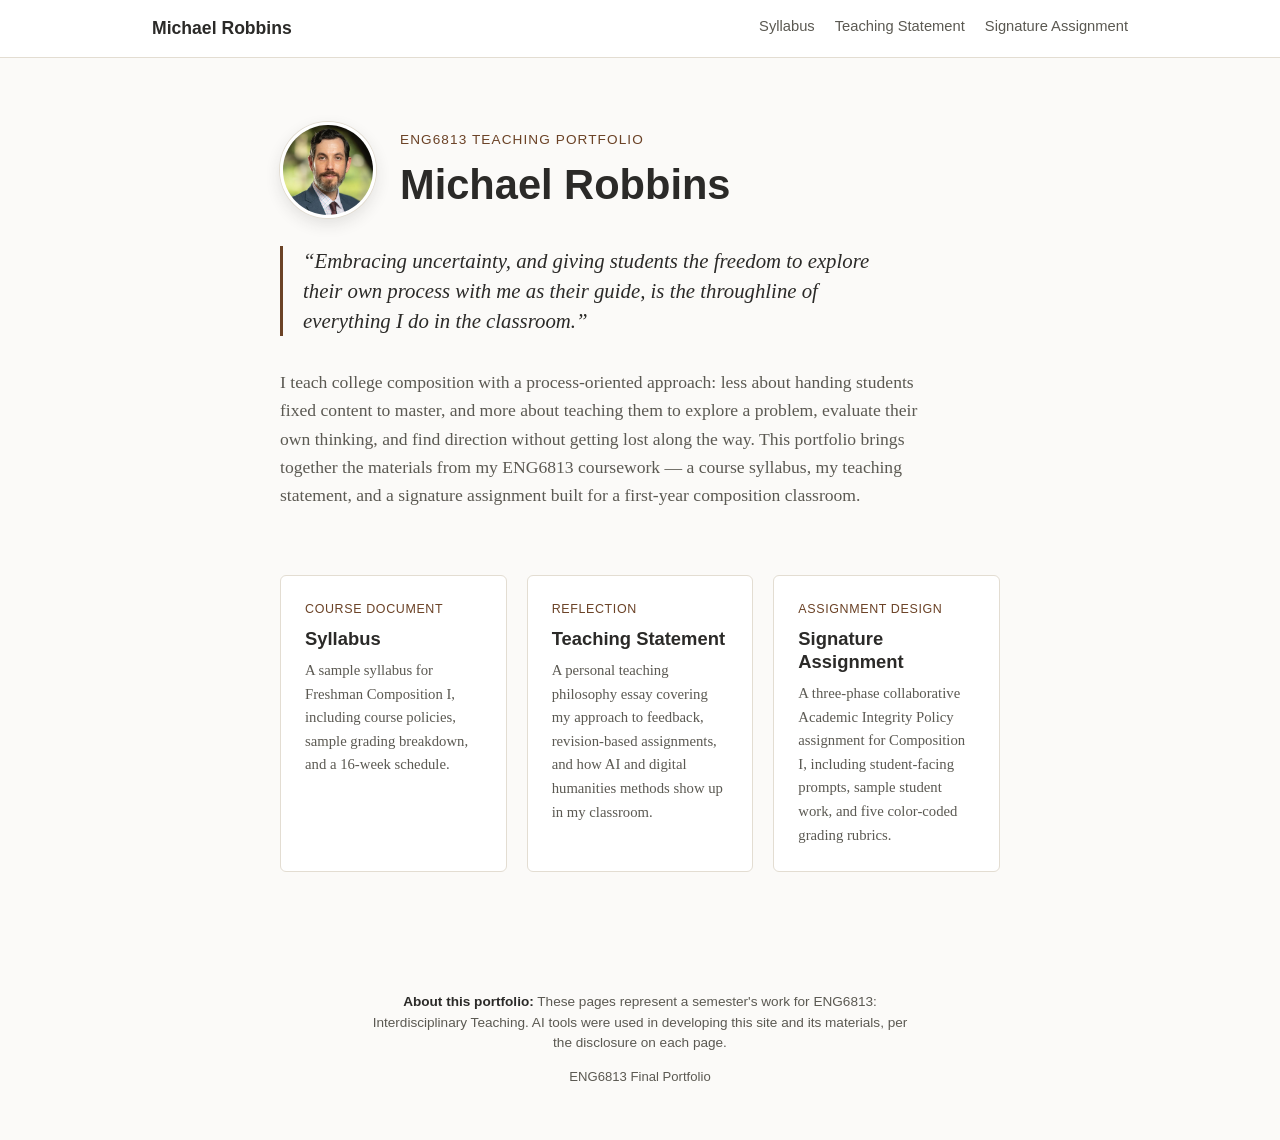
<file: index.html>
<!doctype html>
<html lang="en">
<head>
  <meta charset="utf-8">
  <meta name="viewport" content="width=device-width, initial-scale=1">
  <title>Michael Robbins — Teaching Portfolio</title>
  <meta name="description" content="Teaching portfolio for Michael Robbins: syllabus, teaching statement, and signature assignment for ENG6813.">
  <link rel="stylesheet" href="assets/style.css">
</head>
<body>

  <header class="site-header">
    <div class="site-header__inner">
      <a class="site-header__name" href="index.html">Michael Robbins</a>
      <nav class="site-nav" aria-label="Primary">
        <a href="syllabus.html">Syllabus</a>
        <a href="teaching-statement.html">Teaching Statement</a>
        <a href="signature-assignment.html">Signature Assignment</a>
      </nav>
    </div>
  </header>

  <main>
    <section class="hero">
      <div class="hero__identity">
        <img class="hero__photo" src="images/Photo of Me.jpeg" alt="Portrait of Michael Robbins">
        <div>
          <p class="hero__eyebrow">ENG6813 Teaching Portfolio</p>
          <h1>Michael Robbins</h1>
        </div>
      </div>

      <blockquote class="hero__quote">
        <p>&ldquo;Embracing uncertainty, and giving students the freedom to explore their own process with me as their guide, is the throughline of everything I do in the classroom.&rdquo;</p>
      </blockquote>

      <p class="hero__intro">
        I teach college composition with a process-oriented approach: less about
        handing students fixed content to master, and more about teaching them
        to explore a problem, evaluate their own thinking, and find direction
        without getting lost along the way. This portfolio brings together the
        materials from my ENG6813 coursework — a course syllabus, my teaching
        statement, and a signature assignment built for a first-year composition
        classroom.
      </p>
    </section>

    <section class="doc-grid" aria-label="Portfolio documents">
      <a class="doc-card" href="syllabus.html">
        <span class="doc-card__label">Course Document</span>
        <h2>Syllabus</h2>
        <p>A sample syllabus for Freshman Composition I, including course policies, sample grading breakdown, and a 16-week schedule.</p>
      </a>

      <a class="doc-card" href="teaching-statement.html">
        <span class="doc-card__label">Reflection</span>
        <h2>Teaching Statement</h2>
        <p>A personal teaching philosophy essay covering my approach to feedback, revision-based assignments, and how AI and digital humanities methods show up in my classroom.</p>
      </a>

      <a class="doc-card" href="signature-assignment.html">
        <span class="doc-card__label">Assignment Design</span>
        <h2>Signature Assignment</h2>
        <p>A three-phase collaborative Academic Integrity Policy assignment for Composition I, including student-facing prompts, sample student work, and five color-coded grading rubrics.</p>
      </a>
    </section>
  </main>

  <footer class="site-footer">
    <p class="site-footer__about"><strong>About this portfolio:</strong> These pages represent a semester's work for ENG6813: Interdisciplinary Teaching. AI tools were used in developing this site and its materials, per the disclosure on each page.</p>
    <p>ENG6813 Final Portfolio</p>
  </footer>

</body>
</html>
</file>
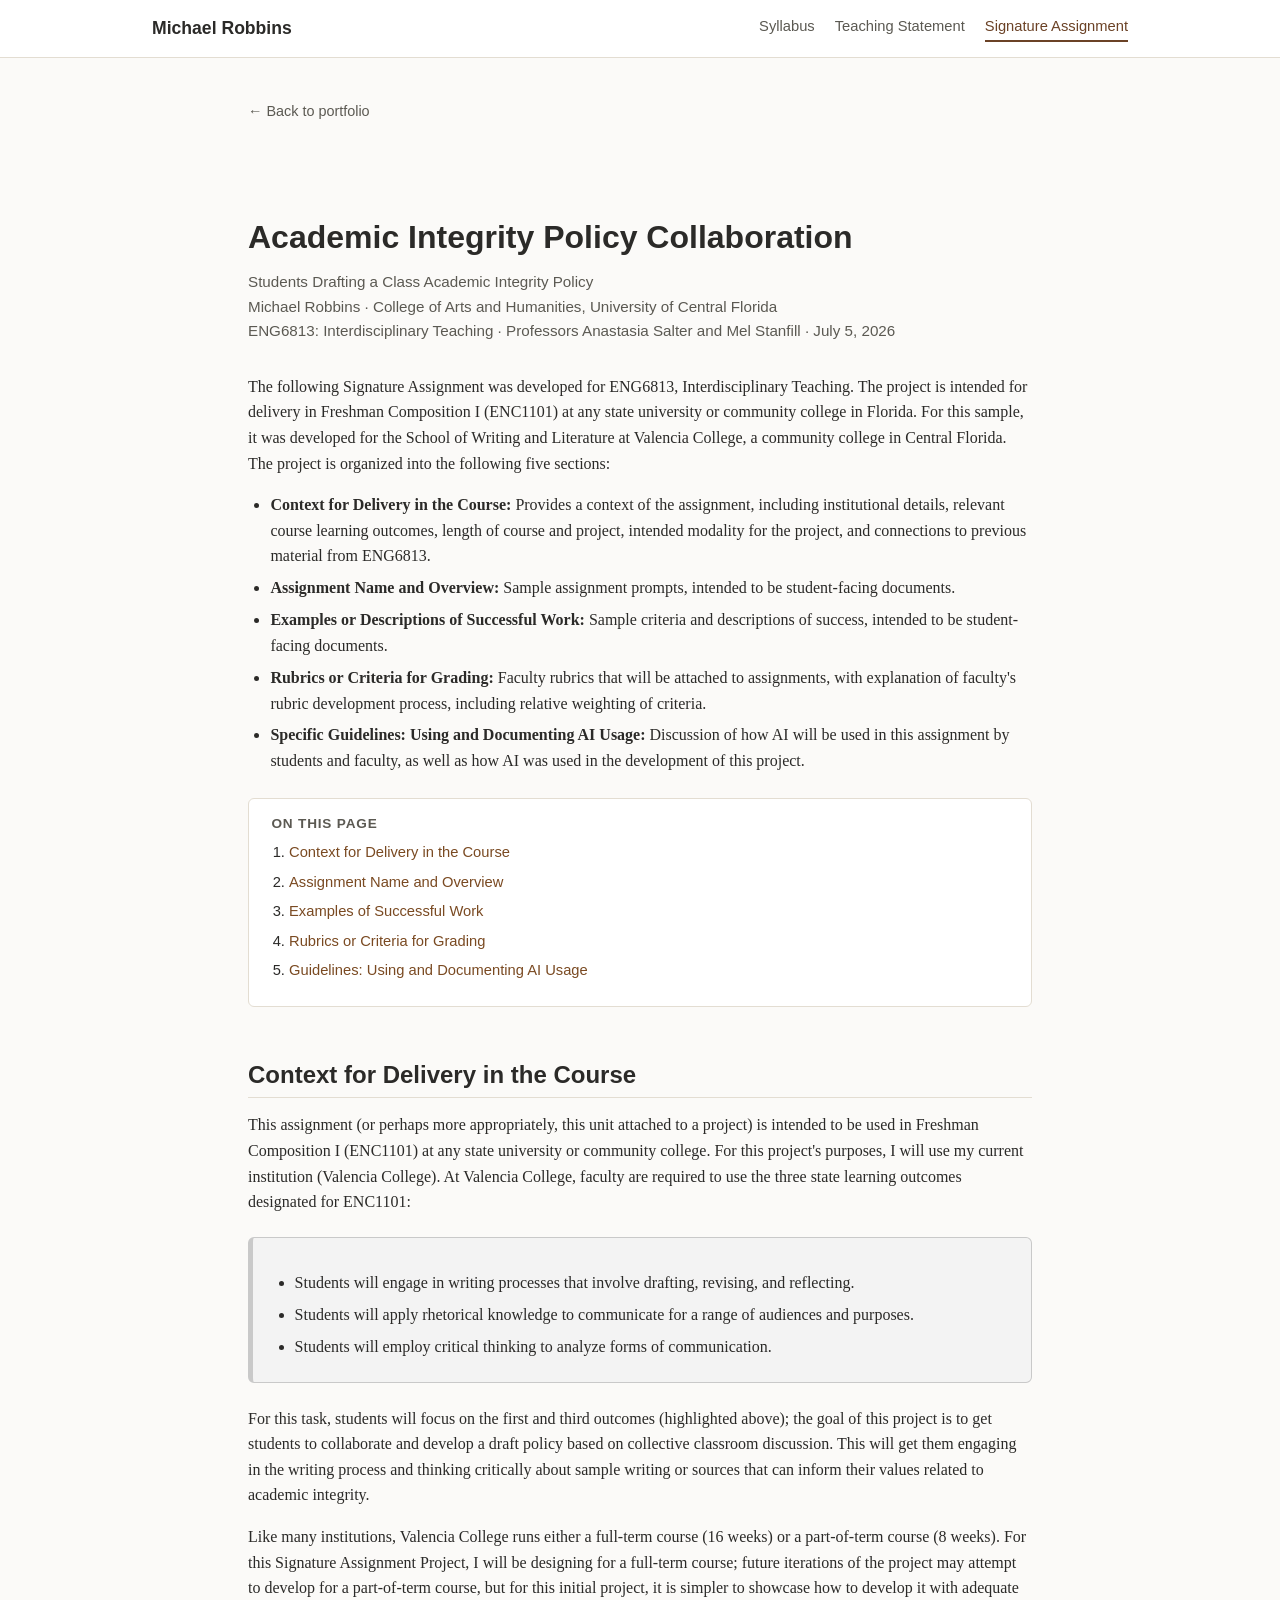
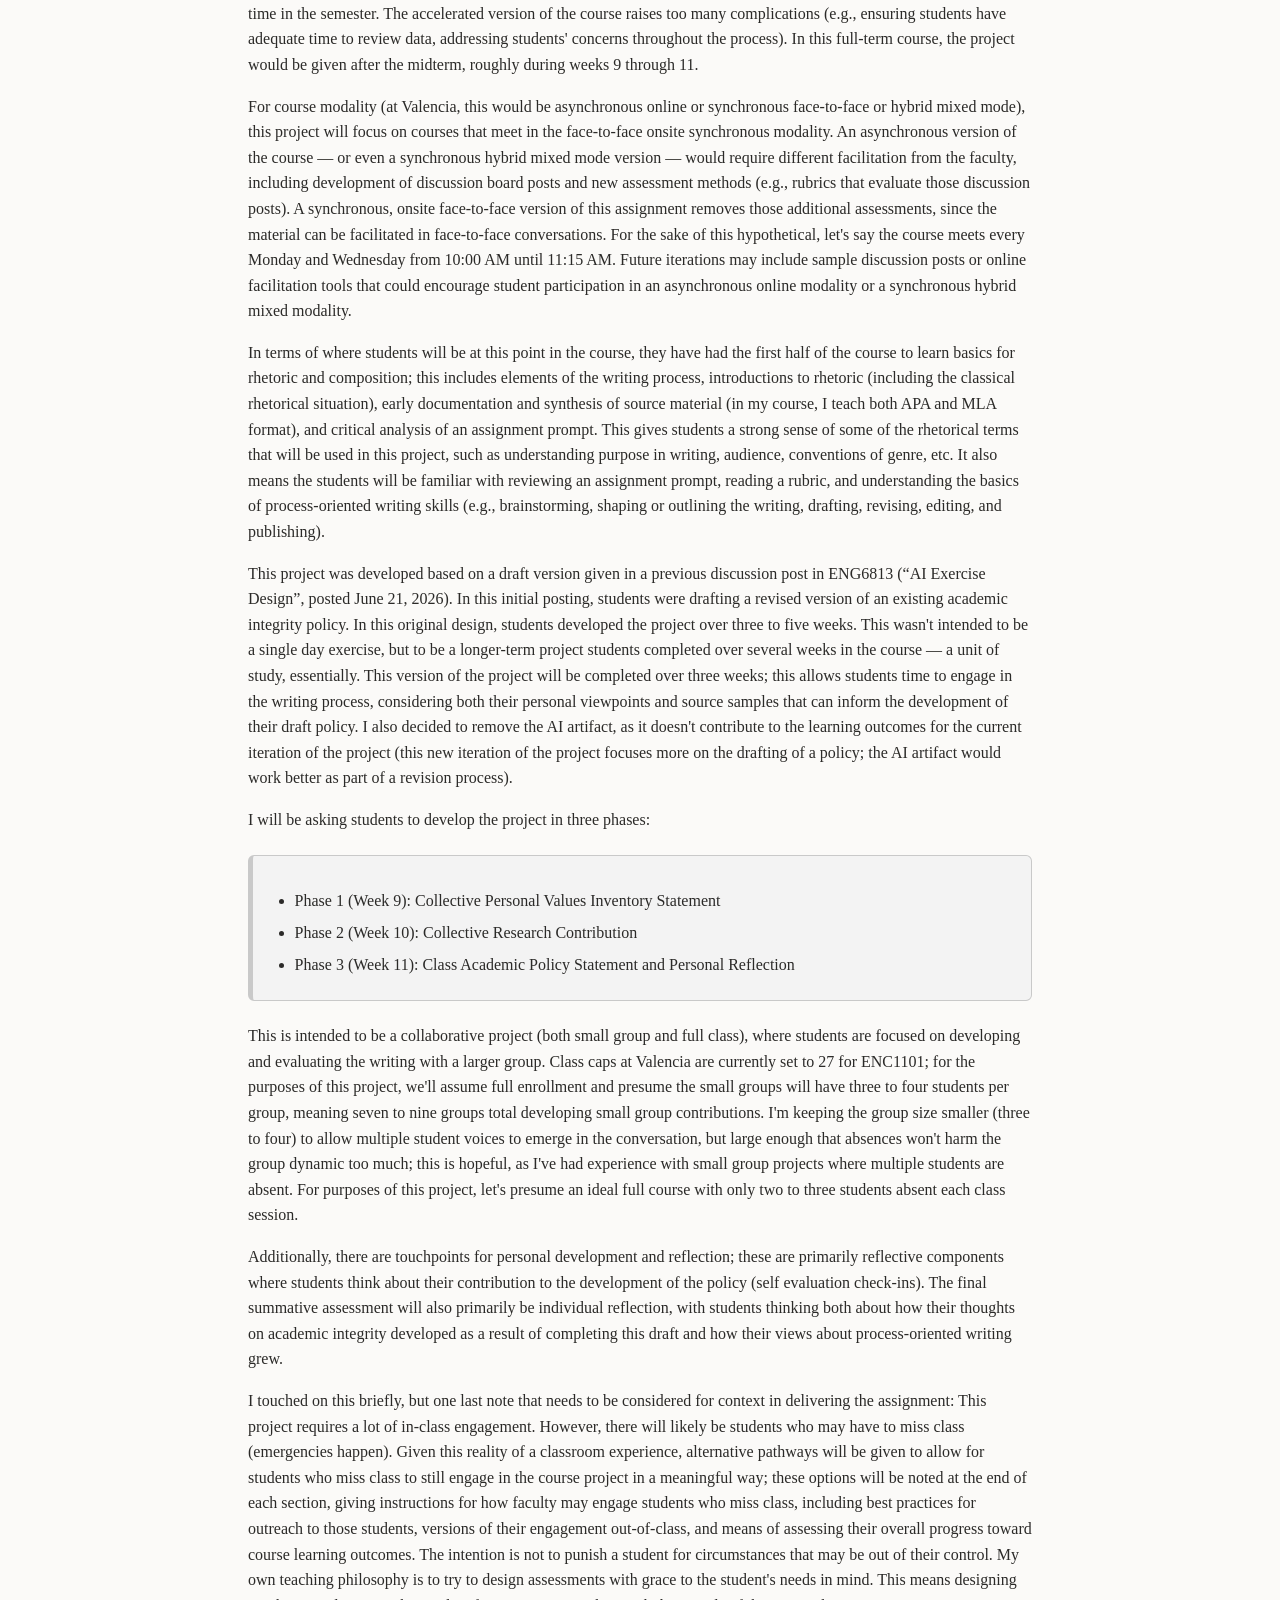
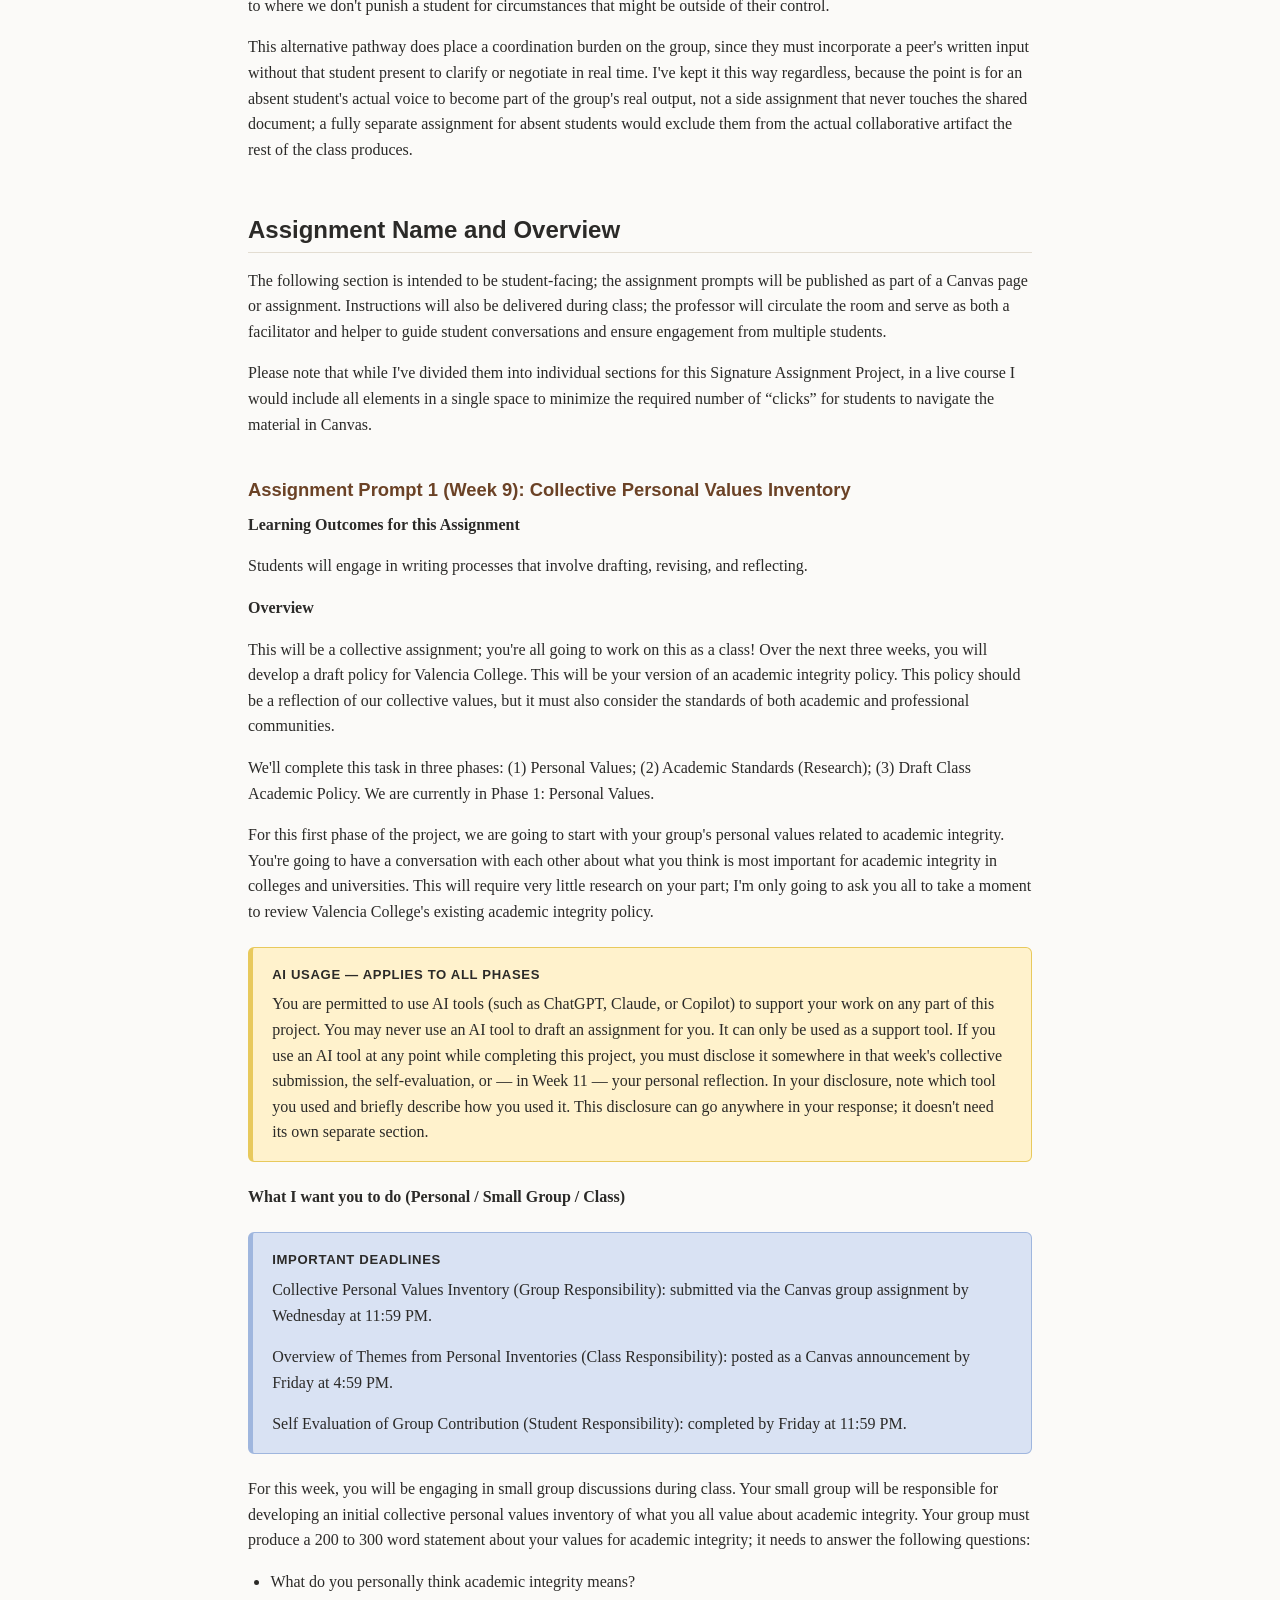
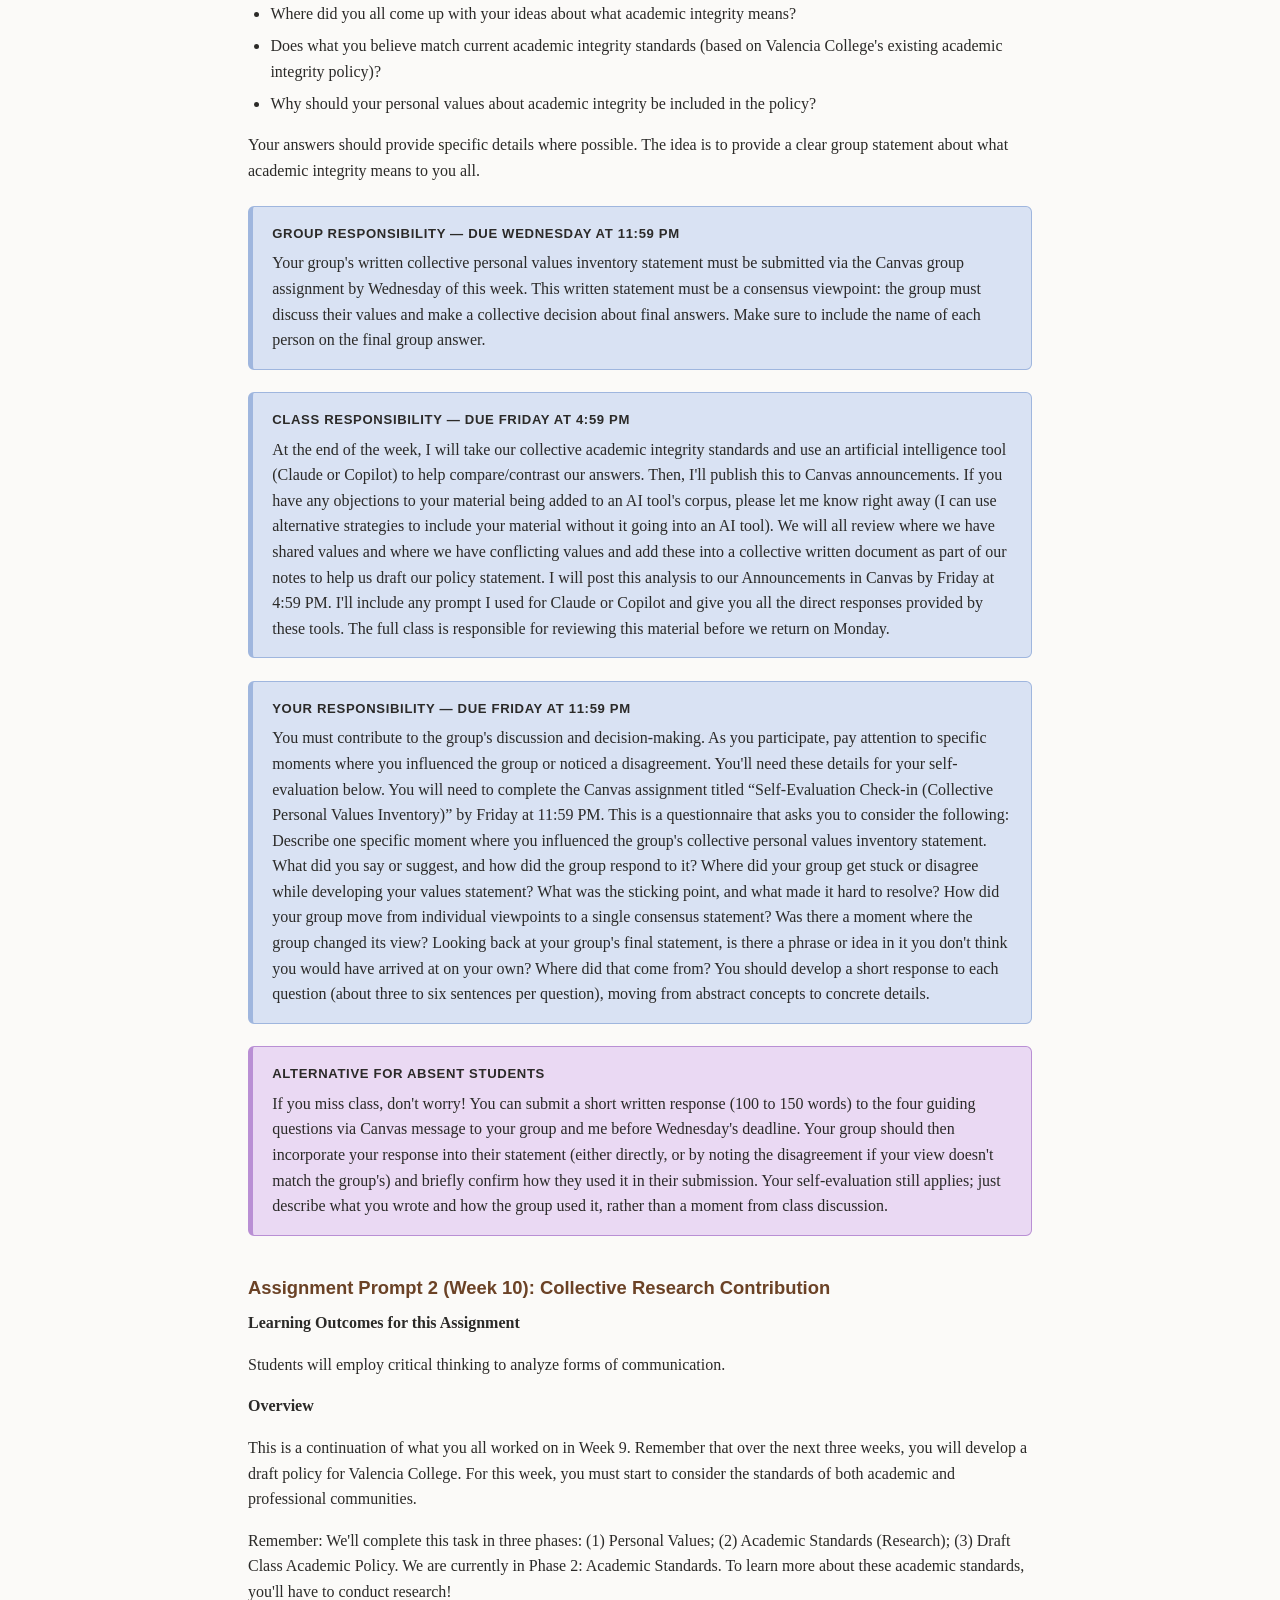
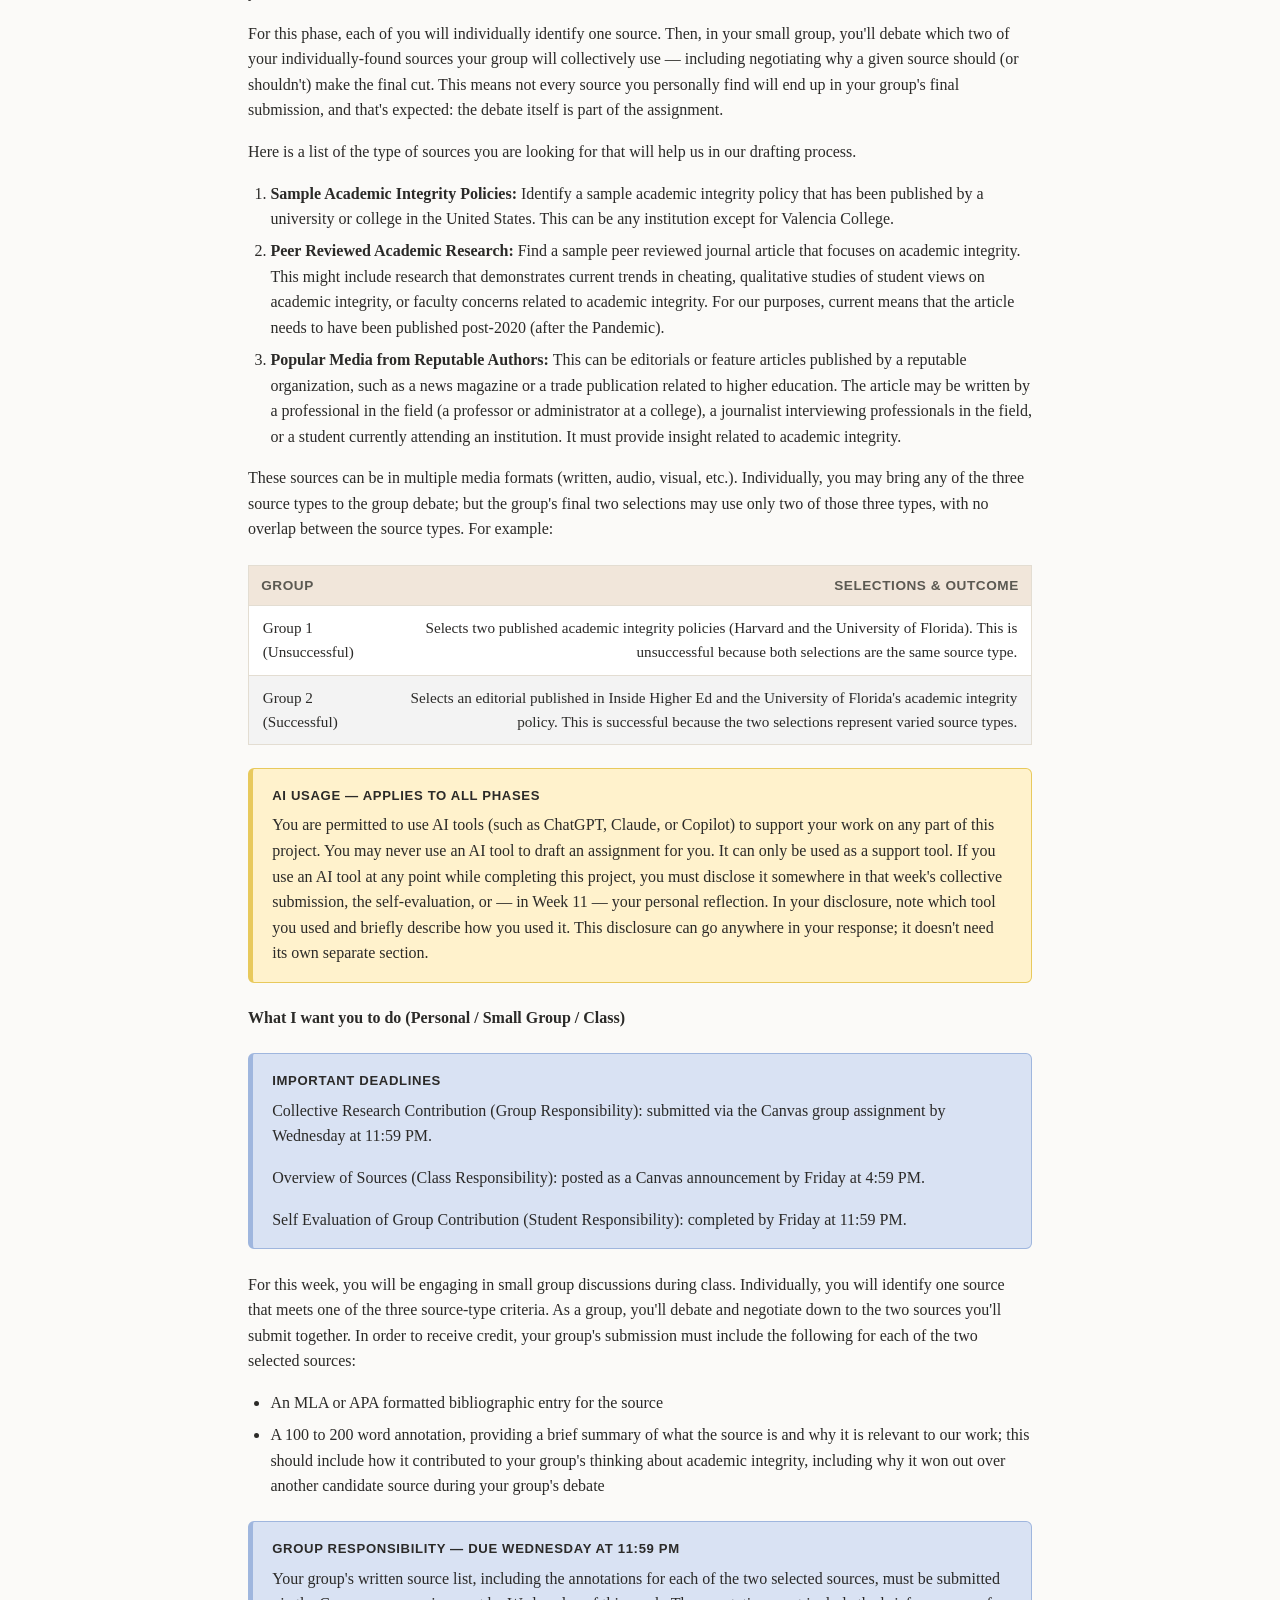
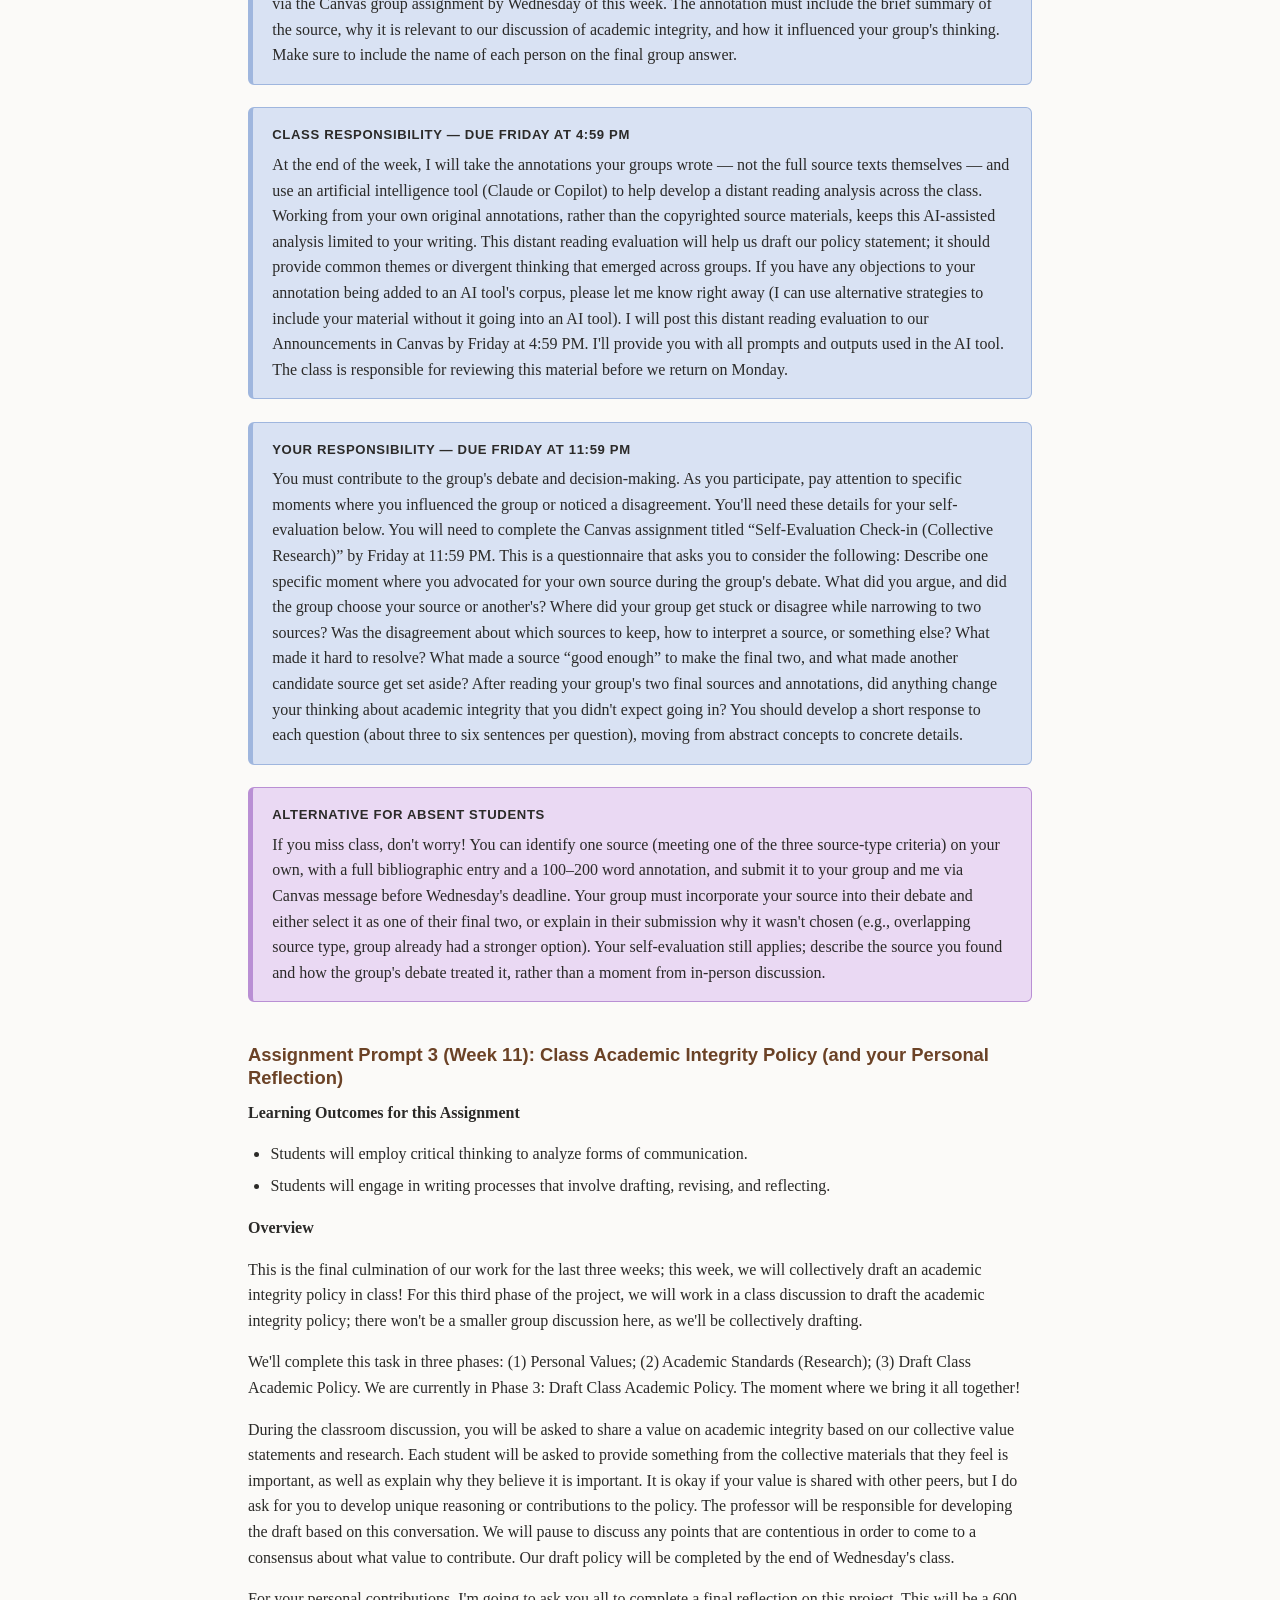
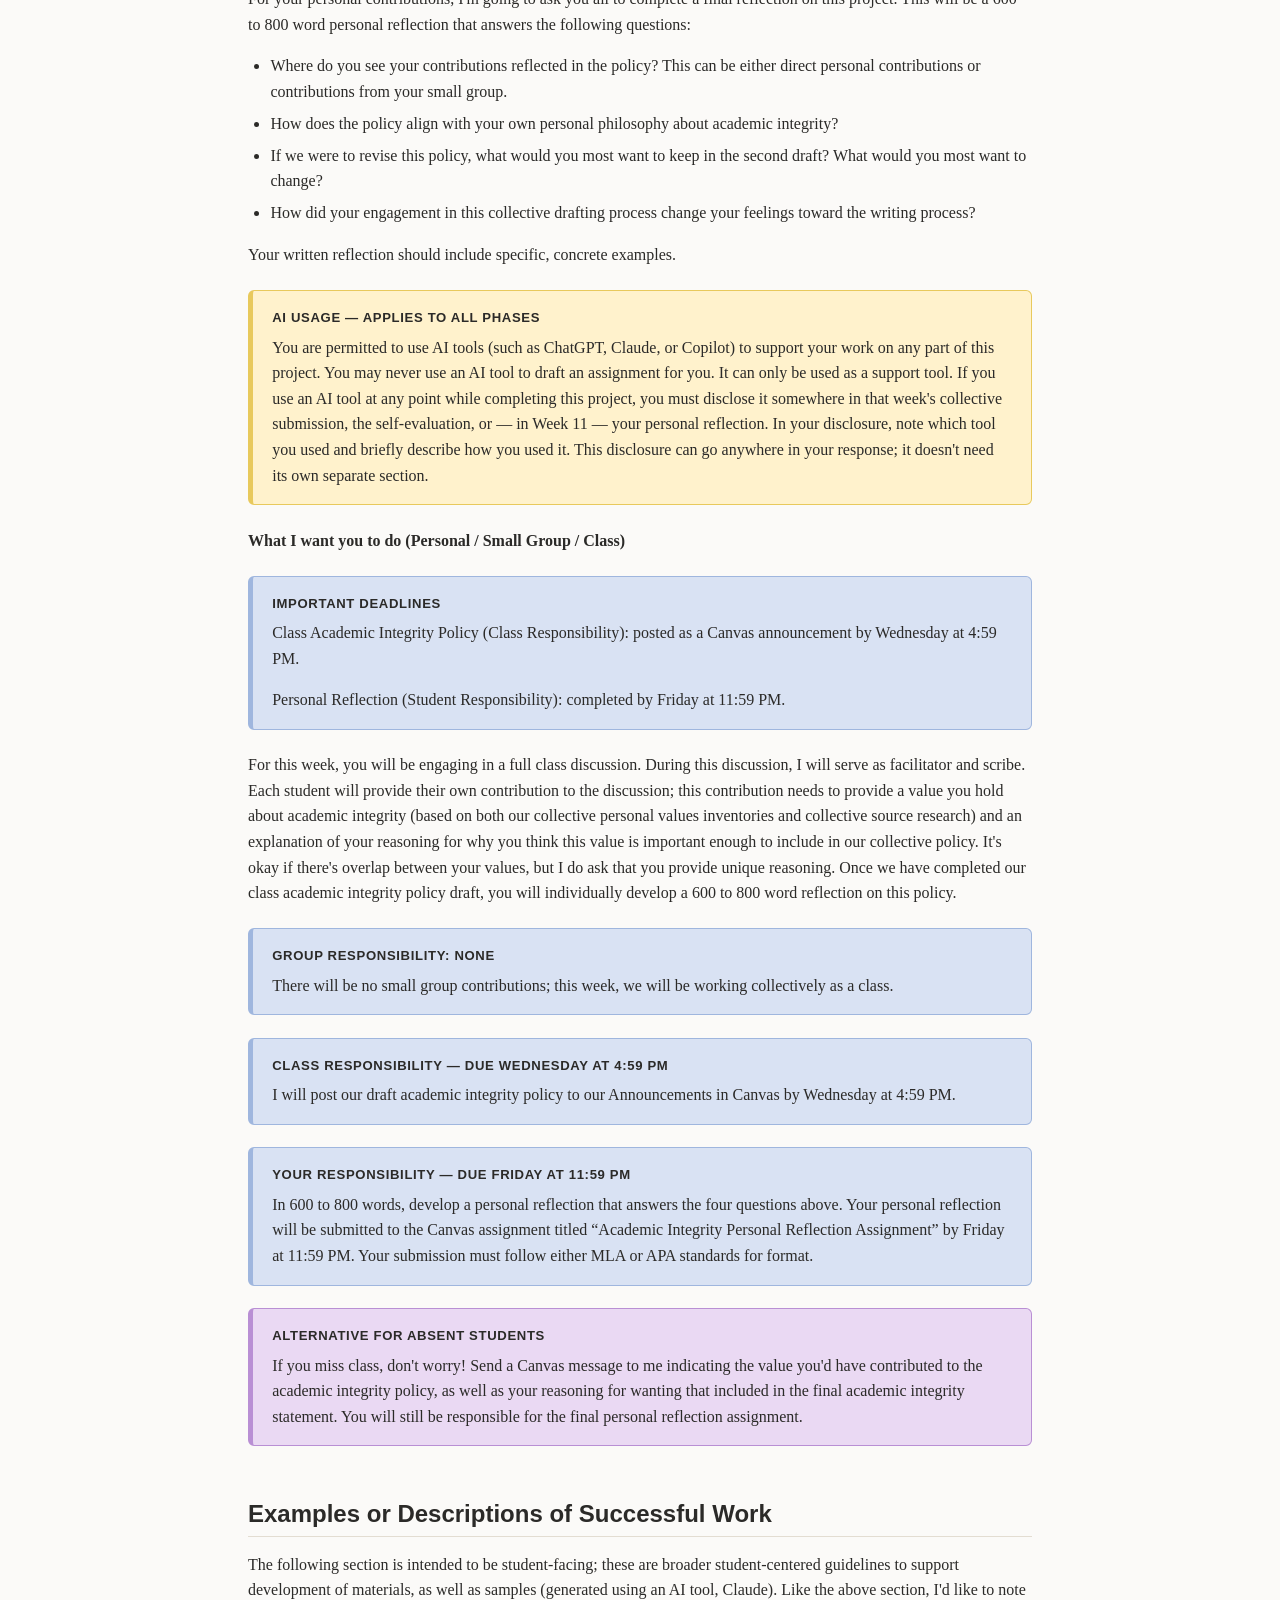
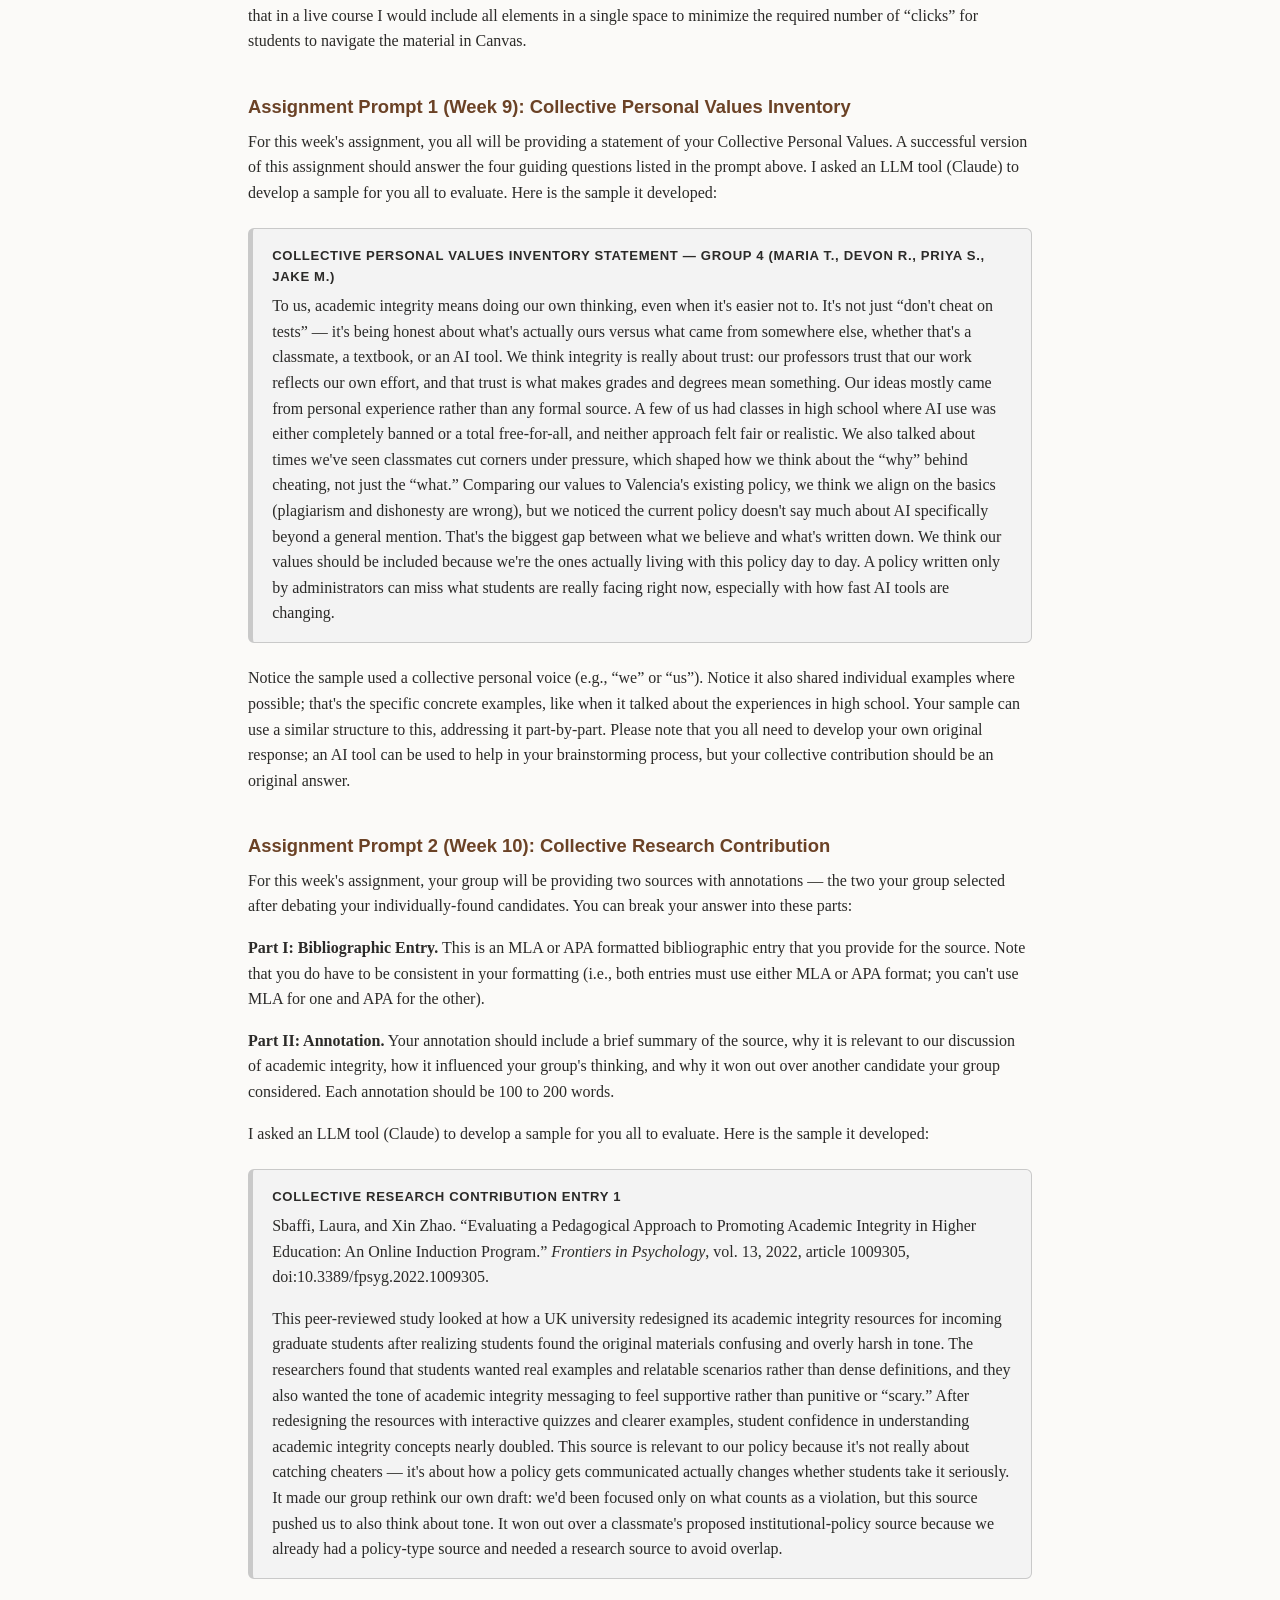
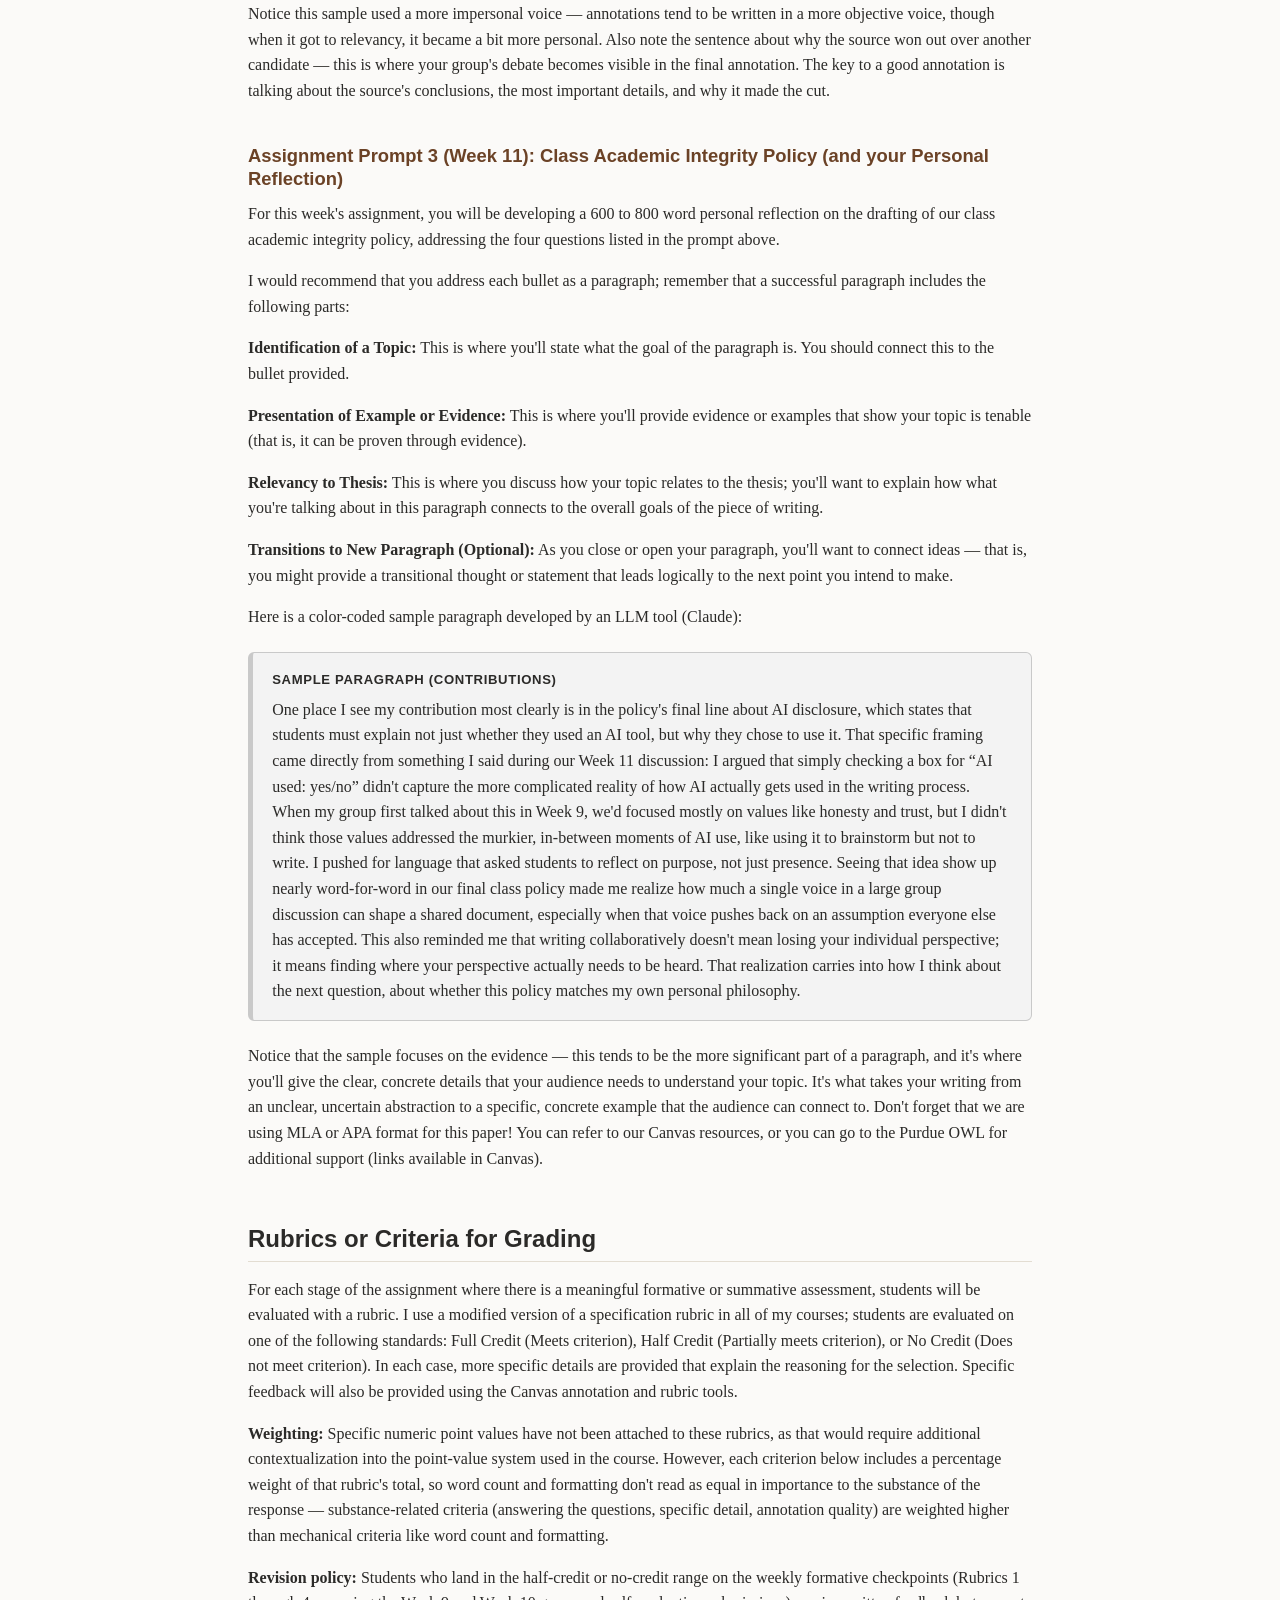
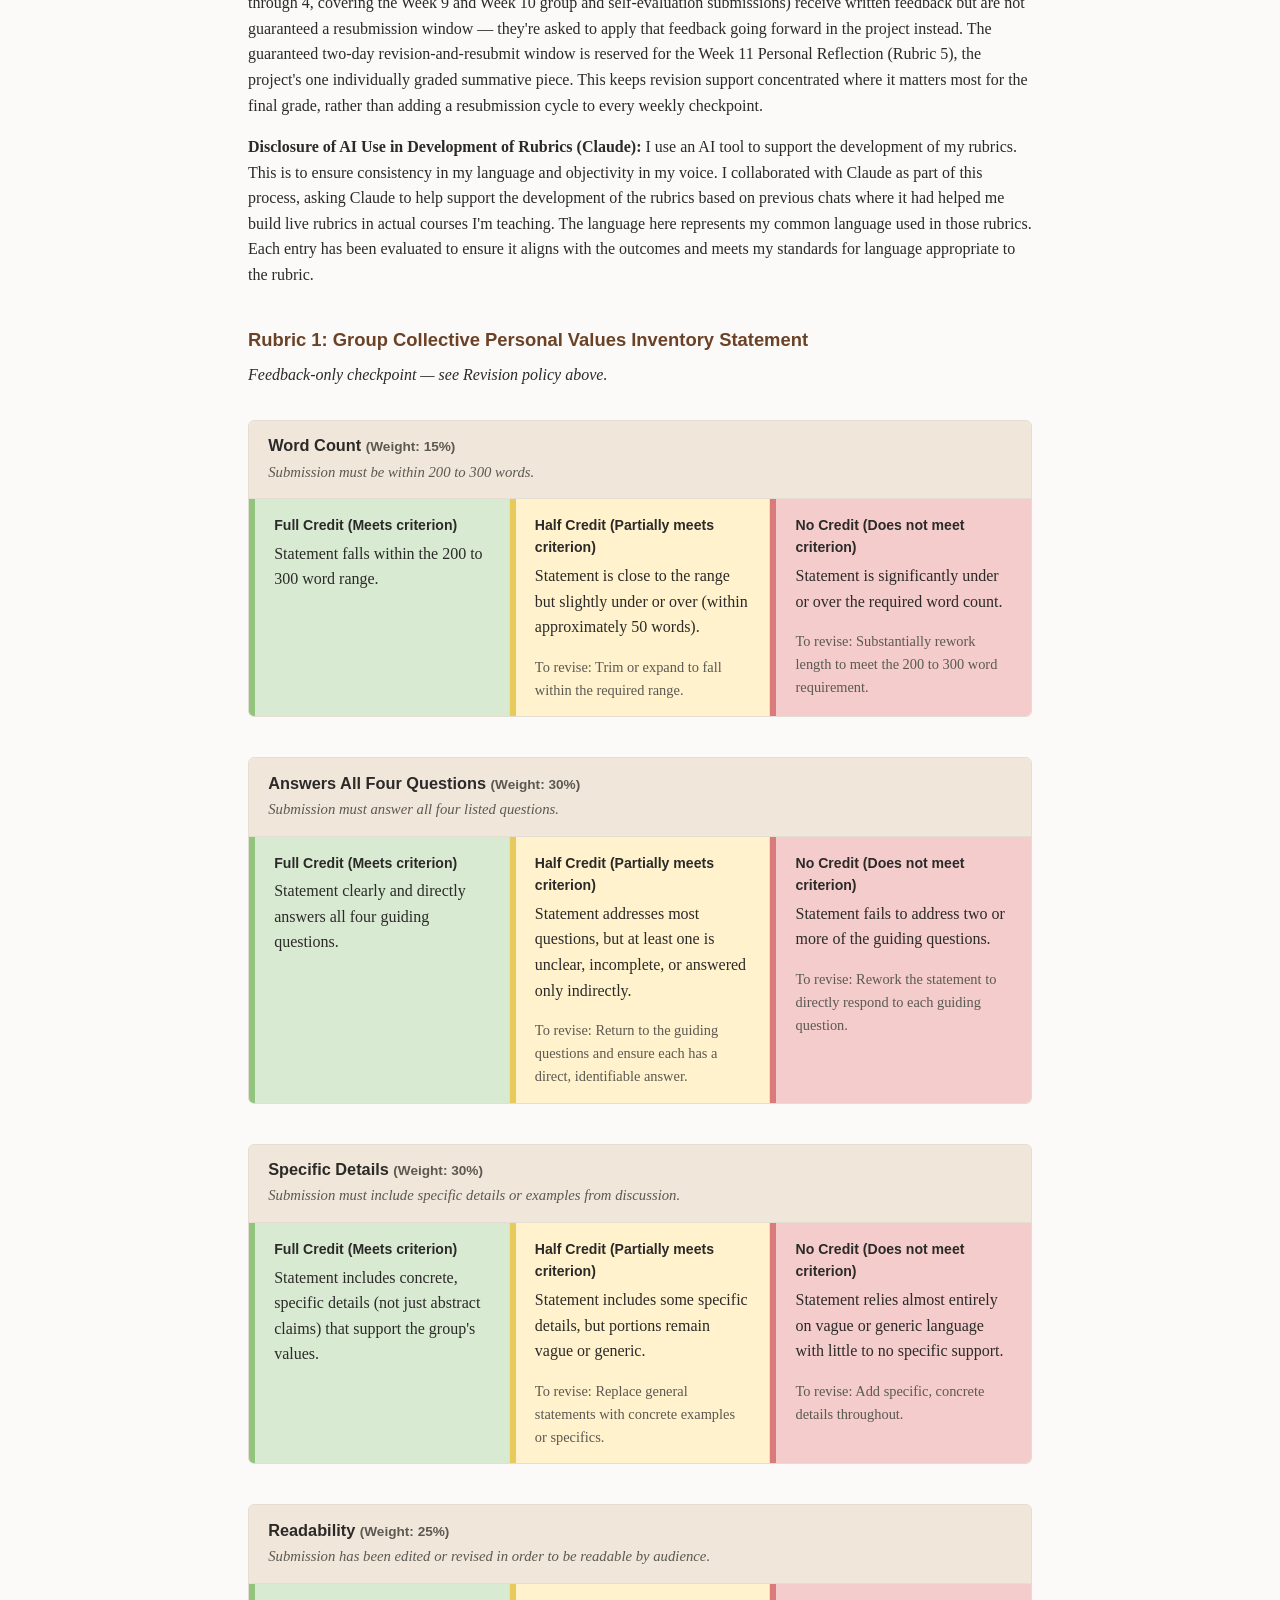
<file: signature-assignment.html>
<!doctype html>
<html lang="en">
<head>
  <meta charset="utf-8">
  <meta name="viewport" content="width=device-width, initial-scale=1">
  <title>Signature Assignment — Academic Integrity Policy Collaboration — Michael Robbins</title>
  <meta name="description" content="Students Drafting a Class Academic Integrity Policy: a collaborative signature assignment for ENC1101, with full rubrics and AI-use guidelines.">
  <link rel="stylesheet" href="assets/style.css">
</head>
<body>

  <header class="site-header">
    <div class="site-header__inner">
      <a class="site-header__name" href="index.html">Michael Robbins</a>
      <nav class="site-nav" aria-label="Primary">
        <a href="syllabus.html">Syllabus</a>
        <a href="teaching-statement.html">Teaching Statement</a>
        <a href="signature-assignment.html" aria-current="page">Signature Assignment</a>
      </nav>
    </div>
  </header>

  <main class="page page--wide">
    <a class="back-link" href="index.html">&larr; Back to portfolio</a>

    <h1>Academic Integrity Policy Collaboration</h1>
    <p class="doc-byline">
      Students Drafting a Class Academic Integrity Policy<br>
      Michael Robbins &middot; College of Arts and Humanities, University of Central Florida<br>
      ENG6813: Interdisciplinary Teaching &middot; Professors Anastasia Salter and Mel Stanfill &middot; July 5, 2026
    </p>

    <p>The following Signature Assignment was developed for ENG6813, Interdisciplinary Teaching. The project is intended for delivery in Freshman Composition I (ENC1101) at any state university or community college in Florida. For this sample, it was developed for the School of Writing and Literature at Valencia College, a community college in Central Florida. The project is organized into the following five sections:</p>

    <ul>
      <li><strong>Context for Delivery in the Course:</strong> Provides a context of the assignment, including institutional details, relevant course learning outcomes, length of course and project, intended modality for the project, and connections to previous material from ENG6813.</li>
      <li><strong>Assignment Name and Overview:</strong> Sample assignment prompts, intended to be student-facing documents.</li>
      <li><strong>Examples or Descriptions of Successful Work:</strong> Sample criteria and descriptions of success, intended to be student-facing documents.</li>
      <li><strong>Rubrics or Criteria for Grading:</strong> Faculty rubrics that will be attached to assignments, with explanation of faculty's rubric development process, including relative weighting of criteria.</li>
      <li><strong>Specific Guidelines: Using and Documenting AI Usage:</strong> Discussion of how AI will be used in this assignment by students and faculty, as well as how AI was used in the development of this project.</li>
    </ul>

    <nav class="toc" aria-label="Table of contents">
      <h2>On this page</h2>
      <ol>
        <li><a href="#context">Context for Delivery in the Course</a></li>
        <li><a href="#overview">Assignment Name and Overview</a></li>
        <li><a href="#examples">Examples of Successful Work</a></li>
        <li><a href="#rubrics">Rubrics or Criteria for Grading</a></li>
        <li><a href="#ai-guidelines">Guidelines: Using and Documenting AI Usage</a></li>
      </ol>
    </nav>

    <h2 id="context">Context for Delivery in the Course</h2>

    <p>This assignment (or perhaps more appropriately, this unit attached to a project) is intended to be used in Freshman Composition I (ENC1101) at any state university or community college. For this project's purposes, I will use my current institution (Valencia College). At Valencia College, faculty are required to use the three state learning outcomes designated for ENC1101:</p>

    <div class="callout callout--sample">
      <ul style="margin-bottom:0">
        <li>Students will engage in writing processes that involve drafting, revising, and reflecting.</li>
        <li>Students will apply rhetorical knowledge to communicate for a range of audiences and purposes.</li>
        <li>Students will employ critical thinking to analyze forms of communication.</li>
      </ul>
    </div>

    <p>For this task, students will focus on the first and third outcomes (highlighted above); the goal of this project is to get students to collaborate and develop a draft policy based on collective classroom discussion. This will get them engaging in the writing process and thinking critically about sample writing or sources that can inform their values related to academic integrity.</p>

    <p>Like many institutions, Valencia College runs either a full-term course (16 weeks) or a part-of-term course (8 weeks). For this Signature Assignment Project, I will be designing for a full-term course; future iterations of the project may attempt to develop for a part-of-term course, but for this initial project, it is simpler to showcase how to develop it with adequate time in the semester. The accelerated version of the course raises too many complications (e.g., ensuring students have adequate time to review data, addressing students' concerns throughout the process). In this full-term course, the project would be given after the midterm, roughly during weeks 9 through 11.</p>

    <p>For course modality (at Valencia, this would be asynchronous online or synchronous face-to-face or hybrid mixed mode), this project will focus on courses that meet in the face-to-face onsite synchronous modality. An asynchronous version of the course &mdash; or even a synchronous hybrid mixed mode version &mdash; would require different facilitation from the faculty, including development of discussion board posts and new assessment methods (e.g., rubrics that evaluate those discussion posts). A synchronous, onsite face-to-face version of this assignment removes those additional assessments, since the material can be facilitated in face-to-face conversations. For the sake of this hypothetical, let's say the course meets every Monday and Wednesday from 10:00 AM until 11:15 AM. Future iterations may include sample discussion posts or online facilitation tools that could encourage student participation in an asynchronous online modality or a synchronous hybrid mixed modality.</p>

    <p>In terms of where students will be at this point in the course, they have had the first half of the course to learn basics for rhetoric and composition; this includes elements of the writing process, introductions to rhetoric (including the classical rhetorical situation), early documentation and synthesis of source material (in my course, I teach both APA and MLA format), and critical analysis of an assignment prompt. This gives students a strong sense of some of the rhetorical terms that will be used in this project, such as understanding purpose in writing, audience, conventions of genre, etc. It also means the students will be familiar with reviewing an assignment prompt, reading a rubric, and understanding the basics of process-oriented writing skills (e.g., brainstorming, shaping or outlining the writing, drafting, revising, editing, and publishing).</p>

    <p>This project was developed based on a draft version given in a previous discussion post in ENG6813 (&ldquo;AI Exercise Design&rdquo;, posted June 21, 2026). In this initial posting, students were drafting a revised version of an existing academic integrity policy. In this original design, students developed the project over three to five weeks. This wasn't intended to be a single day exercise, but to be a longer-term project students completed over several weeks in the course &mdash; a unit of study, essentially. This version of the project will be completed over three weeks; this allows students time to engage in the writing process, considering both their personal viewpoints and source samples that can inform the development of their draft policy. I also decided to remove the AI artifact, as it doesn't contribute to the learning outcomes for the current iteration of the project (this new iteration of the project focuses more on the drafting of a policy; the AI artifact would work better as part of a revision process).</p>

    <p>I will be asking students to develop the project in three phases:</p>

    <div class="callout callout--sample">
      <ul style="margin-bottom:0">
        <li>Phase 1 (Week 9): Collective Personal Values Inventory Statement</li>
        <li>Phase 2 (Week 10): Collective Research Contribution</li>
        <li>Phase 3 (Week 11): Class Academic Policy Statement and Personal Reflection</li>
      </ul>
    </div>

    <p>This is intended to be a collaborative project (both small group and full class), where students are focused on developing and evaluating the writing with a larger group. Class caps at Valencia are currently set to 27 for ENC1101; for the purposes of this project, we'll assume full enrollment and presume the small groups will have three to four students per group, meaning seven to nine groups total developing small group contributions. I'm keeping the group size smaller (three to four) to allow multiple student voices to emerge in the conversation, but large enough that absences won't harm the group dynamic too much; this is hopeful, as I've had experience with small group projects where multiple students are absent. For purposes of this project, let's presume an ideal full course with only two to three students absent each class session.</p>

    <p>Additionally, there are touchpoints for personal development and reflection; these are primarily reflective components where students think about their contribution to the development of the policy (self evaluation check-ins). The final summative assessment will also primarily be individual reflection, with students thinking both about how their thoughts on academic integrity developed as a result of completing this draft and how their views about process-oriented writing grew.</p>

    <p>I touched on this briefly, but one last note that needs to be considered for context in delivering the assignment: This project requires a lot of in-class engagement. However, there will likely be students who may have to miss class (emergencies happen). Given this reality of a classroom experience, alternative pathways will be given to allow for students who miss class to still engage in the course project in a meaningful way; these options will be noted at the end of each section, giving instructions for how faculty may engage students who miss class, including best practices for outreach to those students, versions of their engagement out-of-class, and means of assessing their overall progress toward course learning outcomes. The intention is not to punish a student for circumstances that may be out of their control. My own teaching philosophy is to try to design assessments with grace to the student's needs in mind. This means designing to where we don't punish a student for circumstances that might be outside of their control.</p>

    <p>This alternative pathway does place a coordination burden on the group, since they must incorporate a peer's written input without that student present to clarify or negotiate in real time. I've kept it this way regardless, because the point is for an absent student's actual voice to become part of the group's real output, not a side assignment that never touches the shared document; a fully separate assignment for absent students would exclude them from the actual collaborative artifact the rest of the class produces.</p>

    <h2 id="overview">Assignment Name and Overview</h2>

    <p>The following section is intended to be student-facing; the assignment prompts will be published as part of a Canvas page or assignment. Instructions will also be delivered during class; the professor will circulate the room and serve as both a facilitator and helper to guide student conversations and ensure engagement from multiple students.</p>

    <p>Please note that while I've divided them into individual sections for this Signature Assignment Project, in a live course I would include all elements in a single space to minimize the required number of &ldquo;clicks&rdquo; for students to navigate the material in Canvas.</p>

    <h3 id="prompt-1">Assignment Prompt 1 (Week 9): Collective Personal Values Inventory</h3>

    <p><strong>Learning Outcomes for this Assignment</strong></p>
    <p>Students will engage in writing processes that involve drafting, revising, and reflecting.</p>

    <p><strong>Overview</strong></p>
    <p>This will be a collective assignment; you're all going to work on this as a class! Over the next three weeks, you will develop a draft policy for Valencia College. This will be your version of an academic integrity policy. This policy should be a reflection of our collective values, but it must also consider the standards of both academic and professional communities.</p>
    <p>We'll complete this task in three phases: (1) Personal Values; (2) Academic Standards (Research); (3) Draft Class Academic Policy. We are currently in Phase 1: Personal Values.</p>
    <p>For this first phase of the project, we are going to start with your group's personal values related to academic integrity. You're going to have a conversation with each other about what you think is most important for academic integrity in colleges and universities. This will require very little research on your part; I'm only going to ask you all to take a moment to review Valencia College's existing academic integrity policy.</p>

    <div class="callout callout--ai">
      <span class="callout__label">AI Usage &mdash; Applies to All Phases</span>
      <p>You are permitted to use AI tools (such as ChatGPT, Claude, or Copilot) to support your work on any part of this project. You may never use an AI tool to draft an assignment for you. It can only be used as a support tool. If you use an AI tool at any point while completing this project, you must disclose it somewhere in that week's collective submission, the self-evaluation, or &mdash; in Week 11 &mdash; your personal reflection. In your disclosure, note which tool you used and briefly describe how you used it. This disclosure can go anywhere in your response; it doesn't need its own separate section.</p>
    </div>

    <p><strong>What I want you to do (Personal / Small Group / Class)</strong></p>

    <div class="callout callout--deadline">
      <span class="callout__label">Important Deadlines</span>
      <p>Collective Personal Values Inventory (Group Responsibility): submitted via the Canvas group assignment by Wednesday at 11:59 PM.</p>
      <p>Overview of Themes from Personal Inventories (Class Responsibility): posted as a Canvas announcement by Friday at 4:59 PM.</p>
      <p>Self Evaluation of Group Contribution (Student Responsibility): completed by Friday at 11:59 PM.</p>
    </div>

    <p>For this week, you will be engaging in small group discussions during class. Your small group will be responsible for developing an initial collective personal values inventory of what you all value about academic integrity. Your group must produce a 200 to 300 word statement about your values for academic integrity; it needs to answer the following questions:</p>
    <ul>
      <li>What do you personally think academic integrity means?</li>
      <li>Where did you all come up with your ideas about what academic integrity means?</li>
      <li>Does what you believe match current academic integrity standards (based on Valencia College's existing academic integrity policy)?</li>
      <li>Why should your personal values about academic integrity be included in the policy?</li>
    </ul>
    <p>Your answers should provide specific details where possible. The idea is to provide a clear group statement about what academic integrity means to you all.</p>

    <div class="callout callout--deadline">
      <span class="callout__label">Group Responsibility &mdash; Due Wednesday at 11:59 PM</span>
      <p>Your group's written collective personal values inventory statement must be submitted via the Canvas group assignment by Wednesday of this week. This written statement must be a consensus viewpoint: the group must discuss their values and make a collective decision about final answers. Make sure to include the name of each person on the final group answer.</p>
    </div>

    <div class="callout callout--deadline">
      <span class="callout__label">Class Responsibility &mdash; Due Friday at 4:59 PM</span>
      <p>At the end of the week, I will take our collective academic integrity standards and use an artificial intelligence tool (Claude or Copilot) to help compare/contrast our answers. Then, I'll publish this to Canvas announcements. If you have any objections to your material being added to an AI tool's corpus, please let me know right away (I can use alternative strategies to include your material without it going into an AI tool). We will all review where we have shared values and where we have conflicting values and add these into a collective written document as part of our notes to help us draft our policy statement. I will post this analysis to our Announcements in Canvas by Friday at 4:59 PM. I'll include any prompt I used for Claude or Copilot and give you all the direct responses provided by these tools. The full class is responsible for reviewing this material before we return on Monday.</p>
    </div>

    <div class="callout callout--deadline">
      <span class="callout__label">Your Responsibility &mdash; Due Friday at 11:59 PM</span>
      <p>You must contribute to the group's discussion and decision-making. As you participate, pay attention to specific moments where you influenced the group or noticed a disagreement. You'll need these details for your self-evaluation below. You will need to complete the Canvas assignment titled &ldquo;Self-Evaluation Check-in (Collective Personal Values Inventory)&rdquo; by Friday at 11:59 PM. This is a questionnaire that asks you to consider the following: Describe one specific moment where you influenced the group's collective personal values inventory statement. What did you say or suggest, and how did the group respond to it? Where did your group get stuck or disagree while developing your values statement? What was the sticking point, and what made it hard to resolve? How did your group move from individual viewpoints to a single consensus statement? Was there a moment where the group changed its view? Looking back at your group's final statement, is there a phrase or idea in it you don't think you would have arrived at on your own? Where did that come from? You should develop a short response to each question (about three to six sentences per question), moving from abstract concepts to concrete details.</p>
    </div>

    <div class="callout callout--alt">
      <span class="callout__label">Alternative for Absent Students</span>
      <p>If you miss class, don't worry! You can submit a short written response (100 to 150 words) to the four guiding questions via Canvas message to your group and me before Wednesday's deadline. Your group should then incorporate your response into their statement (either directly, or by noting the disagreement if your view doesn't match the group's) and briefly confirm how they used it in their submission. Your self-evaluation still applies; just describe what you wrote and how the group used it, rather than a moment from class discussion.</p>
    </div>

    <h3 id="prompt-2">Assignment Prompt 2 (Week 10): Collective Research Contribution</h3>

    <p><strong>Learning Outcomes for this Assignment</strong></p>
    <p>Students will employ critical thinking to analyze forms of communication.</p>

    <p><strong>Overview</strong></p>
    <p>This is a continuation of what you all worked on in Week 9. Remember that over the next three weeks, you will develop a draft policy for Valencia College. For this week, you must start to consider the standards of both academic and professional communities.</p>
    <p>Remember: We'll complete this task in three phases: (1) Personal Values; (2) Academic Standards (Research); (3) Draft Class Academic Policy. We are currently in Phase 2: Academic Standards. To learn more about these academic standards, you'll have to conduct research!</p>
    <p>For this phase, each of you will individually identify one source. Then, in your small group, you'll debate which two of your individually-found sources your group will collectively use &mdash; including negotiating why a given source should (or shouldn't) make the final cut. This means not every source you personally find will end up in your group's final submission, and that's expected: the debate itself is part of the assignment.</p>
    <p>Here is a list of the type of sources you are looking for that will help us in our drafting process.</p>
    <ol>
      <li><strong>Sample Academic Integrity Policies:</strong> Identify a sample academic integrity policy that has been published by a university or college in the United States. This can be any institution except for Valencia College.</li>
      <li><strong>Peer Reviewed Academic Research:</strong> Find a sample peer reviewed journal article that focuses on academic integrity. This might include research that demonstrates current trends in cheating, qualitative studies of student views on academic integrity, or faculty concerns related to academic integrity. For our purposes, current means that the article needs to have been published post-2020 (after the Pandemic).</li>
      <li><strong>Popular Media from Reputable Authors:</strong> This can be editorials or feature articles published by a reputable organization, such as a news magazine or a trade publication related to higher education. The article may be written by a professional in the field (a professor or administrator at a college), a journalist interviewing professionals in the field, or a student currently attending an institution. It must provide insight related to academic integrity.</li>
    </ol>
    <p>These sources can be in multiple media formats (written, audio, visual, etc.). Individually, you may bring any of the three source types to the group debate; but the group's final two selections may use only two of those three types, with no overlap between the source types. For example:</p>

    <table class="data-table">
      <caption class="visually-hidden">Example source-type selections</caption>
      <thead>
        <tr><th scope="col">Group</th><th scope="col">Selections &amp; Outcome</th></tr>
      </thead>
      <tbody>
        <tr><td>Group 1 (Unsuccessful)</td><td>Selects two published academic integrity policies (Harvard and the University of Florida). This is unsuccessful because both selections are the same source type.</td></tr>
        <tr><td>Group 2 (Successful)</td><td>Selects an editorial published in Inside Higher Ed and the University of Florida's academic integrity policy. This is successful because the two selections represent varied source types.</td></tr>
      </tbody>
    </table>

    <div class="callout callout--ai">
      <span class="callout__label">AI Usage &mdash; Applies to All Phases</span>
      <p>You are permitted to use AI tools (such as ChatGPT, Claude, or Copilot) to support your work on any part of this project. You may never use an AI tool to draft an assignment for you. It can only be used as a support tool. If you use an AI tool at any point while completing this project, you must disclose it somewhere in that week's collective submission, the self-evaluation, or &mdash; in Week 11 &mdash; your personal reflection. In your disclosure, note which tool you used and briefly describe how you used it. This disclosure can go anywhere in your response; it doesn't need its own separate section.</p>
    </div>

    <p><strong>What I want you to do (Personal / Small Group / Class)</strong></p>

    <div class="callout callout--deadline">
      <span class="callout__label">Important Deadlines</span>
      <p>Collective Research Contribution (Group Responsibility): submitted via the Canvas group assignment by Wednesday at 11:59 PM.</p>
      <p>Overview of Sources (Class Responsibility): posted as a Canvas announcement by Friday at 4:59 PM.</p>
      <p>Self Evaluation of Group Contribution (Student Responsibility): completed by Friday at 11:59 PM.</p>
    </div>

    <p>For this week, you will be engaging in small group discussions during class. Individually, you will identify one source that meets one of the three source-type criteria. As a group, you'll debate and negotiate down to the two sources you'll submit together. In order to receive credit, your group's submission must include the following for each of the two selected sources:</p>
    <ul>
      <li>An MLA or APA formatted bibliographic entry for the source</li>
      <li>A 100 to 200 word annotation, providing a brief summary of what the source is and why it is relevant to our work; this should include how it contributed to your group's thinking about academic integrity, including why it won out over another candidate source during your group's debate</li>
    </ul>

    <div class="callout callout--deadline">
      <span class="callout__label">Group Responsibility &mdash; Due Wednesday at 11:59 PM</span>
      <p>Your group's written source list, including the annotations for each of the two selected sources, must be submitted via the Canvas group assignment by Wednesday of this week. The annotation must include the brief summary of the source, why it is relevant to our discussion of academic integrity, and how it influenced your group's thinking. Make sure to include the name of each person on the final group answer.</p>
    </div>

    <div class="callout callout--deadline">
      <span class="callout__label">Class Responsibility &mdash; Due Friday at 4:59 PM</span>
      <p>At the end of the week, I will take the annotations your groups wrote &mdash; not the full source texts themselves &mdash; and use an artificial intelligence tool (Claude or Copilot) to help develop a distant reading analysis across the class. Working from your own original annotations, rather than the copyrighted source materials, keeps this AI-assisted analysis limited to your writing. This distant reading evaluation will help us draft our policy statement; it should provide common themes or divergent thinking that emerged across groups. If you have any objections to your annotation being added to an AI tool's corpus, please let me know right away (I can use alternative strategies to include your material without it going into an AI tool). I will post this distant reading evaluation to our Announcements in Canvas by Friday at 4:59 PM. I'll provide you with all prompts and outputs used in the AI tool. The class is responsible for reviewing this material before we return on Monday.</p>
    </div>

    <div class="callout callout--deadline">
      <span class="callout__label">Your Responsibility &mdash; Due Friday at 11:59 PM</span>
      <p>You must contribute to the group's debate and decision-making. As you participate, pay attention to specific moments where you influenced the group or noticed a disagreement. You'll need these details for your self-evaluation below. You will need to complete the Canvas assignment titled &ldquo;Self-Evaluation Check-in (Collective Research)&rdquo; by Friday at 11:59 PM. This is a questionnaire that asks you to consider the following: Describe one specific moment where you advocated for your own source during the group's debate. What did you argue, and did the group choose your source or another's? Where did your group get stuck or disagree while narrowing to two sources? Was the disagreement about which sources to keep, how to interpret a source, or something else? What made it hard to resolve? What made a source &ldquo;good enough&rdquo; to make the final two, and what made another candidate source get set aside? After reading your group's two final sources and annotations, did anything change your thinking about academic integrity that you didn't expect going in? You should develop a short response to each question (about three to six sentences per question), moving from abstract concepts to concrete details.</p>
    </div>

    <div class="callout callout--alt">
      <span class="callout__label">Alternative for Absent Students</span>
      <p>If you miss class, don't worry! You can identify one source (meeting one of the three source-type criteria) on your own, with a full bibliographic entry and a 100&ndash;200 word annotation, and submit it to your group and me via Canvas message before Wednesday's deadline. Your group must incorporate your source into their debate and either select it as one of their final two, or explain in their submission why it wasn't chosen (e.g., overlapping source type, group already had a stronger option). Your self-evaluation still applies; describe the source you found and how the group's debate treated it, rather than a moment from in-person discussion.</p>
    </div>

    <h3 id="prompt-3">Assignment Prompt 3 (Week 11): Class Academic Integrity Policy (and your Personal Reflection)</h3>

    <p><strong>Learning Outcomes for this Assignment</strong></p>
    <ul>
      <li>Students will employ critical thinking to analyze forms of communication.</li>
      <li>Students will engage in writing processes that involve drafting, revising, and reflecting.</li>
    </ul>

    <p><strong>Overview</strong></p>
    <p>This is the final culmination of our work for the last three weeks; this week, we will collectively draft an academic integrity policy in class! For this third phase of the project, we will work in a class discussion to draft the academic integrity policy; there won't be a smaller group discussion here, as we'll be collectively drafting.</p>
    <p>We'll complete this task in three phases: (1) Personal Values; (2) Academic Standards (Research); (3) Draft Class Academic Policy. We are currently in Phase 3: Draft Class Academic Policy. The moment where we bring it all together!</p>
    <p>During the classroom discussion, you will be asked to share a value on academic integrity based on our collective value statements and research. Each student will be asked to provide something from the collective materials that they feel is important, as well as explain why they believe it is important. It is okay if your value is shared with other peers, but I do ask for you to develop unique reasoning or contributions to the policy. The professor will be responsible for developing the draft based on this conversation. We will pause to discuss any points that are contentious in order to come to a consensus about what value to contribute. Our draft policy will be completed by the end of Wednesday's class.</p>
    <p>For your personal contributions, I'm going to ask you all to complete a final reflection on this project. This will be a 600 to 800 word personal reflection that answers the following questions:</p>
    <ul>
      <li>Where do you see your contributions reflected in the policy? This can be either direct personal contributions or contributions from your small group.</li>
      <li>How does the policy align with your own personal philosophy about academic integrity?</li>
      <li>If we were to revise this policy, what would you most want to keep in the second draft? What would you most want to change?</li>
      <li>How did your engagement in this collective drafting process change your feelings toward the writing process?</li>
    </ul>
    <p>Your written reflection should include specific, concrete examples.</p>

    <div class="callout callout--ai">
      <span class="callout__label">AI Usage &mdash; Applies to All Phases</span>
      <p>You are permitted to use AI tools (such as ChatGPT, Claude, or Copilot) to support your work on any part of this project. You may never use an AI tool to draft an assignment for you. It can only be used as a support tool. If you use an AI tool at any point while completing this project, you must disclose it somewhere in that week's collective submission, the self-evaluation, or &mdash; in Week 11 &mdash; your personal reflection. In your disclosure, note which tool you used and briefly describe how you used it. This disclosure can go anywhere in your response; it doesn't need its own separate section.</p>
    </div>

    <p><strong>What I want you to do (Personal / Small Group / Class)</strong></p>

    <div class="callout callout--deadline">
      <span class="callout__label">Important Deadlines</span>
      <p>Class Academic Integrity Policy (Class Responsibility): posted as a Canvas announcement by Wednesday at 4:59 PM.</p>
      <p>Personal Reflection (Student Responsibility): completed by Friday at 11:59 PM.</p>
    </div>

    <p>For this week, you will be engaging in a full class discussion. During this discussion, I will serve as facilitator and scribe. Each student will provide their own contribution to the discussion; this contribution needs to provide a value you hold about academic integrity (based on both our collective personal values inventories and collective source research) and an explanation of your reasoning for why you think this value is important enough to include in our collective policy. It's okay if there's overlap between your values, but I do ask that you provide unique reasoning. Once we have completed our class academic integrity policy draft, you will individually develop a 600 to 800 word reflection on this policy.</p>

    <div class="callout callout--deadline">
      <span class="callout__label">Group Responsibility: None</span>
      <p>There will be no small group contributions; this week, we will be working collectively as a class.</p>
    </div>

    <div class="callout callout--deadline">
      <span class="callout__label">Class Responsibility &mdash; Due Wednesday at 4:59 PM</span>
      <p>I will post our draft academic integrity policy to our Announcements in Canvas by Wednesday at 4:59 PM.</p>
    </div>

    <div class="callout callout--deadline">
      <span class="callout__label">Your Responsibility &mdash; Due Friday at 11:59 PM</span>
      <p>In 600 to 800 words, develop a personal reflection that answers the four questions above. Your personal reflection will be submitted to the Canvas assignment titled &ldquo;Academic Integrity Personal Reflection Assignment&rdquo; by Friday at 11:59 PM. Your submission must follow either MLA or APA standards for format.</p>
    </div>

    <div class="callout callout--alt">
      <span class="callout__label">Alternative for Absent Students</span>
      <p>If you miss class, don't worry! Send a Canvas message to me indicating the value you'd have contributed to the academic integrity policy, as well as your reasoning for wanting that included in the final academic integrity statement. You will still be responsible for the final personal reflection assignment.</p>
    </div>

    <h2 id="examples">Examples or Descriptions of Successful Work</h2>

    <p>The following section is intended to be student-facing; these are broader student-centered guidelines to support development of materials, as well as samples (generated using an AI tool, Claude). Like the above section, I'd like to note that in a live course I would include all elements in a single space to minimize the required number of &ldquo;clicks&rdquo; for students to navigate the material in Canvas.</p>

    <h3>Assignment Prompt 1 (Week 9): Collective Personal Values Inventory</h3>
    <p>For this week's assignment, you all will be providing a statement of your Collective Personal Values. A successful version of this assignment should answer the four guiding questions listed in the prompt above. I asked an LLM tool (Claude) to develop a sample for you all to evaluate. Here is the sample it developed:</p>

    <div class="callout callout--sample">
      <span class="callout__label">Collective Personal Values Inventory Statement &mdash; Group 4 (Maria T., Devon R., Priya S., Jake M.)</span>
      <p>To us, academic integrity means doing our own thinking, even when it's easier not to. It's not just &ldquo;don't cheat on tests&rdquo; &mdash; it's being honest about what's actually ours versus what came from somewhere else, whether that's a classmate, a textbook, or an AI tool. We think integrity is really about trust: our professors trust that our work reflects our own effort, and that trust is what makes grades and degrees mean something. Our ideas mostly came from personal experience rather than any formal source. A few of us had classes in high school where AI use was either completely banned or a total free-for-all, and neither approach felt fair or realistic. We also talked about times we've seen classmates cut corners under pressure, which shaped how we think about the &ldquo;why&rdquo; behind cheating, not just the &ldquo;what.&rdquo; Comparing our values to Valencia's existing policy, we think we align on the basics (plagiarism and dishonesty are wrong), but we noticed the current policy doesn't say much about AI specifically beyond a general mention. That's the biggest gap between what we believe and what's written down. We think our values should be included because we're the ones actually living with this policy day to day. A policy written only by administrators can miss what students are really facing right now, especially with how fast AI tools are changing.</p>
    </div>

    <p>Notice the sample used a collective personal voice (e.g., &ldquo;we&rdquo; or &ldquo;us&rdquo;). Notice it also shared individual examples where possible; that's the specific concrete examples, like when it talked about the experiences in high school. Your sample can use a similar structure to this, addressing it part-by-part. Please note that you all need to develop your own original response; an AI tool can be used to help in your brainstorming process, but your collective contribution should be an original answer.</p>

    <h3>Assignment Prompt 2 (Week 10): Collective Research Contribution</h3>
    <p>For this week's assignment, your group will be providing two sources with annotations &mdash; the two your group selected after debating your individually-found candidates. You can break your answer into these parts:</p>
    <p><strong>Part I: Bibliographic Entry.</strong> This is an MLA or APA formatted bibliographic entry that you provide for the source. Note that you do have to be consistent in your formatting (i.e., both entries must use either MLA or APA format; you can't use MLA for one and APA for the other).</p>
    <p><strong>Part II: Annotation.</strong> Your annotation should include a brief summary of the source, why it is relevant to our discussion of academic integrity, how it influenced your group's thinking, and why it won out over another candidate your group considered. Each annotation should be 100 to 200 words.</p>
    <p>I asked an LLM tool (Claude) to develop a sample for you all to evaluate. Here is the sample it developed:</p>

    <div class="callout callout--sample">
      <span class="callout__label">Collective Research Contribution Entry 1</span>
      <p>Sbaffi, Laura, and Xin Zhao. &ldquo;Evaluating a Pedagogical Approach to Promoting Academic Integrity in Higher Education: An Online Induction Program.&rdquo; <em>Frontiers in Psychology</em>, vol. 13, 2022, article 1009305, doi:10.3389/fpsyg.2022.1009305.</p>
      <p>This peer-reviewed study looked at how a UK university redesigned its academic integrity resources for incoming graduate students after realizing students found the original materials confusing and overly harsh in tone. The researchers found that students wanted real examples and relatable scenarios rather than dense definitions, and they also wanted the tone of academic integrity messaging to feel supportive rather than punitive or &ldquo;scary.&rdquo; After redesigning the resources with interactive quizzes and clearer examples, student confidence in understanding academic integrity concepts nearly doubled. This source is relevant to our policy because it's not really about catching cheaters &mdash; it's about how a policy gets communicated actually changes whether students take it seriously. It made our group rethink our own draft: we'd been focused only on what counts as a violation, but this source pushed us to also think about tone. It won out over a classmate's proposed institutional-policy source because we already had a policy-type source and needed a research source to avoid overlap.</p>
    </div>

    <p>Notice this sample used a more impersonal voice &mdash; annotations tend to be written in a more objective voice, though when it got to relevancy, it became a bit more personal. Also note the sentence about why the source won out over another candidate &mdash; this is where your group's debate becomes visible in the final annotation. The key to a good annotation is talking about the source's conclusions, the most important details, and why it made the cut.</p>

    <h3>Assignment Prompt 3 (Week 11): Class Academic Integrity Policy (and your Personal Reflection)</h3>
    <p>For this week's assignment, you will be developing a 600 to 800 word personal reflection on the drafting of our class academic integrity policy, addressing the four questions listed in the prompt above.</p>
    <p>I would recommend that you address each bullet as a paragraph; remember that a successful paragraph includes the following parts:</p>
    <p><strong>Identification of a Topic:</strong> This is where you'll state what the goal of the paragraph is. You should connect this to the bullet provided.</p>
    <p><strong>Presentation of Example or Evidence:</strong> This is where you'll provide evidence or examples that show your topic is tenable (that is, it can be proven through evidence).</p>
    <p><strong>Relevancy to Thesis:</strong> This is where you discuss how your topic relates to the thesis; you'll want to explain how what you're talking about in this paragraph connects to the overall goals of the piece of writing.</p>
    <p><strong>Transitions to New Paragraph (Optional):</strong> As you close or open your paragraph, you'll want to connect ideas &mdash; that is, you might provide a transitional thought or statement that leads logically to the next point you intend to make.</p>
    <p>Here is a color-coded sample paragraph developed by an LLM tool (Claude):</p>

    <div class="callout callout--sample">
      <span class="callout__label">Sample Paragraph (Contributions)</span>
      <p>One place I see my contribution most clearly is in the policy's final line about AI disclosure, which states that students must explain not just whether they used an AI tool, but why they chose to use it. That specific framing came directly from something I said during our Week 11 discussion: I argued that simply checking a box for &ldquo;AI used: yes/no&rdquo; didn't capture the more complicated reality of how AI actually gets used in the writing process. When my group first talked about this in Week 9, we'd focused mostly on values like honesty and trust, but I didn't think those values addressed the murkier, in-between moments of AI use, like using it to brainstorm but not to write. I pushed for language that asked students to reflect on purpose, not just presence. Seeing that idea show up nearly word-for-word in our final class policy made me realize how much a single voice in a large group discussion can shape a shared document, especially when that voice pushes back on an assumption everyone else has accepted. This also reminded me that writing collaboratively doesn't mean losing your individual perspective; it means finding where your perspective actually needs to be heard. That realization carries into how I think about the next question, about whether this policy matches my own personal philosophy.</p>
    </div>

    <p>Notice that the sample focuses on the evidence &mdash; this tends to be the more significant part of a paragraph, and it's where you'll give the clear, concrete details that your audience needs to understand your topic. It's what takes your writing from an unclear, uncertain abstraction to a specific, concrete example that the audience can connect to. Don't forget that we are using MLA or APA format for this paper! You can refer to our Canvas resources, or you can go to the Purdue OWL for additional support (links available in Canvas).</p>

    <h2 id="rubrics">Rubrics or Criteria for Grading</h2>

    <p>For each stage of the assignment where there is a meaningful formative or summative assessment, students will be evaluated with a rubric. I use a modified version of a specification rubric in all of my courses; students are evaluated on one of the following standards: Full Credit (Meets criterion), Half Credit (Partially meets criterion), or No Credit (Does not meet criterion). In each case, more specific details are provided that explain the reasoning for the selection. Specific feedback will also be provided using the Canvas annotation and rubric tools.</p>

    <p><strong>Weighting:</strong> Specific numeric point values have not been attached to these rubrics, as that would require additional contextualization into the point-value system used in the course. However, each criterion below includes a percentage weight of that rubric's total, so word count and formatting don't read as equal in importance to the substance of the response &mdash; substance-related criteria (answering the questions, specific detail, annotation quality) are weighted higher than mechanical criteria like word count and formatting.</p>

    <p><strong>Revision policy:</strong> Students who land in the half-credit or no-credit range on the weekly formative checkpoints (Rubrics 1 through 4, covering the Week 9 and Week 10 group and self-evaluation submissions) receive written feedback but are not guaranteed a resubmission window &mdash; they're asked to apply that feedback going forward in the project instead. The guaranteed two-day revision-and-resubmit window is reserved for the Week 11 Personal Reflection (Rubric 5), the project's one individually graded summative piece. This keeps revision support concentrated where it matters most for the final grade, rather than adding a resubmission cycle to every weekly checkpoint.</p>

    <p><strong>Disclosure of AI Use in Development of Rubrics (Claude):</strong> I use an AI tool to support the development of my rubrics. This is to ensure consistency in my language and objectivity in my voice. I collaborated with Claude as part of this process, asking Claude to help support the development of the rubrics based on previous chats where it had helped me build live rubrics in actual courses I'm teaching. The language here represents my common language used in those rubrics. Each entry has been evaluated to ensure it aligns with the outcomes and meets my standards for language appropriate to the rubric.</p>

    <h3 id="rubric-1">Rubric 1: Group Collective Personal Values Inventory Statement</h3>
    <p><em>Feedback-only checkpoint &mdash; see Revision policy above.</em></p>

    <div class="rubric">
      <div class="rubric__header">
        <h4>Word Count <span class="rubric__weight">(Weight: 15%)</span></h4>
        <p class="rubric__criterion">Submission must be within 200 to 300 words.</p>
      </div>
      <div class="rubric__levels">
        <div class="rubric__level rubric__level--full">
          <span class="rubric__level-name">Full Credit (Meets criterion)</span>
          <p>Statement falls within the 200 to 300 word range.</p>
        </div>
        <div class="rubric__level rubric__level--half">
          <span class="rubric__level-name">Half Credit (Partially meets criterion)</span>
          <p>Statement is close to the range but slightly under or over (within approximately 50 words).</p>
          <span class="rubric__level-revise">To revise: Trim or expand to fall within the required range.</span>
        </div>
        <div class="rubric__level rubric__level--none">
          <span class="rubric__level-name">No Credit (Does not meet criterion)</span>
          <p>Statement is significantly under or over the required word count.</p>
          <span class="rubric__level-revise">To revise: Substantially rework length to meet the 200 to 300 word requirement.</span>
        </div>
      </div>
    </div>

    <div class="rubric">
      <div class="rubric__header">
        <h4>Answers All Four Questions <span class="rubric__weight">(Weight: 30%)</span></h4>
        <p class="rubric__criterion">Submission must answer all four listed questions.</p>
      </div>
      <div class="rubric__levels">
        <div class="rubric__level rubric__level--full">
          <span class="rubric__level-name">Full Credit (Meets criterion)</span>
          <p>Statement clearly and directly answers all four guiding questions.</p>
        </div>
        <div class="rubric__level rubric__level--half">
          <span class="rubric__level-name">Half Credit (Partially meets criterion)</span>
          <p>Statement addresses most questions, but at least one is unclear, incomplete, or answered only indirectly.</p>
          <span class="rubric__level-revise">To revise: Return to the guiding questions and ensure each has a direct, identifiable answer.</span>
        </div>
        <div class="rubric__level rubric__level--none">
          <span class="rubric__level-name">No Credit (Does not meet criterion)</span>
          <p>Statement fails to address two or more of the guiding questions.</p>
          <span class="rubric__level-revise">To revise: Rework the statement to directly respond to each guiding question.</span>
        </div>
      </div>
    </div>

    <div class="rubric">
      <div class="rubric__header">
        <h4>Specific Details <span class="rubric__weight">(Weight: 30%)</span></h4>
        <p class="rubric__criterion">Submission must include specific details or examples from discussion.</p>
      </div>
      <div class="rubric__levels">
        <div class="rubric__level rubric__level--full">
          <span class="rubric__level-name">Full Credit (Meets criterion)</span>
          <p>Statement includes concrete, specific details (not just abstract claims) that support the group's values.</p>
        </div>
        <div class="rubric__level rubric__level--half">
          <span class="rubric__level-name">Half Credit (Partially meets criterion)</span>
          <p>Statement includes some specific details, but portions remain vague or generic.</p>
          <span class="rubric__level-revise">To revise: Replace general statements with concrete examples or specifics.</span>
        </div>
        <div class="rubric__level rubric__level--none">
          <span class="rubric__level-name">No Credit (Does not meet criterion)</span>
          <p>Statement relies almost entirely on vague or generic language with little to no specific support.</p>
          <span class="rubric__level-revise">To revise: Add specific, concrete details throughout.</span>
        </div>
      </div>
    </div>

    <div class="rubric">
      <div class="rubric__header">
        <h4>Readability <span class="rubric__weight">(Weight: 25%)</span></h4>
        <p class="rubric__criterion">Submission has been edited or revised in order to be readable by audience.</p>
      </div>
      <div class="rubric__levels">
        <div class="rubric__level rubric__level--full">
          <span class="rubric__level-name">Full Credit (Meets criterion)</span>
          <p>Statement is clearly written, well-organized, and easy to follow.</p>
        </div>
        <div class="rubric__level rubric__level--half">
          <span class="rubric__level-name">Half Credit (Partially meets criterion)</span>
          <p>Statement is understandable but has organizational or clarity issues that occasionally interrupt reading.</p>
          <span class="rubric__level-revise">To revise: Reorganize or clarify sentences that are difficult to follow.</span>
        </div>
        <div class="rubric__level rubric__level--none">
          <span class="rubric__level-name">No Credit (Does not meet criterion)</span>
          <p>Statement is difficult to read or follow due to significant clarity or organization issues.</p>
          <span class="rubric__level-revise">To revise: Revise sentence structure and organization for clarity.</span>
        </div>
      </div>
    </div>

    <h3 id="rubric-2">Rubric 2: Self-Evaluation &mdash; Collective Personal Values Inventory</h3>
    <p><em>Feedback-only checkpoint &mdash; see Revision policy above.</em></p>

    <div class="rubric">
      <div class="rubric__header">
        <h4>Response Length <span class="rubric__weight">(Weight: 15%)</span></h4>
        <p class="rubric__criterion">Responses must be three to six sentences per question.</p>
      </div>
      <div class="rubric__levels">
        <div class="rubric__level rubric__level--full">
          <span class="rubric__level-name">Full Credit (Meets criterion)</span>
          <p>Each of the four responses is approximately three to six sentences.</p>
        </div>
        <div class="rubric__level rubric__level--half">
          <span class="rubric__level-name">Half Credit (Partially meets criterion)</span>
          <p>One or two responses fall notably short of or exceed the expected length.</p>
          <span class="rubric__level-revise">To revise: Adjust underdeveloped or overly long responses to fit the three-to-six sentence range.</span>
        </div>
        <div class="rubric__level rubric__level--none">
          <span class="rubric__level-name">No Credit (Does not meet criterion)</span>
          <p>Most or all responses are too brief (one sentence or less) or far exceed the expected length.</p>
          <span class="rubric__level-revise">To revise: Substantially rework responses to meet the three-to-six sentence range.</span>
        </div>
      </div>
    </div>

    <div class="rubric">
      <div class="rubric__header">
        <h4>Answers All Four Questions <span class="rubric__weight">(Weight: 30%)</span></h4>
        <p class="rubric__criterion">Submission must answer all four listed questions.</p>
      </div>
      <div class="rubric__levels">
        <div class="rubric__level rubric__level--full">
          <span class="rubric__level-name">Full Credit (Meets criterion)</span>
          <p>All four questions are directly and thoughtfully answered.</p>
        </div>
        <div class="rubric__level rubric__level--half">
          <span class="rubric__level-name">Half Credit (Partially meets criterion)</span>
          <p>Most questions are answered, but at least one response is incomplete or off-topic.</p>
          <span class="rubric__level-revise">To revise: Revisit the question(s) not fully addressed and respond directly.</span>
        </div>
        <div class="rubric__level rubric__level--none">
          <span class="rubric__level-name">No Credit (Does not meet criterion)</span>
          <p>Two or more questions are not meaningfully addressed.</p>
          <span class="rubric__level-revise">To revise: Rework responses to directly answer each question asked.</span>
        </div>
      </div>
    </div>

    <div class="rubric">
      <div class="rubric__header">
        <h4>Specific Examples <span class="rubric__weight">(Weight: 30%)</span></h4>
        <p class="rubric__criterion">Submission must include specific examples from discussion.</p>
      </div>
      <div class="rubric__levels">
        <div class="rubric__level rubric__level--full">
          <span class="rubric__level-name">Full Credit (Meets criterion)</span>
          <p>Each response includes a specific, concrete example or moment (not a general statement about the group).</p>
        </div>
        <div class="rubric__level rubric__level--half">
          <span class="rubric__level-name">Half Credit (Partially meets criterion)</span>
          <p>Some responses include specific examples, but others remain general or abstract.</p>
          <span class="rubric__level-revise">To revise: Replace general statements with a specific moment, quote, or example.</span>
        </div>
        <div class="rubric__level rubric__level--none">
          <span class="rubric__level-name">No Credit (Does not meet criterion)</span>
          <p>Responses rely on vague generalizations with no specific examples.</p>
          <span class="rubric__level-revise">To revise: Add a concrete example to each response.</span>
        </div>
      </div>
    </div>

    <div class="rubric">
      <div class="rubric__header">
        <h4>Readability <span class="rubric__weight">(Weight: 25%)</span></h4>
        <p class="rubric__criterion">Submission has been edited or revised in order to be readable by audience.</p>
      </div>
      <div class="rubric__levels">
        <div class="rubric__level rubric__level--full">
          <span class="rubric__level-name">Full Credit (Meets criterion)</span>
          <p>Responses are clearly written and easy to follow.</p>
        </div>
        <div class="rubric__level rubric__level--half">
          <span class="rubric__level-name">Half Credit (Partially meets criterion)</span>
          <p>Responses are understandable but contain clarity or organization issues.</p>
          <span class="rubric__level-revise">To revise: Revise unclear sentences for clarity.</span>
        </div>
        <div class="rubric__level rubric__level--none">
          <span class="rubric__level-name">No Credit (Does not meet criterion)</span>
          <p>Responses are difficult to read or follow.</p>
          <span class="rubric__level-revise">To revise: Revise significantly for clarity and organization.</span>
        </div>
      </div>
    </div>

    <h3 id="rubric-3">Rubric 3: Collective Research Contribution</h3>
    <p><em>Feedback-only checkpoint &mdash; see Revision policy above.</em></p>

    <div class="rubric">
      <div class="rubric__header">
        <h4>Source Credibility and Variety <span class="rubric__weight">(Weight: 30%)</span></h4>
        <p class="rubric__criterion">Submission includes two varied sources that meet listed academic credibility standards.</p>
      </div>
      <div class="rubric__levels">
        <div class="rubric__level rubric__level--full">
          <span class="rubric__level-name">Full Credit (Meets criterion)</span>
          <p>Both sources meet academic credibility standards, and the two sources represent two different source types with no overlap.</p>
        </div>
        <div class="rubric__level rubric__level--half">
          <span class="rubric__level-name">Half Credit (Partially meets criterion)</span>
          <p>Sources meet credibility standards, but the group only partially varied source types, or one source is borderline in credibility.</p>
          <span class="rubric__level-revise">To revise: Confirm both sources meet credibility standards and represent two different source types.</span>
        </div>
        <div class="rubric__level rubric__level--none">
          <span class="rubric__level-name">No Credit (Does not meet criterion)</span>
          <p>Sources do not meet credibility standards, only one source was provided, or both sources are the same type (overlap).</p>
          <span class="rubric__level-revise">To revise: Replace one source so that the two sources represent different, non-overlapping types.</span>
        </div>
      </div>
    </div>

    <div class="rubric">
      <div class="rubric__header">
        <h4>Documentation Format <span class="rubric__weight">(Weight: 15%)</span></h4>
        <p class="rubric__criterion">Follows MLA or APA standards for documentation.</p>
      </div>
      <div class="rubric__levels">
        <div class="rubric__level rubric__level--full">
          <span class="rubric__level-name">Full Credit (Meets criterion)</span>
          <p>Both sources are formatted correctly and consistently in either MLA or APA style.</p>
        </div>
        <div class="rubric__level rubric__level--half">
          <span class="rubric__level-name">Half Credit (Partially meets criterion)</span>
          <p>Sources are formatted in MLA or APA, but contain minor errors (e.g., punctuation, italics, or ordering issues).</p>
          <span class="rubric__level-revise">To revise: Review MLA or APA formatting guidelines and correct minor errors.</span>
        </div>
        <div class="rubric__level rubric__level--none">
          <span class="rubric__level-name">No Credit (Does not meet criterion)</span>
          <p>Sources are missing a bibliographic entry, or the entry does not follow MLA or APA conventions.</p>
          <span class="rubric__level-revise">To revise: Provide a properly formatted MLA or APA entry for each source.</span>
        </div>
      </div>
    </div>

    <div class="rubric">
      <div class="rubric__header">
        <h4>Annotation Quality <span class="rubric__weight">(Weight: 35%)</span></h4>
        <p class="rubric__criterion">Annotations meet listed criteria, including word count, summary of source, relevancy to group, how it influenced group's thinking, and why it won out in the group's debate.</p>
      </div>
      <div class="rubric__levels">
        <div class="rubric__level rubric__level--full">
          <span class="rubric__level-name">Full Credit (Meets criterion)</span>
          <p>Each annotation is 100 to 200 words and includes a summary of the source, its relevance to the group's work, how it influenced the group's thinking, and why it was chosen over another candidate source.</p>
        </div>
        <div class="rubric__level rubric__level--half">
          <span class="rubric__level-name">Half Credit (Partially meets criterion)</span>
          <p>Annotation includes some of the required elements, but is missing one, or falls outside the word count.</p>
          <span class="rubric__level-revise">To revise: Ensure the annotation includes all required elements and falls within 100&ndash;200 words.</span>
        </div>
        <div class="rubric__level rubric__level--none">
          <span class="rubric__level-name">No Credit (Does not meet criterion)</span>
          <p>Annotation is missing two or more required elements, is significantly under- or over-length, or does not meaningfully engage with the source.</p>
          <span class="rubric__level-revise">To revise: Rewrite the annotation to include a summary, relevance explanation, influence on group thinking, and why it was chosen, within the required word count.</span>
        </div>
      </div>
    </div>

    <div class="rubric">
      <div class="rubric__header">
        <h4>Readability <span class="rubric__weight">(Weight: 20%)</span></h4>
        <p class="rubric__criterion">Submission has been edited or revised in order to be readable by audience.</p>
      </div>
      <div class="rubric__levels">
        <div class="rubric__level rubric__level--full">
          <span class="rubric__level-name">Full Credit (Meets criterion)</span>
          <p>Annotations are clearly written, well-organized, and easy to follow.</p>
        </div>
        <div class="rubric__level rubric__level--half">
          <span class="rubric__level-name">Half Credit (Partially meets criterion)</span>
          <p>Annotations are understandable but have organizational or clarity issues that occasionally interrupt reading.</p>
          <span class="rubric__level-revise">To revise: Reorganize or clarify sentences that are difficult to follow.</span>
        </div>
        <div class="rubric__level rubric__level--none">
          <span class="rubric__level-name">No Credit (Does not meet criterion)</span>
          <p>Annotations are difficult to read or follow due to significant clarity or organization issues.</p>
          <span class="rubric__level-revise">To revise: Revise sentence structure and organization for clarity.</span>
        </div>
      </div>
    </div>

    <h3 id="rubric-4">Rubric 4: Self-Evaluation &mdash; Research Contribution</h3>
    <p><em>Feedback-only checkpoint &mdash; see Revision policy above.</em></p>

    <div class="rubric">
      <div class="rubric__header">
        <h4>Response Length <span class="rubric__weight">(Weight: 15%)</span></h4>
        <p class="rubric__criterion">Responses must be three to six sentences per question.</p>
      </div>
      <div class="rubric__levels">
        <div class="rubric__level rubric__level--full">
          <span class="rubric__level-name">Full Credit (Meets criterion)</span>
          <p>Each of the four responses is approximately three to six sentences.</p>
        </div>
        <div class="rubric__level rubric__level--half">
          <span class="rubric__level-name">Half Credit (Partially meets criterion)</span>
          <p>One or two responses fall notably short of or exceed the expected length.</p>
          <span class="rubric__level-revise">To revise: Adjust underdeveloped or overly long responses to fit the three-to-six sentence range.</span>
        </div>
        <div class="rubric__level rubric__level--none">
          <span class="rubric__level-name">No Credit (Does not meet criterion)</span>
          <p>Most or all responses are too brief (one sentence or less) or far exceed the expected length.</p>
          <span class="rubric__level-revise">To revise: Substantially rework responses to meet the three-to-six sentence range.</span>
        </div>
      </div>
    </div>

    <div class="rubric">
      <div class="rubric__header">
        <h4>Answers All Four Questions <span class="rubric__weight">(Weight: 30%)</span></h4>
        <p class="rubric__criterion">Submission must answer all four listed questions (specific moment of debate, sticking point, what made a source &lsquo;good enough,&rsquo; and any shift in thinking).</p>
      </div>
      <div class="rubric__levels">
        <div class="rubric__level rubric__level--full">
          <span class="rubric__level-name">Full Credit (Meets criterion)</span>
          <p>All four questions are directly and thoughtfully answered.</p>
        </div>
        <div class="rubric__level rubric__level--half">
          <span class="rubric__level-name">Half Credit (Partially meets criterion)</span>
          <p>Most questions are answered, but at least one response is incomplete or off-topic.</p>
          <span class="rubric__level-revise">To revise: Revisit the question(s) not fully addressed and respond directly.</span>
        </div>
        <div class="rubric__level rubric__level--none">
          <span class="rubric__level-name">No Credit (Does not meet criterion)</span>
          <p>Two or more questions are not meaningfully addressed.</p>
          <span class="rubric__level-revise">To revise: Rework responses to directly answer each question asked.</span>
        </div>
      </div>
    </div>

    <div class="rubric">
      <div class="rubric__header">
        <h4>Specific Examples <span class="rubric__weight">(Weight: 30%)</span></h4>
        <p class="rubric__criterion">Submission must include specific examples from discussion.</p>
      </div>
      <div class="rubric__levels">
        <div class="rubric__level rubric__level--full">
          <span class="rubric__level-name">Full Credit (Meets criterion)</span>
          <p>Each response includes a specific, concrete example or moment (e.g., naming an actual source, decision, or disagreement), not a general statement about the group's process.</p>
        </div>
        <div class="rubric__level rubric__level--half">
          <span class="rubric__level-name">Half Credit (Partially meets criterion)</span>
          <p>Some responses include specific examples, but others remain general or abstract.</p>
          <span class="rubric__level-revise">To revise: Replace general statements with a specific moment, source, or example.</span>
        </div>
        <div class="rubric__level rubric__level--none">
          <span class="rubric__level-name">No Credit (Does not meet criterion)</span>
          <p>Responses rely on vague generalizations with no specific examples.</p>
          <span class="rubric__level-revise">To revise: Add a concrete example to each response.</span>
        </div>
      </div>
    </div>

    <div class="rubric">
      <div class="rubric__header">
        <h4>Readability <span class="rubric__weight">(Weight: 25%)</span></h4>
        <p class="rubric__criterion">Submission has been edited or revised in order to be readable by audience.</p>
      </div>
      <div class="rubric__levels">
        <div class="rubric__level rubric__level--full">
          <span class="rubric__level-name">Full Credit (Meets criterion)</span>
          <p>Responses are clearly written and easy to follow.</p>
        </div>
        <div class="rubric__level rubric__level--half">
          <span class="rubric__level-name">Half Credit (Partially meets criterion)</span>
          <p>Responses are understandable but contain clarity or organization issues.</p>
          <span class="rubric__level-revise">To revise: Revise unclear sentences for clarity.</span>
        </div>
        <div class="rubric__level rubric__level--none">
          <span class="rubric__level-name">No Credit (Does not meet criterion)</span>
          <p>Responses are difficult to read or follow.</p>
          <span class="rubric__level-revise">To revise: Revise significantly for clarity and organization.</span>
        </div>
      </div>
    </div>

    <h3 id="rubric-5">Rubric 5: Personal Reflection</h3>
    <p><em>This is the project's one individually graded summative piece; the guaranteed two-day revision-and-resubmit window applies here.</em></p>

    <div class="rubric">
      <div class="rubric__header">
        <h4>Word Count <span class="rubric__weight">(Weight: 10%)</span></h4>
        <p class="rubric__criterion">Reflection must be within 600 to 800 words.</p>
      </div>
      <div class="rubric__levels">
        <div class="rubric__level rubric__level--full">
          <span class="rubric__level-name">Full Credit (Meets criterion)</span>
          <p>Reflection falls within the 600 to 800 word range.</p>
        </div>
        <div class="rubric__level rubric__level--half">
          <span class="rubric__level-name">Half Credit (Partially meets criterion)</span>
          <p>Reflection is close to the range but slightly under or over (within ~75 words).</p>
          <span class="rubric__level-revise">To revise: Trim or expand to fall within the required range. Revision must be submitted within two days of receiving feedback.</span>
        </div>
        <div class="rubric__level rubric__level--none">
          <span class="rubric__level-name">No Credit (Does not meet criterion)</span>
          <p>Reflection is significantly under or over the required word count.</p>
          <span class="rubric__level-revise">To revise: Substantially rework length to meet the 600 to 800 word requirement. Revision must be submitted within two days of receiving feedback.</span>
        </div>
      </div>
    </div>

    <div class="rubric">
      <div class="rubric__header">
        <h4>Answers All Four Questions <span class="rubric__weight">(Weight: 25%)</span></h4>
        <p class="rubric__criterion">Reflection must address all four questions listed on the assignment prompt.</p>
      </div>
      <div class="rubric__levels">
        <div class="rubric__level rubric__level--full">
          <span class="rubric__level-name">Full Credit (Meets criterion)</span>
          <p>Reflection clearly and directly answers all four questions (contributions to the policy, alignment with personal philosophy, what to keep/change, and shift in feelings toward the writing process).</p>
        </div>
        <div class="rubric__level rubric__level--half">
          <span class="rubric__level-name">Half Credit (Partially meets criterion)</span>
          <p>Reflection addresses most questions, but at least one is unclear, incomplete, or answered only indirectly.</p>
          <span class="rubric__level-revise">To revise: Return to the four questions and ensure each has a direct, identifiable answer. Revision must be submitted within two days of receiving feedback.</span>
        </div>
        <div class="rubric__level rubric__level--none">
          <span class="rubric__level-name">No Credit (Does not meet criterion)</span>
          <p>Reflection fails to address two or more of the four questions.</p>
          <span class="rubric__level-revise">To revise: Rework the reflection to directly respond to each question. Revision must be submitted within two days of receiving feedback.</span>
        </div>
      </div>
    </div>

    <div class="rubric">
      <div class="rubric__header">
        <h4>Paragraph Structure <span class="rubric__weight">(Weight: 20%)</span></h4>
        <p class="rubric__criterion">Reflection's paragraphs are organized with a clear structure (topic, example, relevancy, optional transition).</p>
      </div>
      <div class="rubric__levels">
        <div class="rubric__level rubric__level--full">
          <span class="rubric__level-name">Full Credit (Meets criterion)</span>
          <p>Each paragraph follows a clear structure: identifying its topic, presenting specific evidence or examples, and connecting back to the reflection's overall thesis.</p>
        </div>
        <div class="rubric__level rubric__level--half">
          <span class="rubric__level-name">Half Credit (Partially meets criterion)</span>
          <p>Most paragraphs follow this structure, but one or more are missing a clear topic, sufficient evidence, or a clear connection back to the thesis.</p>
          <span class="rubric__level-revise">To revise: Review paragraphs against the sample model and add the missing element(s). Revision must be submitted within two days of receiving feedback.</span>
        </div>
        <div class="rubric__level rubric__level--none">
          <span class="rubric__level-name">No Credit (Does not meet criterion)</span>
          <p>Paragraphs lack clear structure; topics, evidence, and connections to the thesis are difficult to identify.</p>
          <span class="rubric__level-revise">To revise: Rebuild paragraphs using the sample model &mdash; topic, evidence, relevance to thesis. Revision must be submitted within two days of receiving feedback.</span>
        </div>
      </div>
    </div>

    <div class="rubric">
      <div class="rubric__header">
        <h4>Overall Organization <span class="rubric__weight">(Weight: 20%)</span></h4>
        <p class="rubric__criterion">Reflection includes a clear structure, including an introduction, support, and conclusion.</p>
      </div>
      <div class="rubric__levels">
        <div class="rubric__level rubric__level--full">
          <span class="rubric__level-name">Full Credit (Meets criterion)</span>
          <p>Reflection has a clear introduction, well-organized body paragraphs addressing the four questions, and a conclusion that ties the reflection together.</p>
        </div>
        <div class="rubric__level rubric__level--half">
          <span class="rubric__level-name">Half Credit (Partially meets criterion)</span>
          <p>Reflection includes an introduction, body, and conclusion, but one section is underdeveloped or the overall flow is inconsistent.</p>
          <span class="rubric__level-revise">To revise: Strengthen the underdeveloped section and improve transitions between parts. Revision must be submitted within two days of receiving feedback.</span>
        </div>
        <div class="rubric__level rubric__level--none">
          <span class="rubric__level-name">No Credit (Does not meet criterion)</span>
          <p>Reflection lacks a clear introduction, conclusion, or logical organization overall.</p>
          <span class="rubric__level-revise">To revise: Add a clear introduction and conclusion, and reorganize body paragraphs for logical flow. Revision must be submitted within two days of receiving feedback.</span>
        </div>
      </div>
    </div>

    <div class="rubric">
      <div class="rubric__header">
        <h4>Readability <span class="rubric__weight">(Weight: 15%)</span></h4>
        <p class="rubric__criterion">Reflection has been edited or revised in order to be readable by audience.</p>
      </div>
      <div class="rubric__levels">
        <div class="rubric__level rubric__level--full">
          <span class="rubric__level-name">Full Credit (Meets criterion)</span>
          <p>Reflection is clearly written, well-organized at the sentence level, and easy to follow.</p>
        </div>
        <div class="rubric__level rubric__level--half">
          <span class="rubric__level-name">Half Credit (Partially meets criterion)</span>
          <p>Reflection is understandable but has clarity or sentence-level issues that occasionally interrupt reading.</p>
          <span class="rubric__level-revise">To revise: Revise unclear or awkward sentences for clarity. Revision must be submitted within two days of receiving feedback.</span>
        </div>
        <div class="rubric__level rubric__level--none">
          <span class="rubric__level-name">No Credit (Does not meet criterion)</span>
          <p>Reflection is difficult to read or follow due to significant clarity issues.</p>
          <span class="rubric__level-revise">To revise: Revise significantly for clarity and sentence-level structure. Revision must be submitted within two days of receiving feedback.</span>
        </div>
      </div>
    </div>

    <div class="rubric">
      <div class="rubric__header">
        <h4>Documentation Format <span class="rubric__weight">(Weight: 10%)</span></h4>
        <p class="rubric__criterion">Reflection submitted using either MLA or APA format.</p>
      </div>
      <div class="rubric__levels">
        <div class="rubric__level rubric__level--full">
          <span class="rubric__level-name">Full Credit (Meets criterion)</span>
          <p>Reflection follows MLA or APA formatting conventions consistently (heading, font, spacing, and citation style if sources are referenced).</p>
        </div>
        <div class="rubric__level rubric__level--half">
          <span class="rubric__level-name">Half Credit (Partially meets criterion)</span>
          <p>Reflection follows MLA or APA overall, but contains minor formatting errors.</p>
          <span class="rubric__level-revise">To revise: Review MLA or APA formatting guidelines and correct minor errors. Revision must be submitted within two days of receiving feedback.</span>
        </div>
        <div class="rubric__level rubric__level--none">
          <span class="rubric__level-name">No Credit (Does not meet criterion)</span>
          <p>Reflection does not follow MLA or APA conventions, or format is missing entirely.</p>
          <span class="rubric__level-revise">To revise: Reformat the reflection according to MLA or APA guidelines. Revision must be submitted within two days of receiving feedback.</span>
        </div>
      </div>
    </div>

    <h2 id="ai-guidelines">Specific Guidelines: Using and Documenting AI Usage</h2>

    <p>The following section describes how AI is used for this particular assignment, as well as how AI tools were used to support the design of this Signature Assignment. Note that an AI disclosure statement is included in each major assignment prompt, giving students instructions to provide an AI disclosure as part of the assignment.</p>

    <h3>AI Usage in Class</h3>
    <p>I try to respect student agency in my courses; as such, I don't want to directly require students to use an AI tool for these tasks. There are specific risks associated with mandating students use AI: They may have strong moral objections to direct use of AI, they may have concerns regarding data scraping, and Valencia College does include students who are minors, where they might not have parental permission to access AI tools. In deference to these considerations, students will be given optional guidance to use AI tools as part of brainstorming or to assist in research processes.</p>

    <div class="callout callout--sample">
      <span class="callout__label">Phase 1 (Student-facing Language)</span>
      <p>You may find that an AI tool can be useful in this phase to help find commonalities in your responses. You can use certain AI tools to assist in this process. Note that you have licensed access to Copilot through your Valencia access to Microsoft 365. Sample prompt (suggested by an AI tool, Claude): &ldquo;I'm working with my writing group on a class assignment about academic integrity. Each of us wrote a short personal response to these questions: [paste each group member's response here, labeled by name or initials]. Please help us identify where our responses share common ideas or values, and where they differ or conflict. Organize your answer into two sections: &lsquo;Where We Agree&rsquo; and &lsquo;Where We Differ.&rsquo; Don't rewrite our statement for us &mdash; just help us see the patterns so we can discuss them as a group and decide what to include.&rdquo; Important reminder: AI can make mistakes! You are responsible for verifying any information before you publish it. AI is intended to be a support tool, not your main drafting tool.</p>
    </div>

    <div class="callout callout--sample">
      <span class="callout__label">Phase 2 (Student-facing Language)</span>
      <p>You may find that an AI tool can be useful in this phase to help your research process, including supporting your reading of complicated articles. You can use certain AI tools to assist in this process. To Support Reading: &ldquo;I'm reading [source title/citation] for a class research assignment on academic integrity. Can you help me understand this source better? Please: (1) explain any complicated terms, concepts, or jargon I point out to you, (2) help me identify the source's main argument or findings in plain language, and (3) ask me questions that check whether I actually understand the source, rather than just telling me what it says. Don't summarize the whole article for me.&rdquo; To Support Research: &ldquo;I'm looking for a source for a class assignment on academic integrity. I need a [peer-reviewed article published after 2020 / a college or university academic integrity policy / a popular media article from a reputable outlet]. Can you help me think of search terms I could use in a database like Academic Search Complete or JSTOR, or suggest reputable publications where I might find this kind of source? Please don't recommend a specific article or claim a source exists unless you can point me to where I can actually find and verify it myself.&rdquo; Important reminder: AI can make mistakes! You are responsible for verifying any information before you publish it. AI is intended to be a support tool, not your main drafting tool.</p>
    </div>

    <div class="callout callout--sample">
      <span class="callout__label">Phase 3 (Student-facing Language)</span>
      <p>You may find that an AI tool can be useful in this phase to support your writing process, including brainstorming or revising. Sample prompt (suggested by an AI tool, Claude): &ldquo;I'm about to write a personal reflection for a class assignment on academic integrity. Before I start writing, I want to think through my ideas out loud. The reflection needs to answer these four questions: [paste the four reflection questions here]. For each question, can you ask me a few thoughtful follow-up questions to help me figure out what I actually want to say? I'm not ready to write yet; I just want help thinking through what I remember and what I believe before I draft anything myself.&rdquo; Important reminder: AI can make mistakes! You are responsible for verifying any information before you publish it. AI is intended to be a support tool, not your main drafting tool.</p>
    </div>

    <p>I recommended Copilot here because of our licensing agreement with Microsoft 365; this means it shouldn't collect personal data from the students. I also included disclaimers to remind students of the importance of human-in-the-loop approaches to using AI, where information is verified by a user.</p>

    <p>For the collaborative parts, with the students' permission, I will upload the information into an AI tool (like Claude) and provide a comparison/analysis, working from students' own original writing (their annotations and value statements) rather than any copyrighted source material. In class, I will specifically ask if any students have objections to me providing their drafted materials into an AI tool. If they do, I'll simply set their data aside and conduct my own review and analysis of how it connects and add that. My intention is to be able to provide a full report in the Canvas announcements that shows how the AI saw patterns in their answers. Before we start the next phase of the project in Monday's class, I'll use class time to ask students if they think it's an accurate reflection of their discussion. This will be a good opportunity to talk about both the capabilities and limits of AI as a data analysis tool, and to demonstrate AI literacy to the group.</p>

    <h3>AI Usage in this Project</h3>
    <p>For this project, Claude was used as part of my ideation process, as well as to prepare samples for the students and develop rubrics. It was used in the following specific ways:</p>

    <p><strong>Ideation and revision support:</strong> Throughout the drafting of this Signature Assignment, I used Claude as a thought partner to talk through design decisions; for example, deciding to narrow this project's learning outcomes from three to two, and working through the Week 10 source-selection process and the Week 10 AI-analysis step. Claude also helped me catch inconsistencies as the document developed across multiple drafts.</p>

    <p><strong>Sample drafts:</strong> I asked Claude to generate model student work, including a sample group values statement, a sample annotated source, and a sample reflection paragraph, so that students would have concrete examples of successful work to reference. My hope is to eventually replace these AI-generated samples with actual student samples.</p>

    <p><strong>On showing students that AI can complete this kind of assignment:</strong> Using AI-generated samples raises a real tension I want to name directly: showing students a competent AI-written values statement or annotation risks signaling that the assignment itself is something AI can simply do for them, which cuts against the point of a collaborative, process-focused project. I'm managing that risk two ways. First, the samples are deliberately lower-stakes model answers used only to illustrate structure and tone &mdash; they are not the graded artifact, and they don't touch the parts of the assignment (the live debate, the self-evaluation, the personal reflection) that depend on something only the students themselves experienced. Second, replacing these AI-generated samples with real past-student work in future terms, as noted above, is a direct response to this concern &mdash; real student samples don't carry the same implicit message that the task is AI-automatable.</p>

    <p><strong>Rubric development:</strong> I asked Claude to help build rubric language consistent with the specification-grading format I already use across my courses, including the percentage weighting attached to each criterion. I supplied the criteria and grading logic for each rubric; Claude's role was to apply consistent language and structure across all five rubrics so that tone and clarity didn't vary from one to the next.</p>

    <p>Note that in every case, I reviewed and evaluated Claude's contributions against my own standards for this course, as well as the specific course learning outcomes. All ideas and final academic decisions are my own; Claude served as a collaborator in refining those decisions, as well as a support tool to create an accurate, readable final project.</p>

  </main>

  <footer class="site-footer">
    <p>ENG6813 Final Portfolio</p>
  </footer>

</body>
</html>
</file>
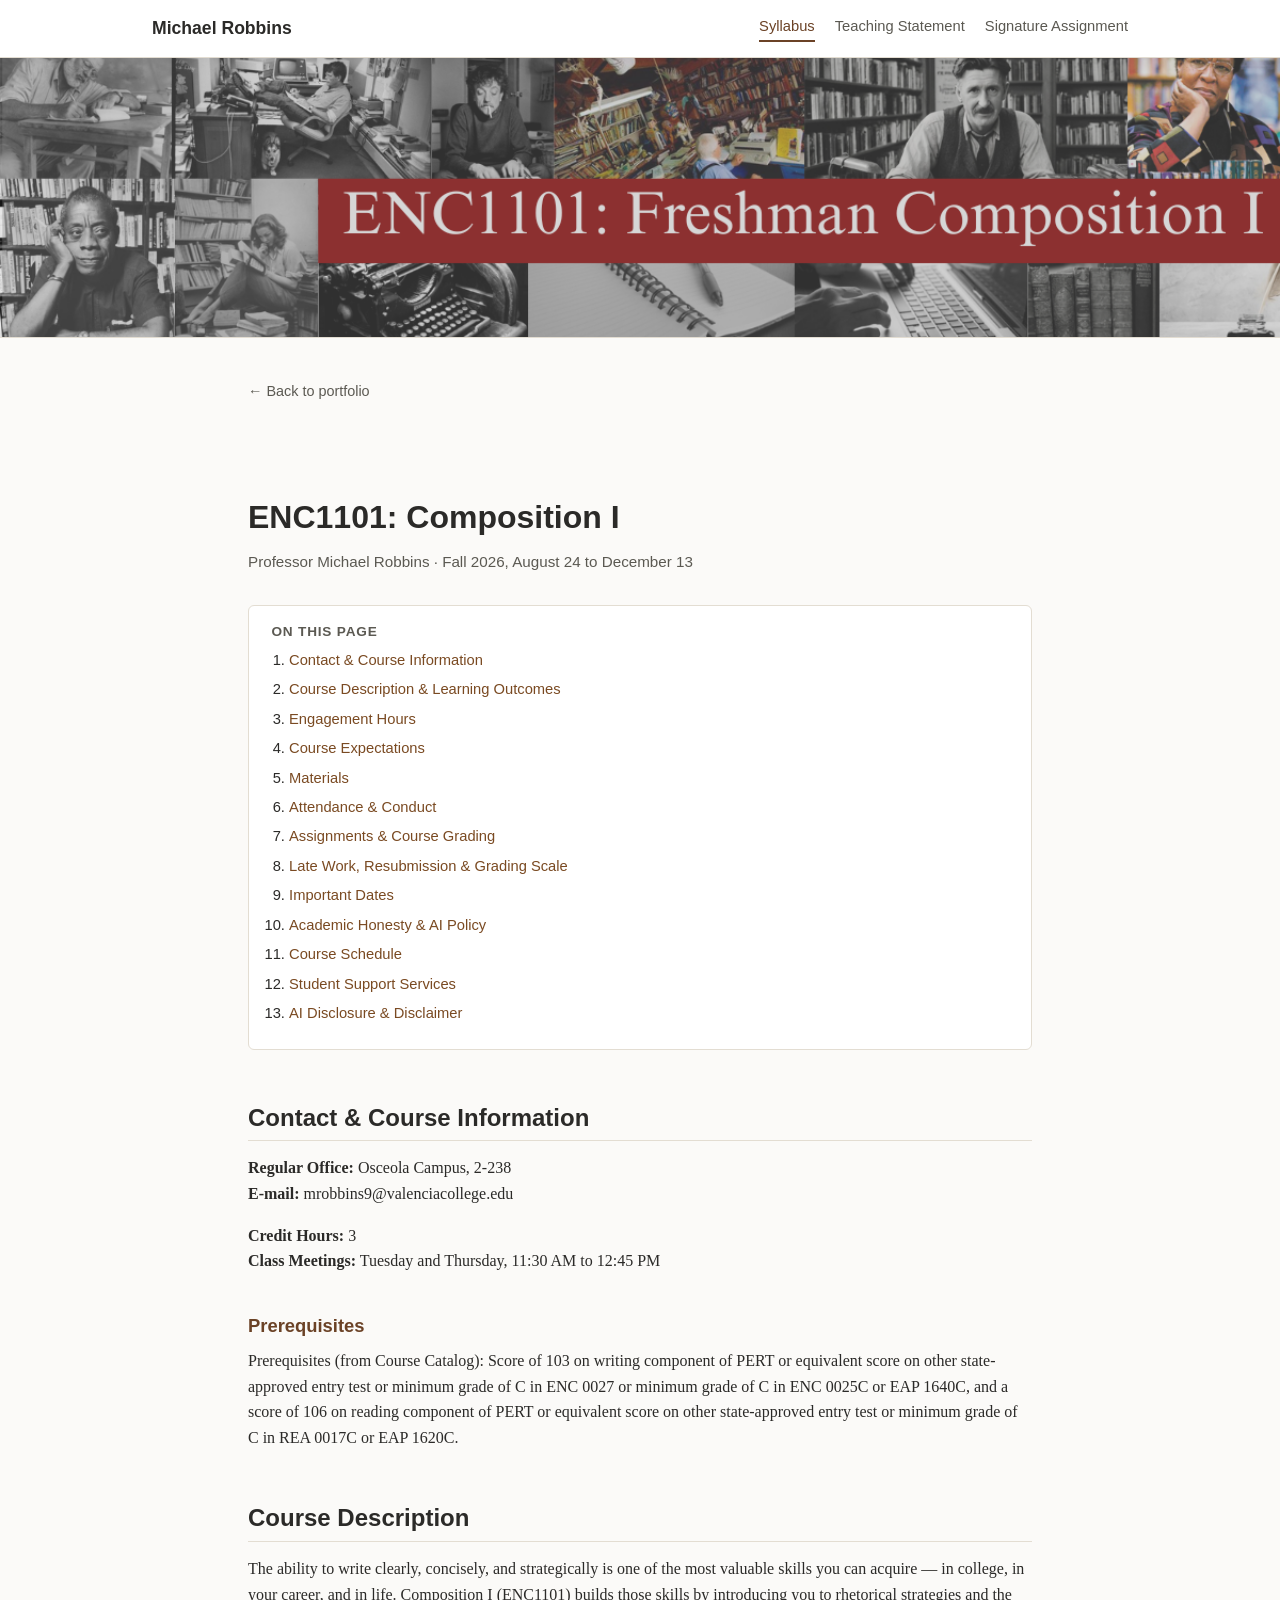
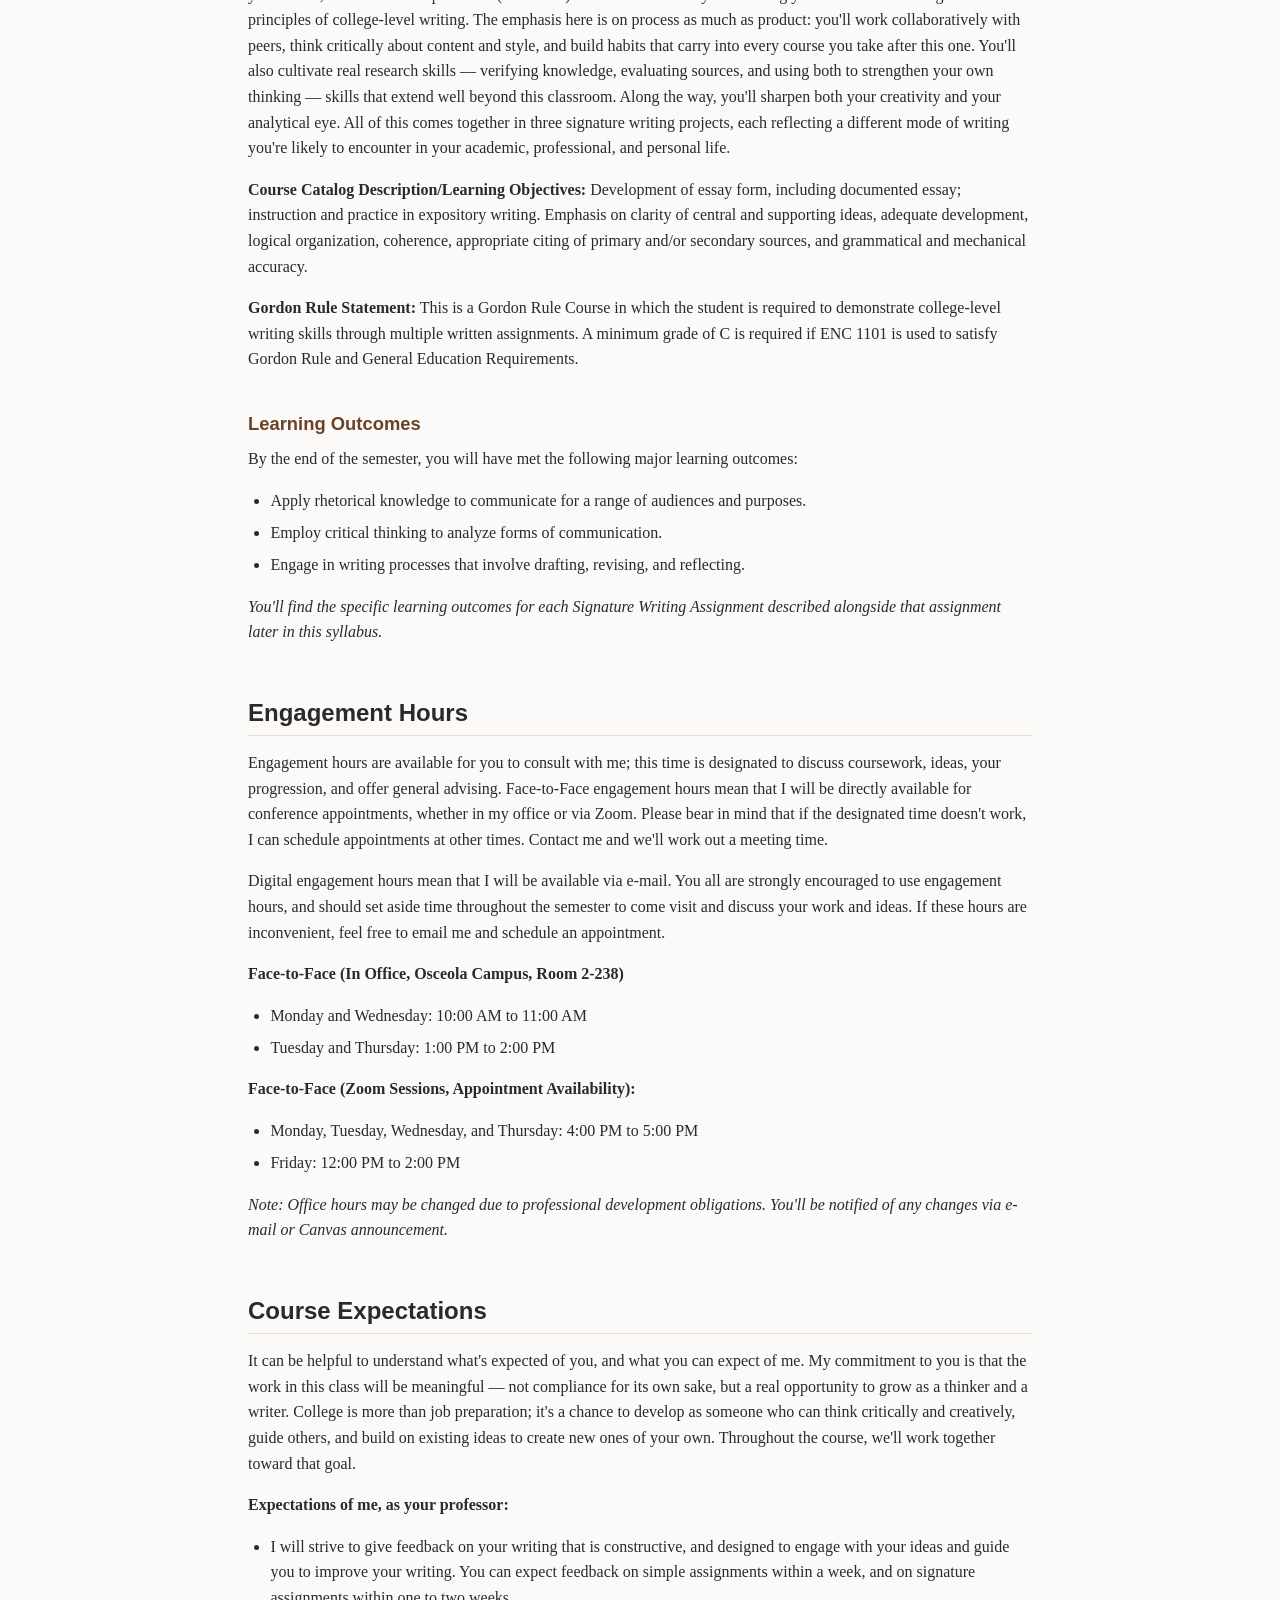
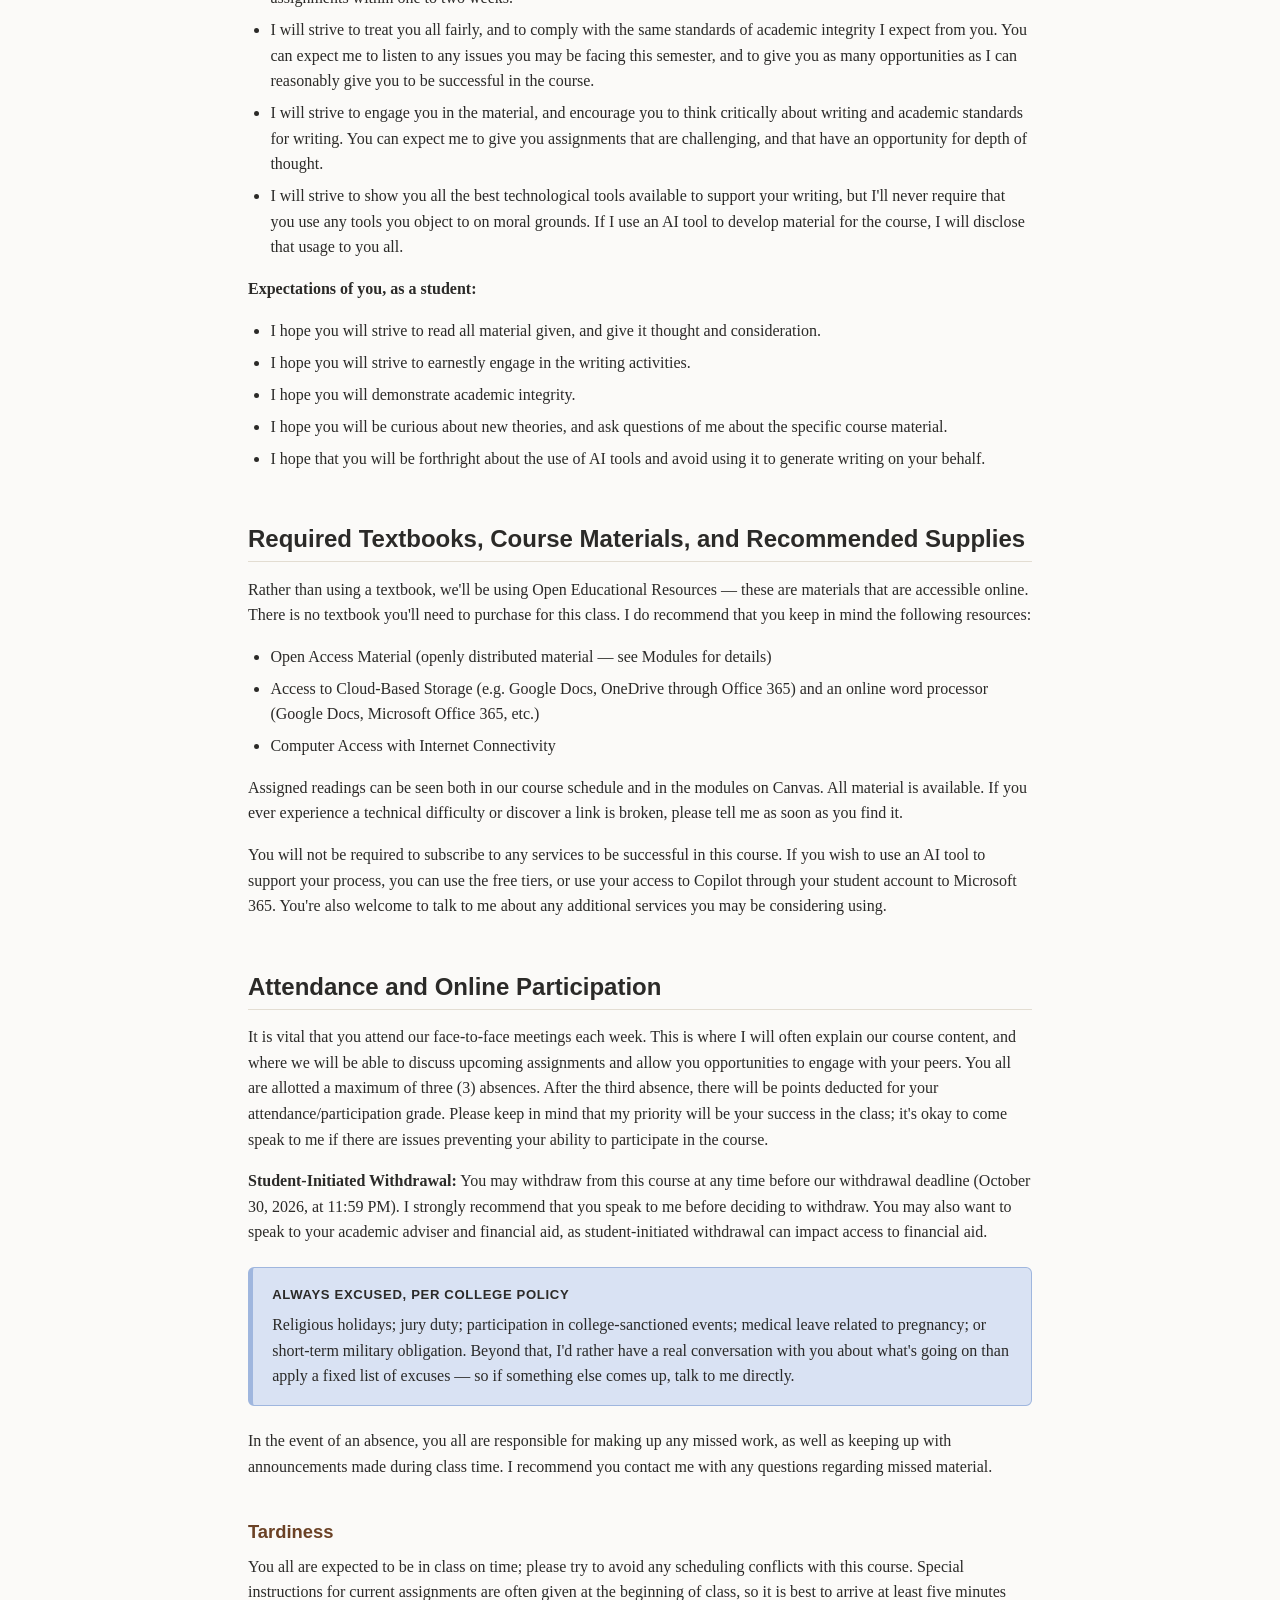
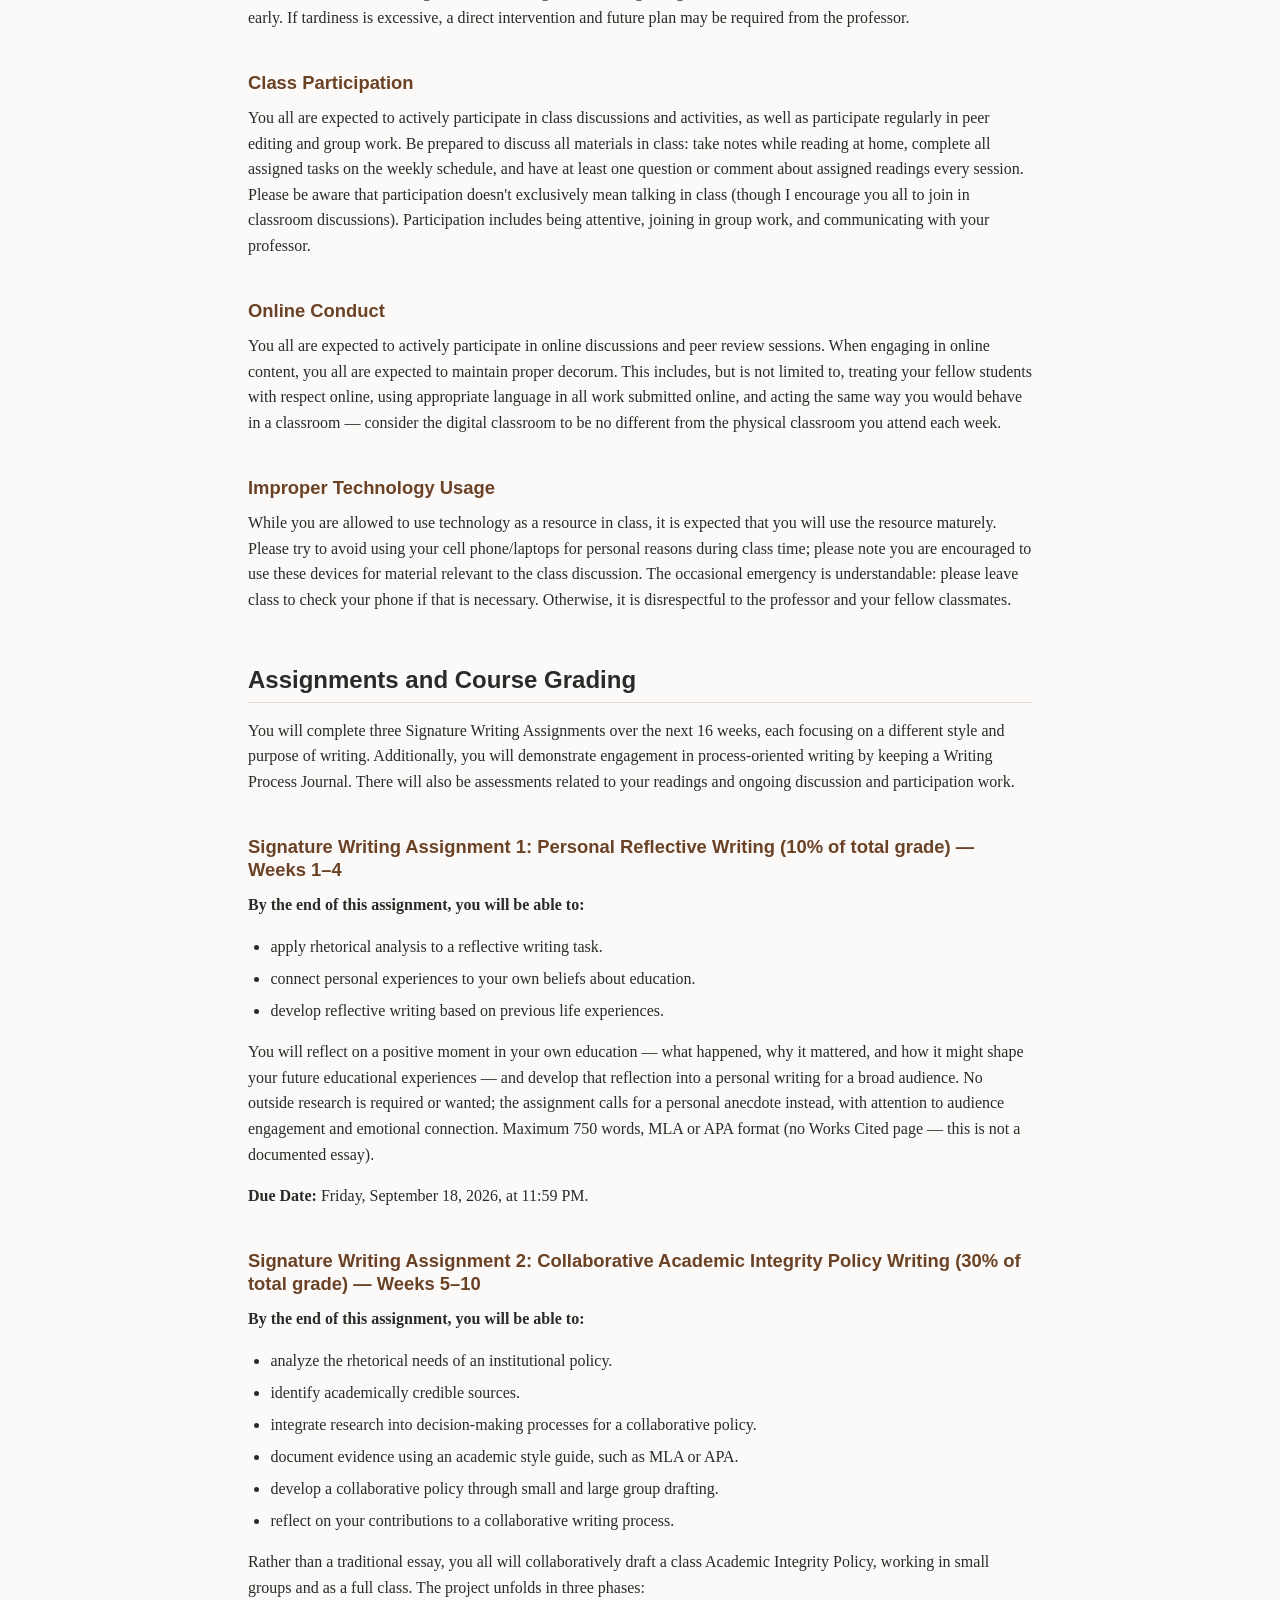
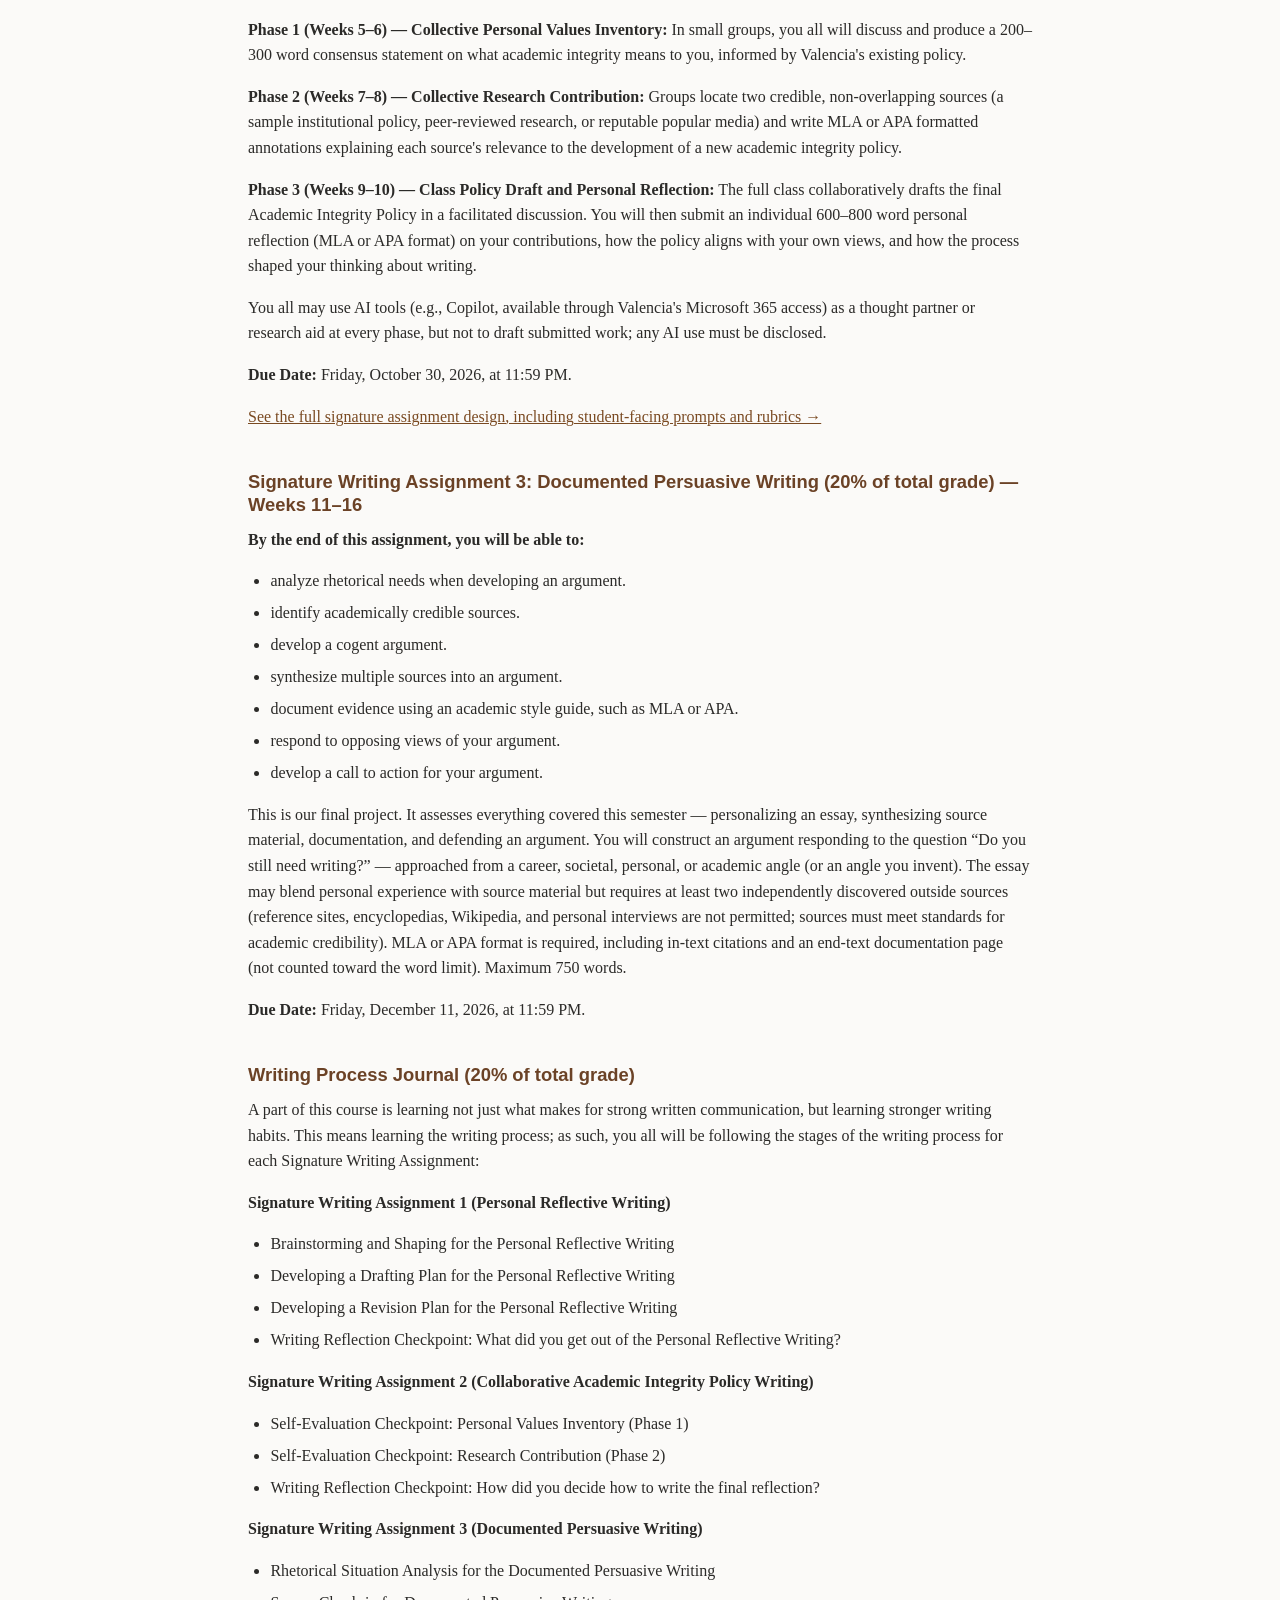
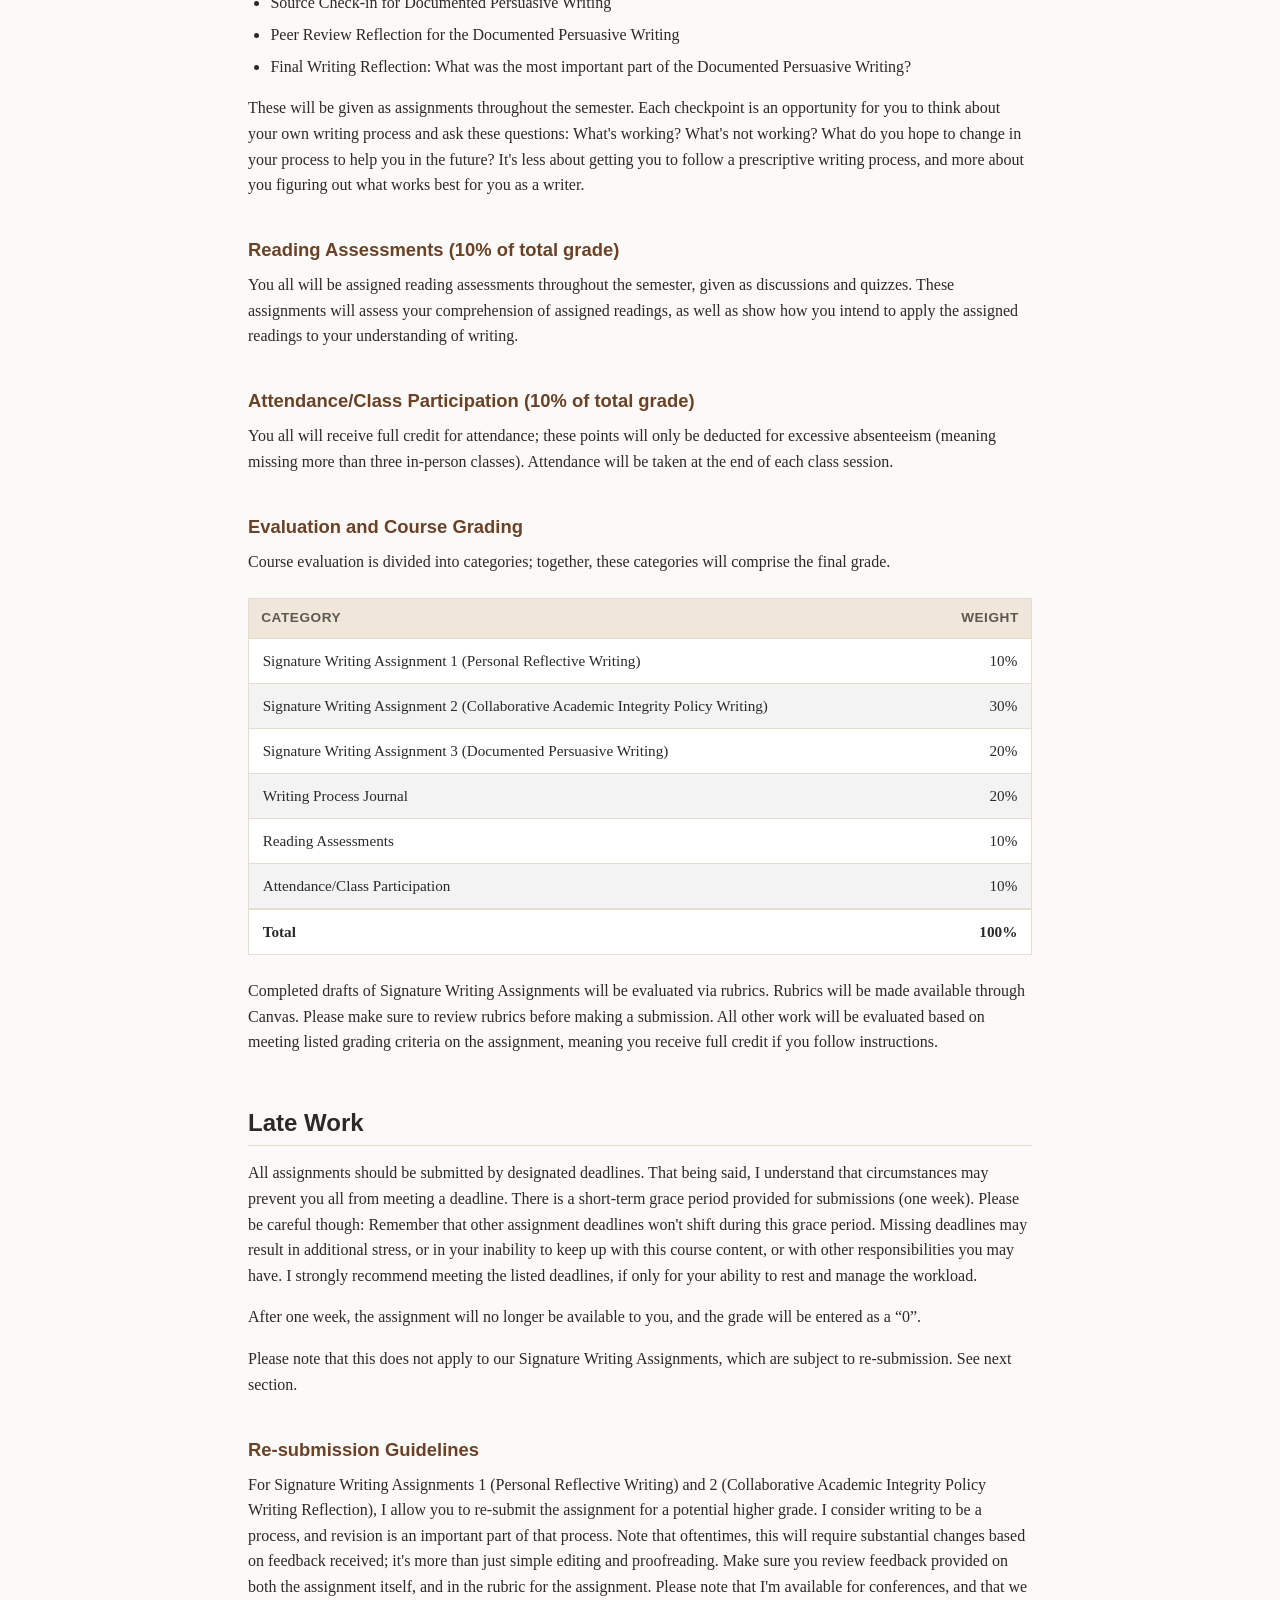
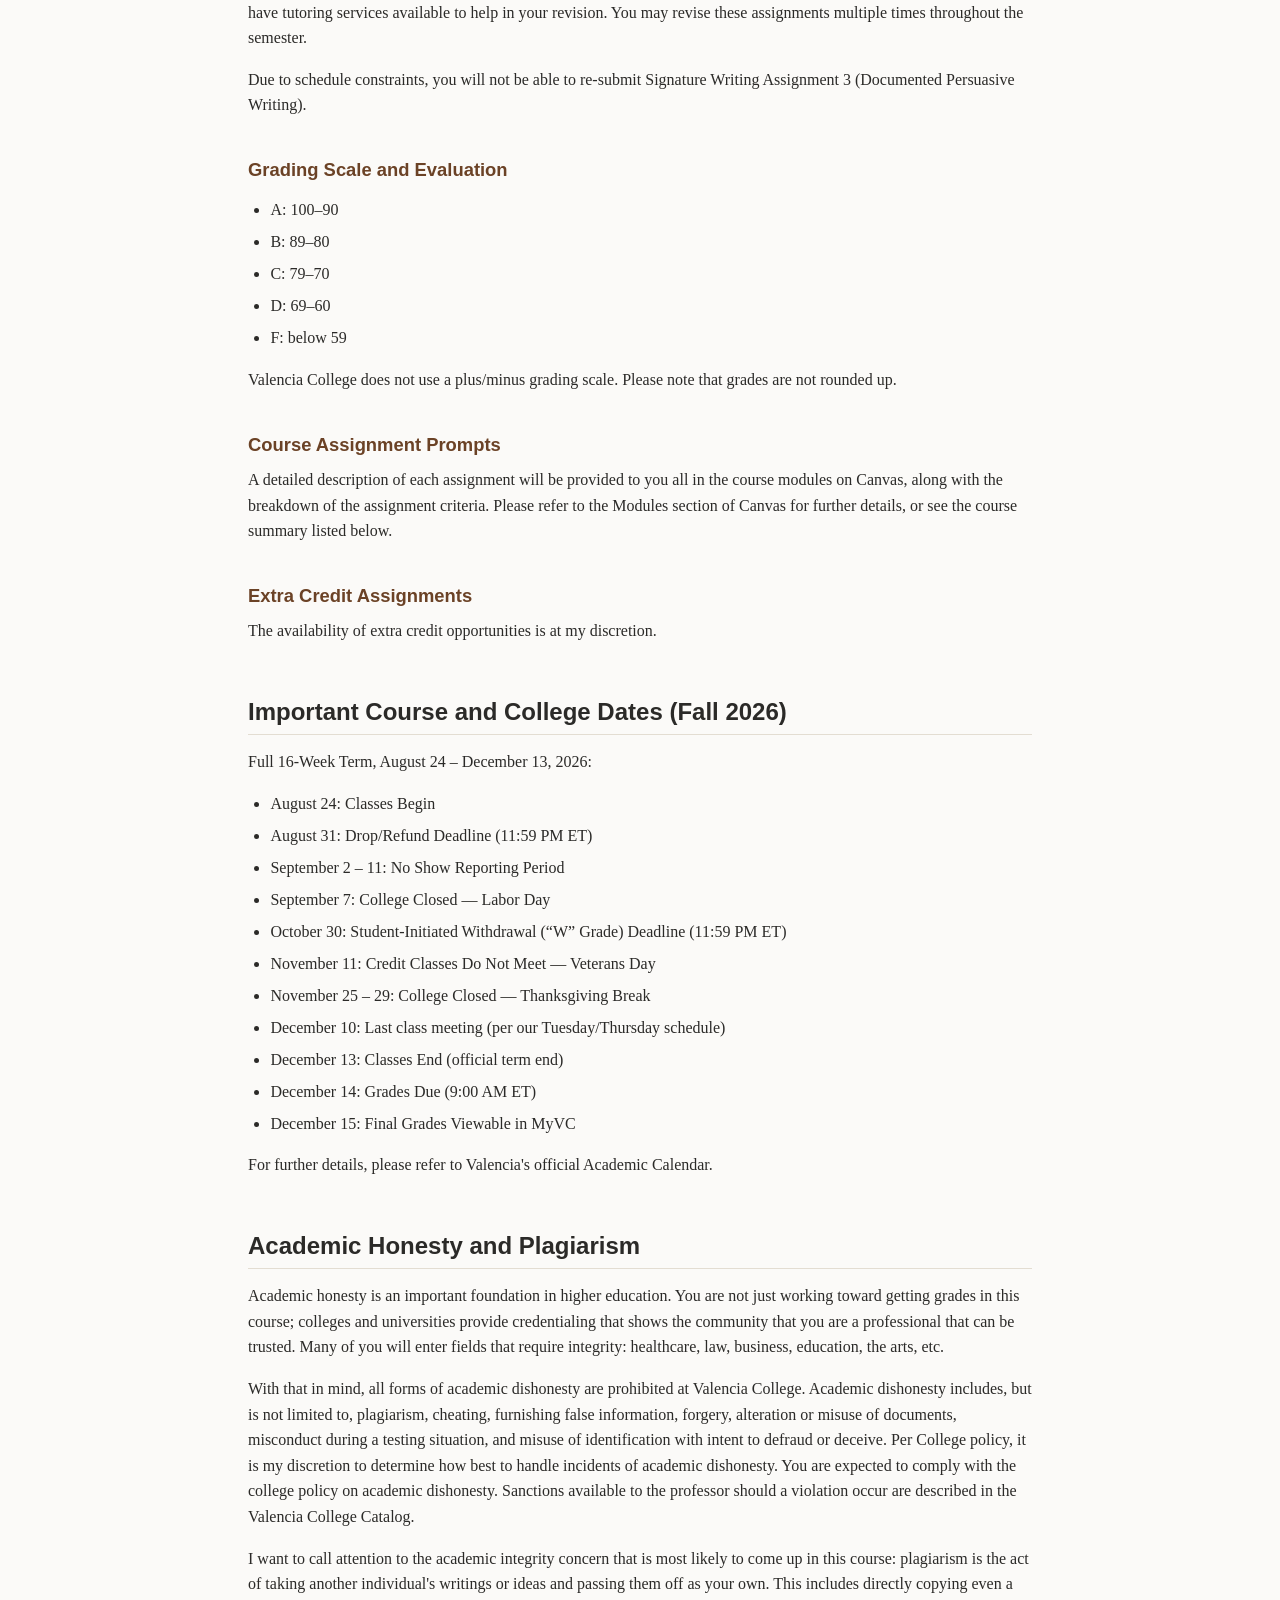
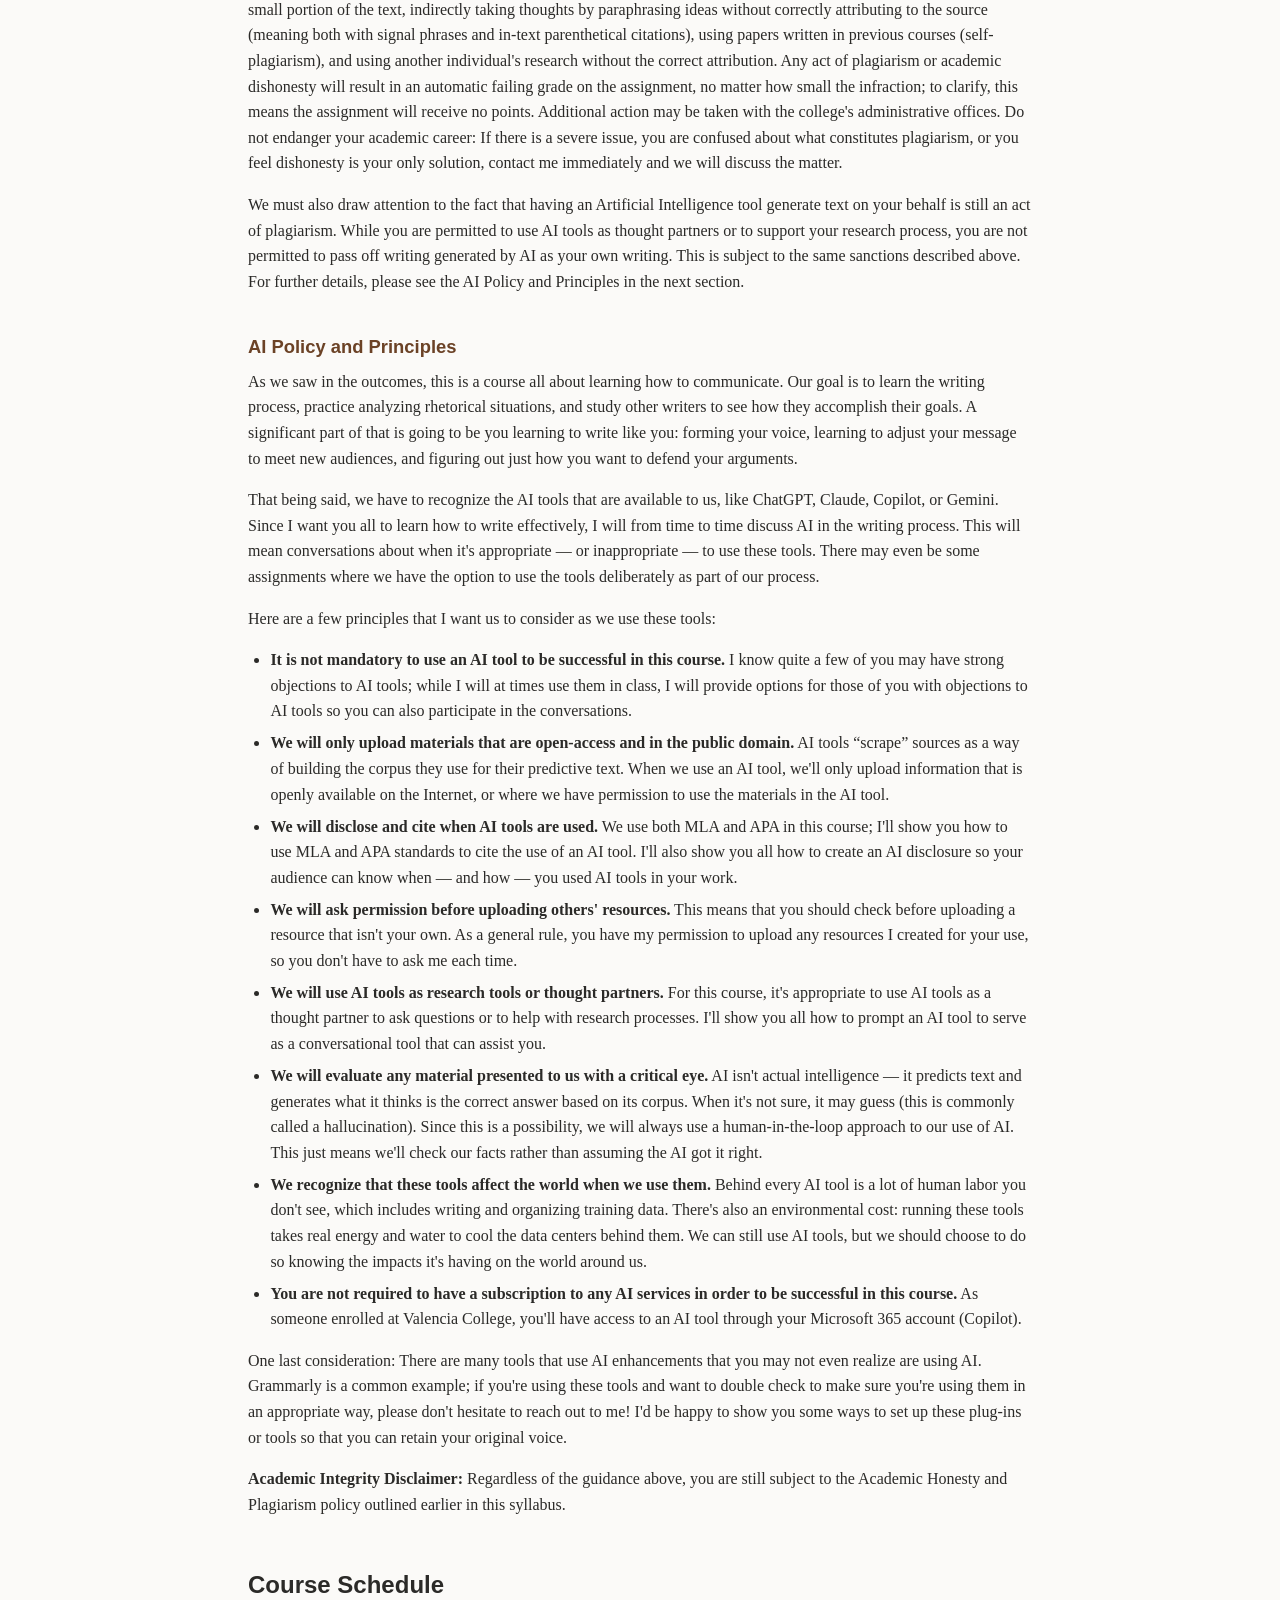
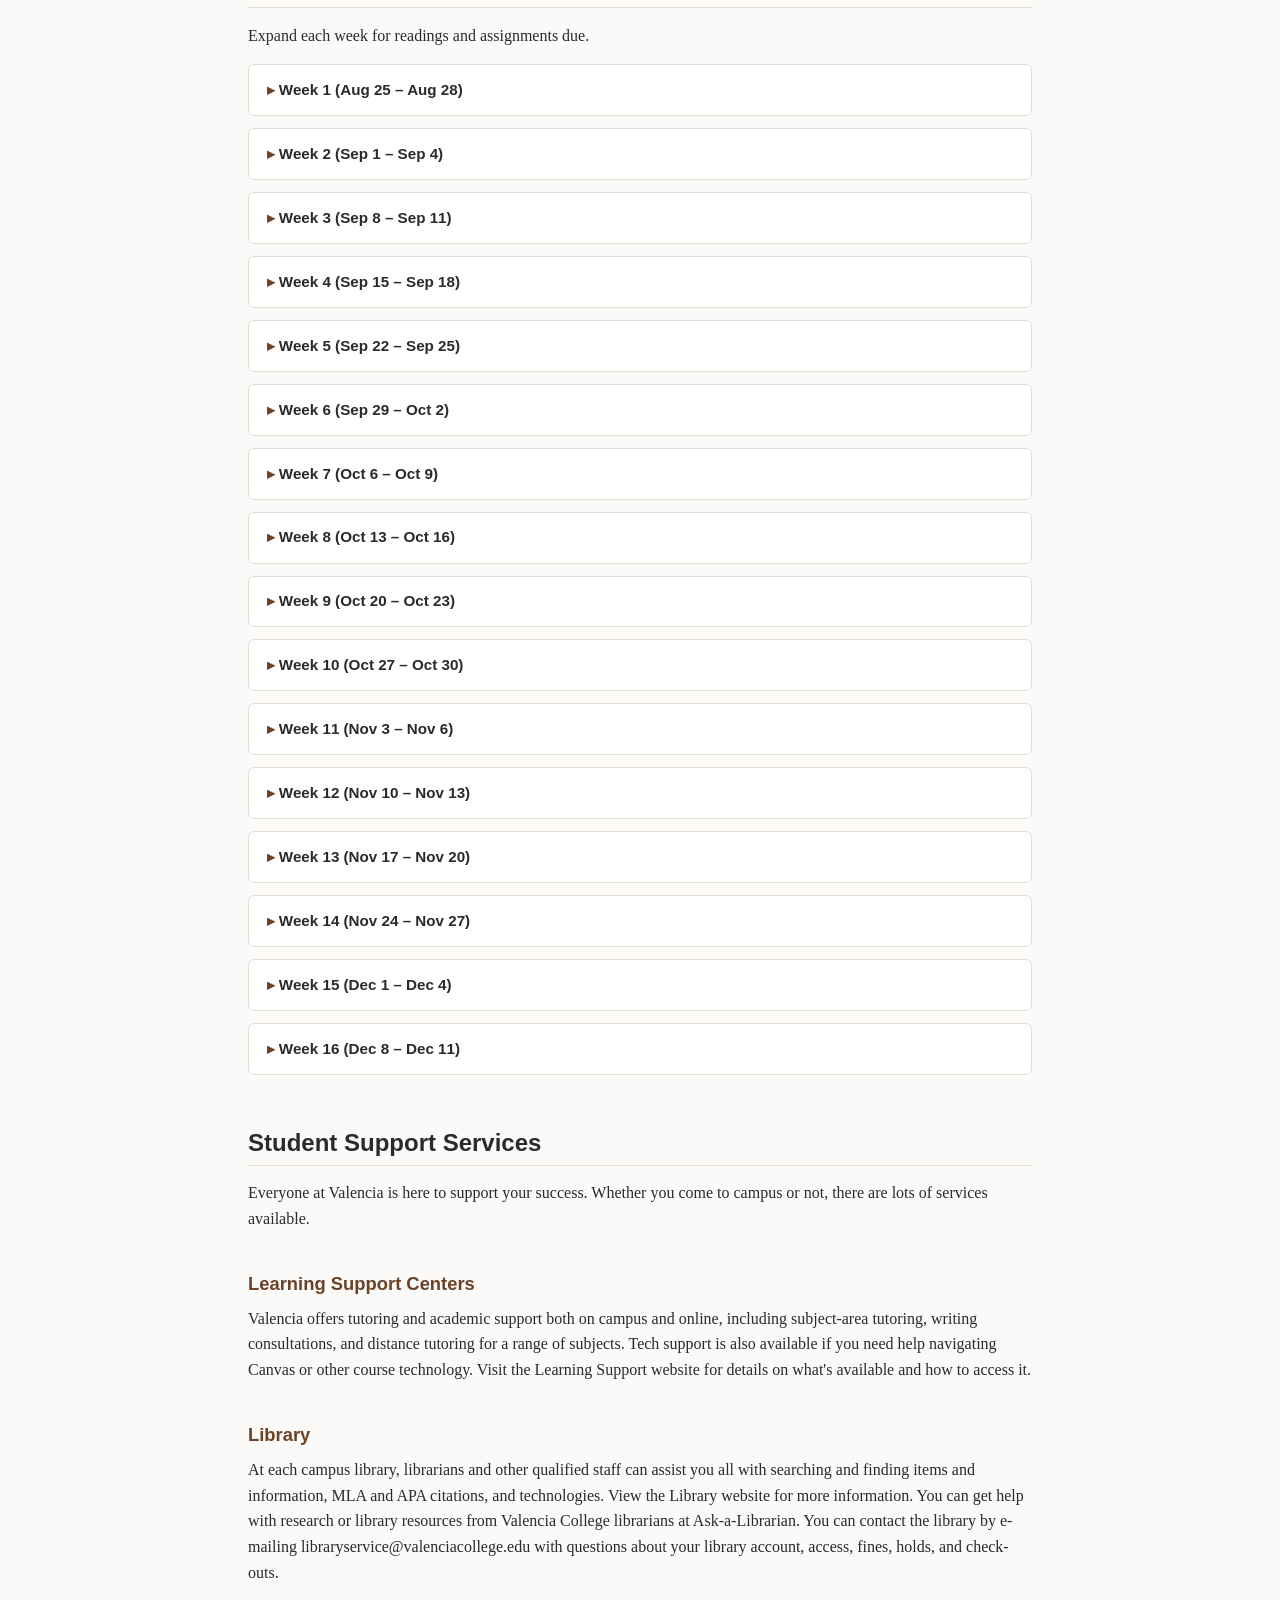
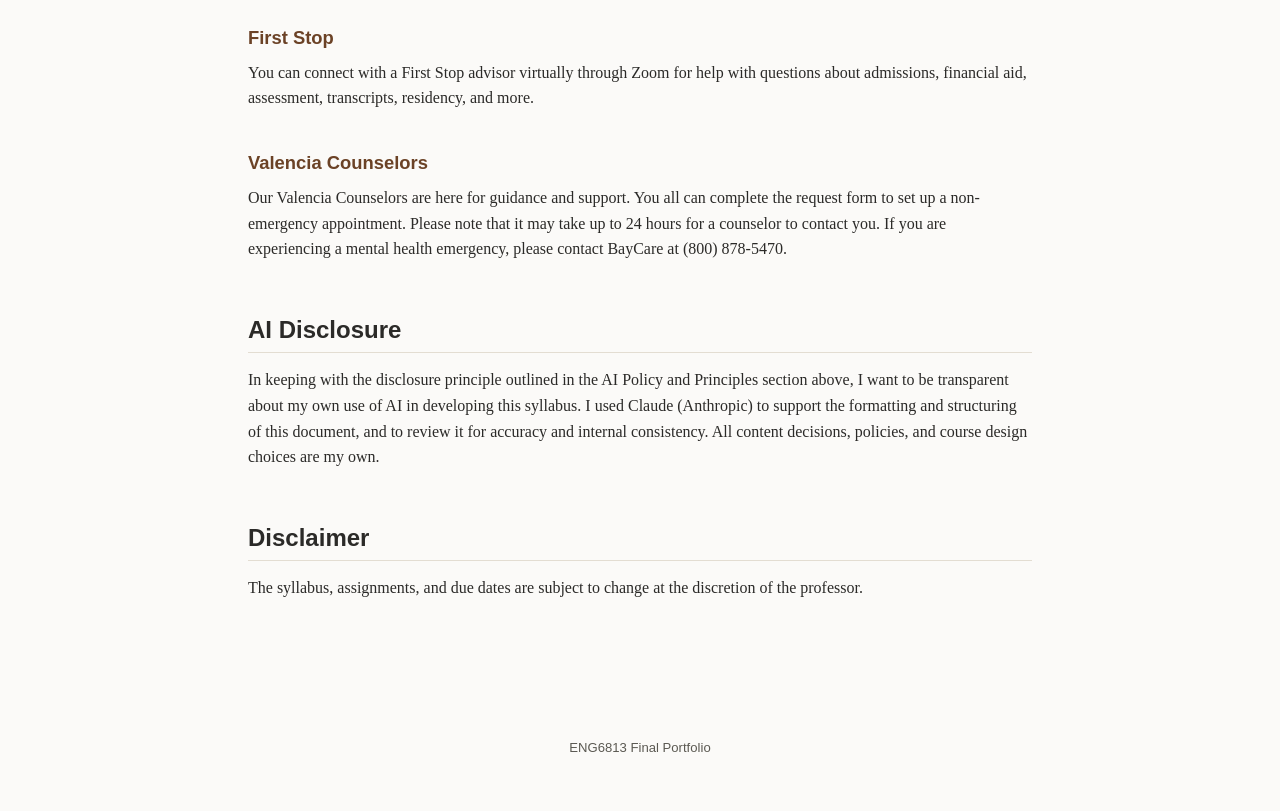
<file: syllabus.html>
<!doctype html>
<html lang="en">
<head>
  <meta charset="utf-8">
  <meta name="viewport" content="width=device-width, initial-scale=1">
  <title>Syllabus — ENC1101: Composition I — Michael Robbins</title>
  <meta name="description" content="Syllabus for ENC1101: Composition I, Fall 2026. Course policies, grading breakdown, and full 16-week schedule.">
  <link rel="stylesheet" href="assets/style.css">
</head>
<body>

  <header class="site-header">
    <div class="site-header__inner">
      <a class="site-header__name" href="index.html">Michael Robbins</a>
      <nav class="site-nav" aria-label="Primary">
        <a href="syllabus.html" aria-current="page">Syllabus</a>
        <a href="teaching-statement.html">Teaching Statement</a>
        <a href="signature-assignment.html">Signature Assignment</a>
      </nav>
    </div>
  </header>

  <img class="page-banner" src="images/Freshman Composition I, 2025-2026 (3).png" alt="ENC1101: Freshman Composition I banner collage of writers and writing tools">

  <main class="page page--wide">
    <a class="back-link" href="index.html">&larr; Back to portfolio</a>

    <h1>ENC1101: Composition I</h1>
    <p class="doc-byline">Professor Michael Robbins &middot; Fall 2026, August 24 to December 13</p>

    <nav class="toc" aria-label="Table of contents">
      <h2>On this page</h2>
      <ol>
        <li><a href="#contact">Contact &amp; Course Information</a></li>
        <li><a href="#description">Course Description &amp; Learning Outcomes</a></li>
        <li><a href="#engagement-hours">Engagement Hours</a></li>
        <li><a href="#expectations">Course Expectations</a></li>
        <li><a href="#materials">Materials</a></li>
        <li><a href="#attendance">Attendance &amp; Conduct</a></li>
        <li><a href="#grading">Assignments &amp; Course Grading</a></li>
        <li><a href="#policies">Late Work, Resubmission &amp; Grading Scale</a></li>
        <li><a href="#dates">Important Dates</a></li>
        <li><a href="#honesty">Academic Honesty &amp; AI Policy</a></li>
        <li><a href="#schedule">Course Schedule</a></li>
        <li><a href="#support">Student Support Services</a></li>
        <li><a href="#disclosures">AI Disclosure &amp; Disclaimer</a></li>
      </ol>
    </nav>

    <h2 id="contact">Contact &amp; Course Information</h2>

    <p><strong>Regular Office:</strong> Osceola Campus, 2-238<br>
    <strong>E-mail:</strong> mrobbins9@valenciacollege.edu</p>

    <p><strong>Credit Hours:</strong> 3<br>
    <strong>Class Meetings:</strong> Tuesday and Thursday, 11:30 AM to 12:45 PM</p>

    <h3>Prerequisites</h3>
    <p>Prerequisites (from Course Catalog): Score of 103 on writing component of PERT or equivalent score on other state-approved entry test or minimum grade of C in ENC 0027 or minimum grade of C in ENC 0025C or EAP 1640C, and a score of 106 on reading component of PERT or equivalent score on other state-approved entry test or minimum grade of C in REA 0017C or EAP 1620C.</p>

    <h2 id="description">Course Description</h2>

    <p>The ability to write clearly, concisely, and strategically is one of the most valuable skills you can acquire &mdash; in college, in your career, and in life. Composition I (ENC1101) builds those skills by introducing you to rhetorical strategies and the principles of college-level writing. The emphasis here is on process as much as product: you'll work collaboratively with peers, think critically about content and style, and build habits that carry into every course you take after this one. You'll also cultivate real research skills &mdash; verifying knowledge, evaluating sources, and using both to strengthen your own thinking &mdash; skills that extend well beyond this classroom. Along the way, you'll sharpen both your creativity and your analytical eye. All of this comes together in three signature writing projects, each reflecting a different mode of writing you're likely to encounter in your academic, professional, and personal life.</p>

    <p><strong>Course Catalog Description/Learning Objectives:</strong> Development of essay form, including documented essay; instruction and practice in expository writing. Emphasis on clarity of central and supporting ideas, adequate development, logical organization, coherence, appropriate citing of primary and/or secondary sources, and grammatical and mechanical accuracy.</p>

    <p><strong>Gordon Rule Statement:</strong> This is a Gordon Rule Course in which the student is required to demonstrate college-level writing skills through multiple written assignments. A minimum grade of C is required if ENC 1101 is used to satisfy Gordon Rule and General Education Requirements.</p>

    <h3 id="outcomes">Learning Outcomes</h3>
    <p>By the end of the semester, you will have met the following major learning outcomes:</p>
    <ul>
      <li>Apply rhetorical knowledge to communicate for a range of audiences and purposes.</li>
      <li>Employ critical thinking to analyze forms of communication.</li>
      <li>Engage in writing processes that involve drafting, revising, and reflecting.</li>
    </ul>
    <p><em>You'll find the specific learning outcomes for each Signature Writing Assignment described alongside that assignment later in this syllabus.</em></p>

    <h2 id="engagement-hours">Engagement Hours</h2>

    <p>Engagement hours are available for you to consult with me; this time is designated to discuss coursework, ideas, your progression, and offer general advising. Face-to-Face engagement hours mean that I will be directly available for conference appointments, whether in my office or via Zoom. Please bear in mind that if the designated time doesn't work, I can schedule appointments at other times. Contact me and we'll work out a meeting time.</p>

    <p>Digital engagement hours mean that I will be available via e-mail. You all are strongly encouraged to use engagement hours, and should set aside time throughout the semester to come visit and discuss your work and ideas. If these hours are inconvenient, feel free to email me and schedule an appointment.</p>

    <p><strong>Face-to-Face (In Office, Osceola Campus, Room 2-238)</strong></p>
    <ul>
      <li>Monday and Wednesday: 10:00 AM to 11:00 AM</li>
      <li>Tuesday and Thursday: 1:00 PM to 2:00 PM</li>
    </ul>

    <p><strong>Face-to-Face (Zoom Sessions, Appointment Availability):</strong></p>
    <ul>
      <li>Monday, Tuesday, Wednesday, and Thursday: 4:00 PM to 5:00 PM</li>
      <li>Friday: 12:00 PM to 2:00 PM</li>
    </ul>

    <p><em>Note: Office hours may be changed due to professional development obligations. You'll be notified of any changes via e-mail or Canvas announcement.</em></p>

    <h2 id="expectations">Course Expectations</h2>

    <p>It can be helpful to understand what's expected of you, and what you can expect of me. My commitment to you is that the work in this class will be meaningful &mdash; not compliance for its own sake, but a real opportunity to grow as a thinker and a writer. College is more than job preparation; it's a chance to develop as someone who can think critically and creatively, guide others, and build on existing ideas to create new ones of your own. Throughout the course, we'll work together toward that goal.</p>

    <p><strong>Expectations of me, as your professor:</strong></p>
    <ul>
      <li>I will strive to give feedback on your writing that is constructive, and designed to engage with your ideas and guide you to improve your writing. You can expect feedback on simple assignments within a week, and on signature assignments within one to two weeks.</li>
      <li>I will strive to treat you all fairly, and to comply with the same standards of academic integrity I expect from you. You can expect me to listen to any issues you may be facing this semester, and to give you as many opportunities as I can reasonably give you to be successful in the course.</li>
      <li>I will strive to engage you in the material, and encourage you to think critically about writing and academic standards for writing. You can expect me to give you assignments that are challenging, and that have an opportunity for depth of thought.</li>
      <li>I will strive to show you all the best technological tools available to support your writing, but I'll never require that you use any tools you object to on moral grounds. If I use an AI tool to develop material for the course, I will disclose that usage to you all.</li>
    </ul>

    <p><strong>Expectations of you, as a student:</strong></p>
    <ul>
      <li>I hope you will strive to read all material given, and give it thought and consideration.</li>
      <li>I hope you will strive to earnestly engage in the writing activities.</li>
      <li>I hope you will demonstrate academic integrity.</li>
      <li>I hope you will be curious about new theories, and ask questions of me about the specific course material.</li>
      <li>I hope that you will be forthright about the use of AI tools and avoid using it to generate writing on your behalf.</li>
    </ul>

    <h2 id="materials">Required Textbooks, Course Materials, and Recommended Supplies</h2>

    <p>Rather than using a textbook, we'll be using Open Educational Resources &mdash; these are materials that are accessible online. There is no textbook you'll need to purchase for this class. I do recommend that you keep in mind the following resources:</p>
    <ul>
      <li>Open Access Material (openly distributed material &mdash; see Modules for details)</li>
      <li>Access to Cloud-Based Storage (e.g. Google Docs, OneDrive through Office 365) and an online word processor (Google Docs, Microsoft Office 365, etc.)</li>
      <li>Computer Access with Internet Connectivity</li>
    </ul>

    <p>Assigned readings can be seen both in our course schedule and in the modules on Canvas. All material is available. If you ever experience a technical difficulty or discover a link is broken, please tell me as soon as you find it.</p>

    <p>You will not be required to subscribe to any services to be successful in this course. If you wish to use an AI tool to support your process, you can use the free tiers, or use your access to Copilot through your student account to Microsoft 365. You're also welcome to talk to me about any additional services you may be considering using.</p>

    <h2 id="attendance">Attendance and Online Participation</h2>

    <p>It is vital that you attend our face-to-face meetings each week. This is where I will often explain our course content, and where we will be able to discuss upcoming assignments and allow you opportunities to engage with your peers. You all are allotted a maximum of three (3) absences. After the third absence, there will be points deducted for your attendance/participation grade. Please keep in mind that my priority will be your success in the class; it's okay to come speak to me if there are issues preventing your ability to participate in the course.</p>

    <p><strong>Student-Initiated Withdrawal:</strong> You may withdraw from this course at any time before our withdrawal deadline (October 30, 2026, at 11:59 PM). I strongly recommend that you speak to me before deciding to withdraw. You may also want to speak to your academic adviser and financial aid, as student-initiated withdrawal can impact access to financial aid.</p>

    <div class="callout callout--deadline">
      <span class="callout__label">Always Excused, Per College Policy</span>
      <p>Religious holidays; jury duty; participation in college-sanctioned events; medical leave related to pregnancy; or short-term military obligation. Beyond that, I'd rather have a real conversation with you about what's going on than apply a fixed list of excuses &mdash; so if something else comes up, talk to me directly.</p>
    </div>

    <p>In the event of an absence, you all are responsible for making up any missed work, as well as keeping up with announcements made during class time. I recommend you contact me with any questions regarding missed material.</p>

    <h3>Tardiness</h3>
    <p>You all are expected to be in class on time; please try to avoid any scheduling conflicts with this course. Special instructions for current assignments are often given at the beginning of class, so it is best to arrive at least five minutes early. If tardiness is excessive, a direct intervention and future plan may be required from the professor.</p>

    <h3>Class Participation</h3>
    <p>You all are expected to actively participate in class discussions and activities, as well as participate regularly in peer editing and group work. Be prepared to discuss all materials in class: take notes while reading at home, complete all assigned tasks on the weekly schedule, and have at least one question or comment about assigned readings every session. Please be aware that participation doesn't exclusively mean talking in class (though I encourage you all to join in classroom discussions). Participation includes being attentive, joining in group work, and communicating with your professor.</p>

    <h3>Online Conduct</h3>
    <p>You all are expected to actively participate in online discussions and peer review sessions. When engaging in online content, you all are expected to maintain proper decorum. This includes, but is not limited to, treating your fellow students with respect online, using appropriate language in all work submitted online, and acting the same way you would behave in a classroom &mdash; consider the digital classroom to be no different from the physical classroom you attend each week.</p>

    <h3>Improper Technology Usage</h3>
    <p>While you are allowed to use technology as a resource in class, it is expected that you will use the resource maturely. Please try to avoid using your cell phone/laptops for personal reasons during class time; please note you are encouraged to use these devices for material relevant to the class discussion. The occasional emergency is understandable: please leave class to check your phone if that is necessary. Otherwise, it is disrespectful to the professor and your fellow classmates.</p>

    <h2 id="grading">Assignments and Course Grading</h2>

    <p>You will complete three Signature Writing Assignments over the next 16 weeks, each focusing on a different style and purpose of writing. Additionally, you will demonstrate engagement in process-oriented writing by keeping a Writing Process Journal. There will also be assessments related to your readings and ongoing discussion and participation work.</p>

    <h3>Signature Writing Assignment 1: Personal Reflective Writing (10% of total grade) &mdash; Weeks 1&ndash;4</h3>
    <p><strong>By the end of this assignment, you will be able to:</strong></p>
    <ul>
      <li>apply rhetorical analysis to a reflective writing task.</li>
      <li>connect personal experiences to your own beliefs about education.</li>
      <li>develop reflective writing based on previous life experiences.</li>
    </ul>
    <p>You will reflect on a positive moment in your own education &mdash; what happened, why it mattered, and how it might shape your future educational experiences &mdash; and develop that reflection into a personal writing for a broad audience. No outside research is required or wanted; the assignment calls for a personal anecdote instead, with attention to audience engagement and emotional connection. Maximum 750 words, MLA or APA format (no Works Cited page &mdash; this is not a documented essay).</p>
    <p><strong>Due Date:</strong> Friday, September 18, 2026, at 11:59 PM.</p>

    <h3>Signature Writing Assignment 2: Collaborative Academic Integrity Policy Writing (30% of total grade) &mdash; Weeks 5&ndash;10</h3>
    <p><strong>By the end of this assignment, you will be able to:</strong></p>
    <ul>
      <li>analyze the rhetorical needs of an institutional policy.</li>
      <li>identify academically credible sources.</li>
      <li>integrate research into decision-making processes for a collaborative policy.</li>
      <li>document evidence using an academic style guide, such as MLA or APA.</li>
      <li>develop a collaborative policy through small and large group drafting.</li>
      <li>reflect on your contributions to a collaborative writing process.</li>
    </ul>
    <p>Rather than a traditional essay, you all will collaboratively draft a class Academic Integrity Policy, working in small groups and as a full class. The project unfolds in three phases:</p>
    <p><strong>Phase 1 (Weeks 5&ndash;6) &mdash; Collective Personal Values Inventory:</strong> In small groups, you all will discuss and produce a 200&ndash;300 word consensus statement on what academic integrity means to you, informed by Valencia's existing policy.</p>
    <p><strong>Phase 2 (Weeks 7&ndash;8) &mdash; Collective Research Contribution:</strong> Groups locate two credible, non-overlapping sources (a sample institutional policy, peer-reviewed research, or reputable popular media) and write MLA or APA formatted annotations explaining each source's relevance to the development of a new academic integrity policy.</p>
    <p><strong>Phase 3 (Weeks 9&ndash;10) &mdash; Class Policy Draft and Personal Reflection:</strong> The full class collaboratively drafts the final Academic Integrity Policy in a facilitated discussion. You will then submit an individual 600&ndash;800 word personal reflection (MLA or APA format) on your contributions, how the policy aligns with your own views, and how the process shaped your thinking about writing.</p>
    <p>You all may use AI tools (e.g., Copilot, available through Valencia's Microsoft 365 access) as a thought partner or research aid at every phase, but not to draft submitted work; any AI use must be disclosed.</p>
    <p><strong>Due Date:</strong> Friday, October 30, 2026, at 11:59 PM.</p>
    <p><a href="signature-assignment.html">See the full signature assignment design, including student-facing prompts and rubrics &rarr;</a></p>

    <h3>Signature Writing Assignment 3: Documented Persuasive Writing (20% of total grade) &mdash; Weeks 11&ndash;16</h3>
    <p><strong>By the end of this assignment, you will be able to:</strong></p>
    <ul>
      <li>analyze rhetorical needs when developing an argument.</li>
      <li>identify academically credible sources.</li>
      <li>develop a cogent argument.</li>
      <li>synthesize multiple sources into an argument.</li>
      <li>document evidence using an academic style guide, such as MLA or APA.</li>
      <li>respond to opposing views of your argument.</li>
      <li>develop a call to action for your argument.</li>
    </ul>
    <p>This is our final project. It assesses everything covered this semester &mdash; personalizing an essay, synthesizing source material, documentation, and defending an argument. You will construct an argument responding to the question &ldquo;Do you still need writing?&rdquo; &mdash; approached from a career, societal, personal, or academic angle (or an angle you invent). The essay may blend personal experience with source material but requires at least two independently discovered outside sources (reference sites, encyclopedias, Wikipedia, and personal interviews are not permitted; sources must meet standards for academic credibility). MLA or APA format is required, including in-text citations and an end-text documentation page (not counted toward the word limit). Maximum 750 words.</p>
    <p><strong>Due Date:</strong> Friday, December 11, 2026, at 11:59 PM.</p>

    <h3>Writing Process Journal (20% of total grade)</h3>
    <p>A part of this course is learning not just what makes for strong written communication, but learning stronger writing habits. This means learning the writing process; as such, you all will be following the stages of the writing process for each Signature Writing Assignment:</p>

    <p><strong>Signature Writing Assignment 1 (Personal Reflective Writing)</strong></p>
    <ul>
      <li>Brainstorming and Shaping for the Personal Reflective Writing</li>
      <li>Developing a Drafting Plan for the Personal Reflective Writing</li>
      <li>Developing a Revision Plan for the Personal Reflective Writing</li>
      <li>Writing Reflection Checkpoint: What did you get out of the Personal Reflective Writing?</li>
    </ul>

    <p><strong>Signature Writing Assignment 2 (Collaborative Academic Integrity Policy Writing)</strong></p>
    <ul>
      <li>Self-Evaluation Checkpoint: Personal Values Inventory (Phase 1)</li>
      <li>Self-Evaluation Checkpoint: Research Contribution (Phase 2)</li>
      <li>Writing Reflection Checkpoint: How did you decide how to write the final reflection?</li>
    </ul>

    <p><strong>Signature Writing Assignment 3 (Documented Persuasive Writing)</strong></p>
    <ul>
      <li>Rhetorical Situation Analysis for the Documented Persuasive Writing</li>
      <li>Source Check-in for Documented Persuasive Writing</li>
      <li>Peer Review Reflection for the Documented Persuasive Writing</li>
      <li>Final Writing Reflection: What was the most important part of the Documented Persuasive Writing?</li>
    </ul>

    <p>These will be given as assignments throughout the semester. Each checkpoint is an opportunity for you to think about your own writing process and ask these questions: What's working? What's not working? What do you hope to change in your process to help you in the future? It's less about getting you to follow a prescriptive writing process, and more about you figuring out what works best for you as a writer.</p>

    <h3>Reading Assessments (10% of total grade)</h3>
    <p>You all will be assigned reading assessments throughout the semester, given as discussions and quizzes. These assignments will assess your comprehension of assigned readings, as well as show how you intend to apply the assigned readings to your understanding of writing.</p>

    <h3>Attendance/Class Participation (10% of total grade)</h3>
    <p>You all will receive full credit for attendance; these points will only be deducted for excessive absenteeism (meaning missing more than three in-person classes). Attendance will be taken at the end of each class session.</p>

    <h3>Evaluation and Course Grading</h3>
    <p>Course evaluation is divided into categories; together, these categories will comprise the final grade.</p>

    <table class="data-table">
      <caption class="visually-hidden">Grading breakdown by category</caption>
      <thead>
        <tr>
          <th scope="col">Category</th>
          <th scope="col">Weight</th>
        </tr>
      </thead>
      <tbody>
        <tr><td>Signature Writing Assignment 1 (Personal Reflective Writing)</td><td>10%</td></tr>
        <tr><td>Signature Writing Assignment 2 (Collaborative Academic Integrity Policy Writing)</td><td>30%</td></tr>
        <tr><td>Signature Writing Assignment 3 (Documented Persuasive Writing)</td><td>20%</td></tr>
        <tr><td>Writing Process Journal</td><td>20%</td></tr>
        <tr><td>Reading Assessments</td><td>10%</td></tr>
        <tr><td>Attendance/Class Participation</td><td>10%</td></tr>
      </tbody>
      <tfoot>
        <tr><td>Total</td><td>100%</td></tr>
      </tfoot>
    </table>

    <p>Completed drafts of Signature Writing Assignments will be evaluated via rubrics. Rubrics will be made available through Canvas. Please make sure to review rubrics before making a submission. All other work will be evaluated based on meeting listed grading criteria on the assignment, meaning you receive full credit if you follow instructions.</p>

    <h2 id="policies">Late Work</h2>
    <p>All assignments should be submitted by designated deadlines. That being said, I understand that circumstances may prevent you all from meeting a deadline. There is a short-term grace period provided for submissions (one week). Please be careful though: Remember that other assignment deadlines won't shift during this grace period. Missing deadlines may result in additional stress, or in your inability to keep up with this course content, or with other responsibilities you may have. I strongly recommend meeting the listed deadlines, if only for your ability to rest and manage the workload.</p>
    <p>After one week, the assignment will no longer be available to you, and the grade will be entered as a &ldquo;0&rdquo;.</p>
    <p>Please note that this does not apply to our Signature Writing Assignments, which are subject to re-submission. See next section.</p>

    <h3>Re-submission Guidelines</h3>
    <p>For Signature Writing Assignments 1 (Personal Reflective Writing) and 2 (Collaborative Academic Integrity Policy Writing Reflection), I allow you to re-submit the assignment for a potential higher grade. I consider writing to be a process, and revision is an important part of that process. Note that oftentimes, this will require substantial changes based on feedback received; it's more than just simple editing and proofreading. Make sure you review feedback provided on both the assignment itself, and in the rubric for the assignment. Please note that I'm available for conferences, and that we have tutoring services available to help in your revision. You may revise these assignments multiple times throughout the semester.</p>
    <p>Due to schedule constraints, you will not be able to re-submit Signature Writing Assignment 3 (Documented Persuasive Writing).</p>

    <h3>Grading Scale and Evaluation</h3>
    <ul>
      <li>A: 100&ndash;90</li>
      <li>B: 89&ndash;80</li>
      <li>C: 79&ndash;70</li>
      <li>D: 69&ndash;60</li>
      <li>F: below 59</li>
    </ul>
    <p>Valencia College does not use a plus/minus grading scale. Please note that grades are not rounded up.</p>

    <h3>Course Assignment Prompts</h3>
    <p>A detailed description of each assignment will be provided to you all in the course modules on Canvas, along with the breakdown of the assignment criteria. Please refer to the Modules section of Canvas for further details, or see the course summary listed below.</p>

    <h3>Extra Credit Assignments</h3>
    <p>The availability of extra credit opportunities is at my discretion.</p>

    <h2 id="dates">Important Course and College Dates (Fall 2026)</h2>
    <p>Full 16-Week Term, August 24 &ndash; December 13, 2026:</p>
    <ul>
      <li>August 24: Classes Begin</li>
      <li>August 31: Drop/Refund Deadline (11:59 PM ET)</li>
      <li>September 2 &ndash; 11: No Show Reporting Period</li>
      <li>September 7: College Closed &mdash; Labor Day</li>
      <li>October 30: Student-Initiated Withdrawal (&ldquo;W&rdquo; Grade) Deadline (11:59 PM ET)</li>
      <li>November 11: Credit Classes Do Not Meet &mdash; Veterans Day</li>
      <li>November 25 &ndash; 29: College Closed &mdash; Thanksgiving Break</li>
      <li>December 10: Last class meeting (per our Tuesday/Thursday schedule)</li>
      <li>December 13: Classes End (official term end)</li>
      <li>December 14: Grades Due (9:00 AM ET)</li>
      <li>December 15: Final Grades Viewable in MyVC</li>
    </ul>
    <p>For further details, please refer to Valencia's official Academic Calendar.</p>

    <h2 id="honesty">Academic Honesty and Plagiarism</h2>
    <p>Academic honesty is an important foundation in higher education. You are not just working toward getting grades in this course; colleges and universities provide credentialing that shows the community that you are a professional that can be trusted. Many of you will enter fields that require integrity: healthcare, law, business, education, the arts, etc.</p>
    <p>With that in mind, all forms of academic dishonesty are prohibited at Valencia College. Academic dishonesty includes, but is not limited to, plagiarism, cheating, furnishing false information, forgery, alteration or misuse of documents, misconduct during a testing situation, and misuse of identification with intent to defraud or deceive. Per College policy, it is my discretion to determine how best to handle incidents of academic dishonesty. You are expected to comply with the college policy on academic dishonesty. Sanctions available to the professor should a violation occur are described in the Valencia College Catalog.</p>
    <p>I want to call attention to the academic integrity concern that is most likely to come up in this course: plagiarism is the act of taking another individual's writings or ideas and passing them off as your own. This includes directly copying even a small portion of the text, indirectly taking thoughts by paraphrasing ideas without correctly attributing to the source (meaning both with signal phrases and in-text parenthetical citations), using papers written in previous courses (self-plagiarism), and using another individual's research without the correct attribution. Any act of plagiarism or academic dishonesty will result in an automatic failing grade on the assignment, no matter how small the infraction; to clarify, this means the assignment will receive no points. Additional action may be taken with the college's administrative offices. Do not endanger your academic career: If there is a severe issue, you are confused about what constitutes plagiarism, or you feel dishonesty is your only solution, contact me immediately and we will discuss the matter.</p>
    <p>We must also draw attention to the fact that having an Artificial Intelligence tool generate text on your behalf is still an act of plagiarism. While you are permitted to use AI tools as thought partners or to support your research process, you are not permitted to pass off writing generated by AI as your own writing. This is subject to the same sanctions described above. For further details, please see the AI Policy and Principles in the next section.</p>

    <h3>AI Policy and Principles</h3>
    <p>As we saw in the outcomes, this is a course all about learning how to communicate. Our goal is to learn the writing process, practice analyzing rhetorical situations, and study other writers to see how they accomplish their goals. A significant part of that is going to be you learning to write like you: forming your voice, learning to adjust your message to meet new audiences, and figuring out just how you want to defend your arguments.</p>
    <p>That being said, we have to recognize the AI tools that are available to us, like ChatGPT, Claude, Copilot, or Gemini. Since I want you all to learn how to write effectively, I will from time to time discuss AI in the writing process. This will mean conversations about when it's appropriate &mdash; or inappropriate &mdash; to use these tools. There may even be some assignments where we have the option to use the tools deliberately as part of our process.</p>
    <p>Here are a few principles that I want us to consider as we use these tools:</p>
    <ul>
      <li><strong>It is not mandatory to use an AI tool to be successful in this course.</strong> I know quite a few of you may have strong objections to AI tools; while I will at times use them in class, I will provide options for those of you with objections to AI tools so you can also participate in the conversations.</li>
      <li><strong>We will only upload materials that are open-access and in the public domain.</strong> AI tools &ldquo;scrape&rdquo; sources as a way of building the corpus they use for their predictive text. When we use an AI tool, we'll only upload information that is openly available on the Internet, or where we have permission to use the materials in the AI tool.</li>
      <li><strong>We will disclose and cite when AI tools are used.</strong> We use both MLA and APA in this course; I'll show you how to use MLA and APA standards to cite the use of an AI tool. I'll also show you all how to create an AI disclosure so your audience can know when &mdash; and how &mdash; you used AI tools in your work.</li>
      <li><strong>We will ask permission before uploading others' resources.</strong> This means that you should check before uploading a resource that isn't your own. As a general rule, you have my permission to upload any resources I created for your use, so you don't have to ask me each time.</li>
      <li><strong>We will use AI tools as research tools or thought partners.</strong> For this course, it's appropriate to use AI tools as a thought partner to ask questions or to help with research processes. I'll show you all how to prompt an AI tool to serve as a conversational tool that can assist you.</li>
      <li><strong>We will evaluate any material presented to us with a critical eye.</strong> AI isn't actual intelligence &mdash; it predicts text and generates what it thinks is the correct answer based on its corpus. When it's not sure, it may guess (this is commonly called a hallucination). Since this is a possibility, we will always use a human-in-the-loop approach to our use of AI. This just means we'll check our facts rather than assuming the AI got it right.</li>
      <li><strong>We recognize that these tools affect the world when we use them.</strong> Behind every AI tool is a lot of human labor you don't see, which includes writing and organizing training data. There's also an environmental cost: running these tools takes real energy and water to cool the data centers behind them. We can still use AI tools, but we should choose to do so knowing the impacts it's having on the world around us.</li>
      <li><strong>You are not required to have a subscription to any AI services in order to be successful in this course.</strong> As someone enrolled at Valencia College, you'll have access to an AI tool through your Microsoft 365 account (Copilot).</li>
    </ul>
    <p>One last consideration: There are many tools that use AI enhancements that you may not even realize are using AI. Grammarly is a common example; if you're using these tools and want to double check to make sure you're using them in an appropriate way, please don't hesitate to reach out to me! I'd be happy to show you some ways to set up these plug-ins or tools so that you can retain your original voice.</p>
    <p><strong>Academic Integrity Disclaimer:</strong> Regardless of the guidance above, you are still subject to the Academic Honesty and Plagiarism policy outlined earlier in this syllabus.</p>

    <h2 id="schedule">Course Schedule</h2>
    <p>Expand each week for readings and assignments due.</p>

    <details class="week">
      <summary>Week 1 (Aug 25 &ndash; Aug 28)</summary>
      <div class="week__body">
        <ul>
          <li>Introduce Signature Writing Assignment 1 (Personal Reflective Writing) (Tuesday, August 25)</li>
          <li>Introduction to Rhetoric; Rhetorical Context and Exigency (Thursday, August 27)</li>
        </ul>
        <h5>Readings</h5>
        <ul>
          <li>Lederer, Richard. &ldquo;The Case for Short Words.&rdquo; <em>The Miracle of Language</em>, Pocket Books, 1991. Available in Canvas Modules.</li>
          <li>&ldquo;Rhetoric.&rdquo; Writing Commons, writingcommons.org/section/rhetoric/.</li>
          <li>&ldquo;Purpose (Rhetoric).&rdquo; Writing Commons, writingcommons.org/section/rhetoric/rhetorical-situation/purpose/.</li>
        </ul>
        <h5>Assignments Due</h5>
        <ul>
          <li>Journal Checkpoint: Brainstorming and Shaping for the Personal Reflective Writing (Friday, August 28)</li>
        </ul>
      </div>
    </details>

    <details class="week">
      <summary>Week 2 (Sep 1 &ndash; Sep 4)</summary>
      <div class="week__body">
        <ul>
          <li>Introduction to the Writing Process (Tuesday, September 1)</li>
          <li>How to Apply the Writing Process (Thursday, September 3)</li>
        </ul>
        <h5>Readings</h5>
        <ul>
          <li>&ldquo;Why It Matters: Writing Process.&rdquo; Lumen Learning, courses.lumenlearning.com/suny-basicreadingwriting/chapter/why-it-matters-writing-process/.</li>
          <li>Murray, Donald M. &ldquo;Teach Writing as a Process Not Product.&rdquo; <em>The Leaflet</em>, 1972. Available in Canvas Modules.</li>
        </ul>
        <h5>Assignments Due</h5>
        <ul>
          <li>Journal Checkpoint: Developing a Drafting Plan for the Personal Reflective Writing (Friday, September 4)</li>
          <li>Reading Assessment 1 (Friday, September 4)</li>
        </ul>
      </div>
    </details>

    <details class="week">
      <summary>Week 3 (Sep 8 &ndash; Sep 11)</summary>
      <div class="week__body">
        <ul>
          <li>Parts of an Essay: Introductions (Tuesday, September 8)</li>
          <li>Parts of an Essay: Support Paragraphs (Thursday, September 10)</li>
        </ul>
        <h5>Readings</h5>
        <ul>
          <li>&ldquo;Introductions.&rdquo; UNC Writing Center, writingcenter.unc.edu/tips-and-tools/introductions/.</li>
          <li>&ldquo;Developing a Thesis Statement.&rdquo; UW&ndash;Madison Writing Center, writing.wisc.edu/handbook/thesis/.</li>
          <li>&ldquo;Paragraphs.&rdquo; UNC Writing Center, writingcenter.unc.edu/tips-and-tools/paragraphs/.</li>
          <li>&ldquo;Evidence: Personal Examples.&rdquo; Lumen Learning, courses.lumenlearning.com/suny-newpaltz-engcomp1/chapter/evidence-personal-examples/.</li>
        </ul>
        <h5>Assignments Due</h5>
        <ul>
          <li>Journal Checkpoint: Developing a Revision Plan for the Personal Reflective Writing (Friday, September 11)</li>
          <li>Reading Assessment 2 (Friday, September 11)</li>
        </ul>
      </div>
    </details>

    <details class="week">
      <summary>Week 4 (Sep 15 &ndash; Sep 18)</summary>
      <div class="week__body">
        <ul>
          <li>Parts of an Essay: Conclusions (Tuesday, September 15)</li>
          <li>Reviewing Sample Reflective Writing (Lamott and Selected Student Samples) (Thursday, September 17)</li>
        </ul>
        <h5>Readings</h5>
        <ul>
          <li>&ldquo;Conclusions.&rdquo; UNC Writing Center, writingcenter.unc.edu/tips-and-tools/conclusions/.</li>
          <li>&ldquo;Reflective Writing.&rdquo; Lumen Learning, courses.lumenlearning.com/englishcomp1/chapter/reflective-writing/.</li>
          <li>Lamott, Anne. &ldquo;Shitty First Drafts.&rdquo; <em>Bird by Bird: Some Instructions on Writing and Life</em>, Anchor Books, 1994. Available in Canvas Modules.</li>
        </ul>
        <h5>Assignments Due</h5>
        <ul>
          <li>Signature Writing Assignment 1 Final Submission (Friday, September 18)</li>
          <li>Journal Checkpoint: Writing Reflection: What did you get out of the Personal Reflective Writing? (Friday, September 18)</li>
        </ul>
      </div>
    </details>

    <details class="week">
      <summary>Week 5 (Sep 22 &ndash; Sep 25)</summary>
      <div class="week__body">
        <ul>
          <li>Signature Writing Assignment 2 (Academic Integrity Policy) Introduced: Phase 1 &mdash; Personal Values (Tuesday, September 22)</li>
          <li>Phase 1: Personal Values, Continued (Thursday, September 24)</li>
        </ul>
        <h5>Readings</h5>
        <ul>
          <li>&ldquo;The Opposite of Cheating: Teaching for Integrity in the Age of AI.&rdquo; YouTube, www.youtube.com/watch?v=6Cz5YVAZwSg.</li>
          <li>&ldquo;Student Code of Conduct.&rdquo; Valencia College, catalog.valenciacollege.edu/academicpoliciesprocedures/studentcodeofconduct/.</li>
        </ul>
        <h5>Assignments Due</h5>
        <ul>
          <li>Reading Assessment 3 (Friday, September 25)</li>
        </ul>
      </div>
    </details>

    <details class="week">
      <summary>Week 6 (Sep 29 &ndash; Oct 2)</summary>
      <div class="week__body">
        <ul>
          <li>Phase 1: Finalize Group Statement (Tuesday, September 29)</li>
          <li>Phase 1: Wrap-Up (Thursday, October 1)</li>
        </ul>
        <h5>Readings</h5>
        <ul>
          <li>McLaughlin, Charlie. &ldquo;Altered Honor Code Reflects Priorities for Enforcement over True Integrity.&rdquo; The Oberlin Review, oberlinreview.org/37894/opinions/altered-honor-code-reflects-priorities-for-enforcement-over-true-integrity/.</li>
        </ul>
        <h5>Assignments Due</h5>
        <ul>
          <li>Group Personal Values Statement (Friday, October 2)</li>
          <li>Journal Checkpoint: Self-Evaluation: Personal Values Inventory (Friday, October 2)</li>
        </ul>
      </div>
    </details>

    <details class="week">
      <summary>Week 7 (Oct 6 &ndash; Oct 9)</summary>
      <div class="week__body">
        <ul>
          <li>Phase 2: Locate Sources (Tuesday, October 6)</li>
          <li>Phase 2: Continue Research and Annotation Work (Thursday, October 8)</li>
        </ul>
        <h5>Readings</h5>
        <ul>
          <li>&ldquo;Reading and Using Scholarly Sources.&rdquo; Lumen Learning, courses.lumenlearning.com/englishcomp1/chapter/text-reading-and-using-scholarly-sources/.</li>
          <li>&ldquo;Finding Scholarly Articles.&rdquo; Lumen Learning, courses.lumenlearning.com/englishcomp1/chapter/text-finding-scholarly-articles/.</li>
          <li>&ldquo;Using Databases.&rdquo; Lumen Learning, courses.lumenlearning.com/englishcomp1/chapter/using-databases/.</li>
        </ul>
        <h5>Assignments Due</h5>
        <ul>
          <li>Reading Assessment 4 (Friday, October 9)</li>
        </ul>
      </div>
    </details>

    <details class="week">
      <summary>Week 8 (Oct 13 &ndash; Oct 16)</summary>
      <div class="week__body">
        <ul>
          <li>Phase 2: Finalize Source Annotations (Tuesday, October 13)</li>
          <li>Phase 2: Wrap-Up (Thursday, October 15)</li>
        </ul>
        <h5>Readings</h5>
        <ul>
          <li>&ldquo;Evidence.&rdquo; UNC Writing Center, writingcenter.unc.edu/tips-and-tools/evidence/.</li>
          <li>&ldquo;Synthesizing Sources.&rdquo; Purdue OWL, owl.purdue.edu/owl/research_and_citation/conducting_research/research_overview/synthesizing_sources.html.</li>
          <li>&ldquo;Quoting, Paraphrasing, and Summarizing.&rdquo; Purdue OWL, owl.purdue.edu/owl/research_and_citation/using_research/quoting_paraphrasing_and_summarizing/index.html.</li>
          <li>Module Resources on MLA and APA Format. Available in Canvas Modules.</li>
        </ul>
        <h5>Assignments Due</h5>
        <ul>
          <li>Group Source Annotations (Friday, October 16)</li>
          <li>Journal Checkpoint: Self-Evaluation: Research Contribution (Friday, October 16)</li>
        </ul>
      </div>
    </details>

    <details class="week">
      <summary>Week 9 (Oct 20 &ndash; Oct 23)</summary>
      <div class="week__body">
        <ul>
          <li>Phase 3: Whole-Class Policy Drafting Discussion Begins (Tuesday, October 20)</li>
          <li>Phase 3: Continue Policy Drafting (Thursday, October 22)</li>
        </ul>
        <h5>Readings</h5>
        <ul>
          <li>&ldquo;Honor Code.&rdquo; Haverford College, honorcouncil.haverford.edu/the-code/.</li>
          <li>&ldquo;Group Writing.&rdquo; UNC Writing Center, writingcenter.unc.edu/tips-and-tools/group-writing/.</li>
        </ul>
        <h5>Assignments Due</h5>
        <ul>
          <li>Reading Assessment 5 (Friday, October 23)</li>
        </ul>
      </div>
    </details>

    <details class="week">
      <summary>Week 10 (Oct 27 &ndash; Oct 30)</summary>
      <div class="week__body">
        <ul>
          <li>Phase 3: Policy Drafting Concludes; Class Policy Finalized (Tuesday, October 27)</li>
          <li>Small Group Debriefs and Prep for Reflection (Thursday, October 29)</li>
        </ul>
        <h5>Readings</h5>
        <ul>
          <li>&ldquo;The Honor Code.&rdquo; University of Virginia, honor.virginia.edu/course/honor-code.</li>
        </ul>
        <h5>Assignments Due</h5>
        <ul>
          <li>Signature Writing Assignment 2: Personal Reflection (Friday, October 30)</li>
          <li>Journal Checkpoint: Writing Reflection: How did you decide how to write the final reflection? (Friday, October 30)</li>
        </ul>
      </div>
    </details>

    <details class="week">
      <summary>Week 11 (Nov 3 &ndash; Nov 6)</summary>
      <div class="week__body">
        <ul>
          <li>Signature Writing Assignment 3 (Documented Persuasive Writing) Introduced (Tuesday, November 3)</li>
          <li>Introduction to Argument: Brainstorming and Shaping Discussion (Thursday, November 5)</li>
        </ul>
        <h5>Readings</h5>
        <ul>
          <li>&ldquo;Argument &mdash; Argumentation.&rdquo; Writing Commons, writingcommons.org/section/genre/argument-argumentation/.</li>
          <li>&ldquo;Writing for Success: Argument.&rdquo; Lumen Learning, courses.lumenlearning.com/suny-englishcomp1v2/chapter/writing-for-success-argument/.</li>
          <li>Roberts, Paul McHenry. &ldquo;How to Say Nothing in 500 Words.&rdquo; <em>Understanding English</em>, Harper &amp; Row, 1958. Available in Canvas Modules.</li>
        </ul>
        <h5>Assignments Due</h5>
        <ul>
          <li>Reading Assessment 6 (Friday, November 6)</li>
        </ul>
      </div>
    </details>

    <details class="week">
      <summary>Week 12 (Nov 10 &ndash; Nov 13)</summary>
      <div class="week__body">
        <ul>
          <li>Aristotelian Argument (Tuesday, November 10)</li>
          <li>Toulmin Argument (Thursday, November 12)</li>
        </ul>
        <h5>Readings</h5>
        <ul>
          <li>&ldquo;Aristotelian Argument.&rdquo; Writing Commons, writingcommons.org/section/genre/argument-argumentation/aristotelian-argument/.</li>
          <li>&ldquo;Toulmin Argument.&rdquo; Writing Commons, writingcommons.org/section/genre/argument-argumentation/toulmin-argument/.</li>
          <li>Graff, Gerald. &ldquo;Hidden Intellectualism.&rdquo; <em>Clueless in Academe: How Schooling Obscures the Life of the Mind</em>, Yale University Press, 2003. Available in Canvas Modules.</li>
        </ul>
        <h5>Assignments Due</h5>
        <ul>
          <li>Draft Paragraph (Friday, November 13)</li>
          <li>Journal Checkpoint: Rhetorical Situation Analysis for the Documented Persuasive Writing (Friday, November 13)</li>
        </ul>
      </div>
    </details>

    <details class="week">
      <summary>Week 13 (Nov 17 &ndash; Nov 20)</summary>
      <div class="week__body">
        <ul>
          <li>Peer Review and Resource Sharing (Part I) (Tuesday, November 17)</li>
          <li>Peer Review and Resource Sharing (Part II) (Thursday, November 19)</li>
        </ul>
        <h5>Readings</h5>
        <ul>
          <li>&ldquo;Evaluating Sources: General Guidelines.&rdquo; Purdue OWL, owl.purdue.edu/owl/research_and_citation/conducting_research/evaluating_sources_of_information/general_guidelines.html.</li>
          <li>&ldquo;Finding and Evaluating Sources: Cheat Sheet.&rdquo; Lumen Learning, content.one.lumenlearning.com/englishcomp1/chapter/finding-and-evaluating-sources-cheat-sheet/.</li>
          <li>Anthony, Susan B. &ldquo;On Women's Right to Vote.&rdquo; 1873. Digital History, University of Houston, www.digitalhistory.uh.edu/disp_textbook.cfm?smtid=3&amp;psid=3604.</li>
        </ul>
        <h5>Assignments Due</h5>
        <ul>
          <li>Journal Checkpoint: Source Check-in for the Documented Persuasive Writing (Friday, November 20)</li>
          <li>Reading Assessment 7 (Friday, November 20)</li>
        </ul>
      </div>
    </details>

    <details class="week">
      <summary>Week 14 (Nov 24 &ndash; Nov 27)</summary>
      <div class="week__body">
        <ul>
          <li>Identifying Logical Fallacies (Tuesday, November 24)</li>
          <li>No class: Thanksgiving (college closed Nov 25&ndash;29) (Thursday, November 26)</li>
        </ul>
        <h5>Readings</h5>
        <ul>
          <li>Almossawi, Ali. <em>An Illustrated Book of Bad Arguments</em>. bookofbadarguments.com.</li>
        </ul>
        <h5>Assignments Due</h5>
        <ul>
          <li>None (Thanksgiving Break &mdash; College Closed)</li>
        </ul>
      </div>
    </details>

    <details class="week">
      <summary>Week 15 (Dec 1 &ndash; Dec 4)</summary>
      <div class="week__body">
        <ul>
          <li>Addressing Counterarguments (Tuesday, December 1)</li>
          <li>Providing a Call to Action (Thursday, December 3)</li>
        </ul>
        <h5>Readings</h5>
        <ul>
          <li>&ldquo;Counterarguments &mdash; Rebuttal &mdash; Refutation.&rdquo; Writing Commons, writingcommons.org/section/genre/argument-argumentation/counterargument/.</li>
          <li>&ldquo;Conclusions Quick Guide.&rdquo; UC Davis Writing Center, writingcenter.ucdavis.edu/writing-resources/conclusions-quick-guide.</li>
          <li>King, Martin Luther, Jr. &ldquo;Letter from Birmingham Jail.&rdquo; 1963. letterfromjail.com, www.letterfromjail.com.</li>
        </ul>
        <h5>Assignments Due</h5>
        <ul>
          <li>Journal Checkpoint: Peer Review Reflection for the Documented Persuasive Writing (Friday, December 4)</li>
          <li>Reading Assessment 8 (Friday, December 4)</li>
        </ul>
      </div>
    </details>

    <details class="week">
      <summary>Week 16 (Dec 8 &ndash; Dec 11)</summary>
      <div class="week__body">
        <ul>
          <li>Final Review: Finishing Your Arguments (Tuesday, December 8)</li>
          <li>Optional Last Day Chat: What to Expect in Freshman Composition II &mdash; Last Day of Class (Thursday, December 10)</li>
        </ul>
        <h5>Readings</h5>
        <p><em>None.</em></p>
        <h5>Assignments Due</h5>
        <ul>
          <li>Signature Writing Assignment 3 Final Submission (Friday, December 11)</li>
          <li>Journal Checkpoint: Final Writing Reflection: What was the most important part of the Documented Persuasive Writing? (Friday, December 11)</li>
        </ul>
      </div>
    </details>

    <h2 id="support">Student Support Services</h2>
    <p>Everyone at Valencia is here to support your success. Whether you come to campus or not, there are lots of services available.</p>

    <h3>Learning Support Centers</h3>
    <p>Valencia offers tutoring and academic support both on campus and online, including subject-area tutoring, writing consultations, and distance tutoring for a range of subjects. Tech support is also available if you need help navigating Canvas or other course technology. Visit the Learning Support website for details on what's available and how to access it.</p>

    <h3>Library</h3>
    <p>At each campus library, librarians and other qualified staff can assist you all with searching and finding items and information, MLA and APA citations, and technologies. View the Library website for more information. You can get help with research or library resources from Valencia College librarians at Ask-a-Librarian. You can contact the library by e-mailing libraryservice@valenciacollege.edu with questions about your library account, access, fines, holds, and check-outs.</p>

    <h3>First Stop</h3>
    <p>You can connect with a First Stop advisor virtually through Zoom for help with questions about admissions, financial aid, assessment, transcripts, residency, and more.</p>

    <h3>Valencia Counselors</h3>
    <p>Our Valencia Counselors are here for guidance and support. You all can complete the request form to set up a non-emergency appointment. Please note that it may take up to 24 hours for a counselor to contact you. If you are experiencing a mental health emergency, please contact BayCare at (800) 878-5470.</p>

    <h2 id="disclosures">AI Disclosure</h2>
    <p>In keeping with the disclosure principle outlined in the AI Policy and Principles section above, I want to be transparent about my own use of AI in developing this syllabus. I used Claude (Anthropic) to support the formatting and structuring of this document, and to review it for accuracy and internal consistency. All content decisions, policies, and course design choices are my own.</p>

    <h2>Disclaimer</h2>
    <p>The syllabus, assignments, and due dates are subject to change at the discretion of the professor.</p>
  </main>

  <footer class="site-footer">
    <p>ENG6813 Final Portfolio</p>
  </footer>

</body>
</html>
</file>
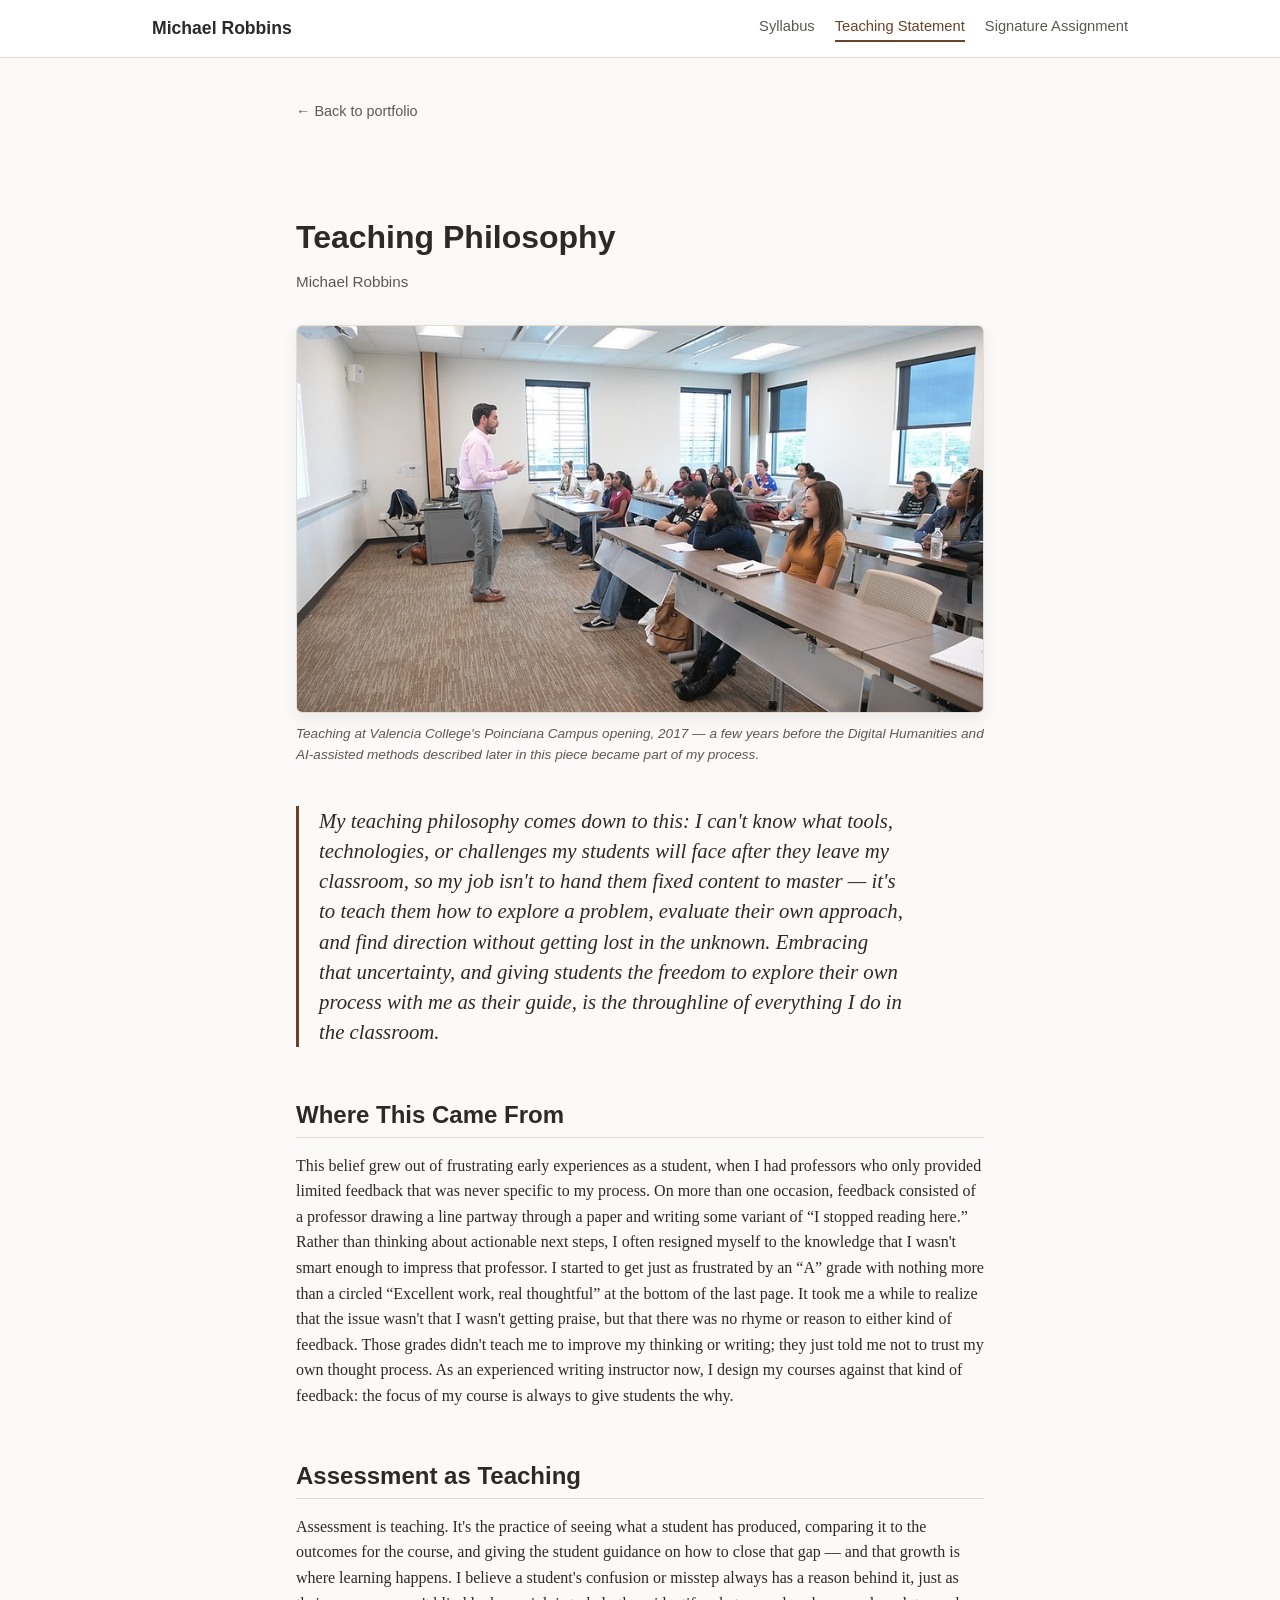
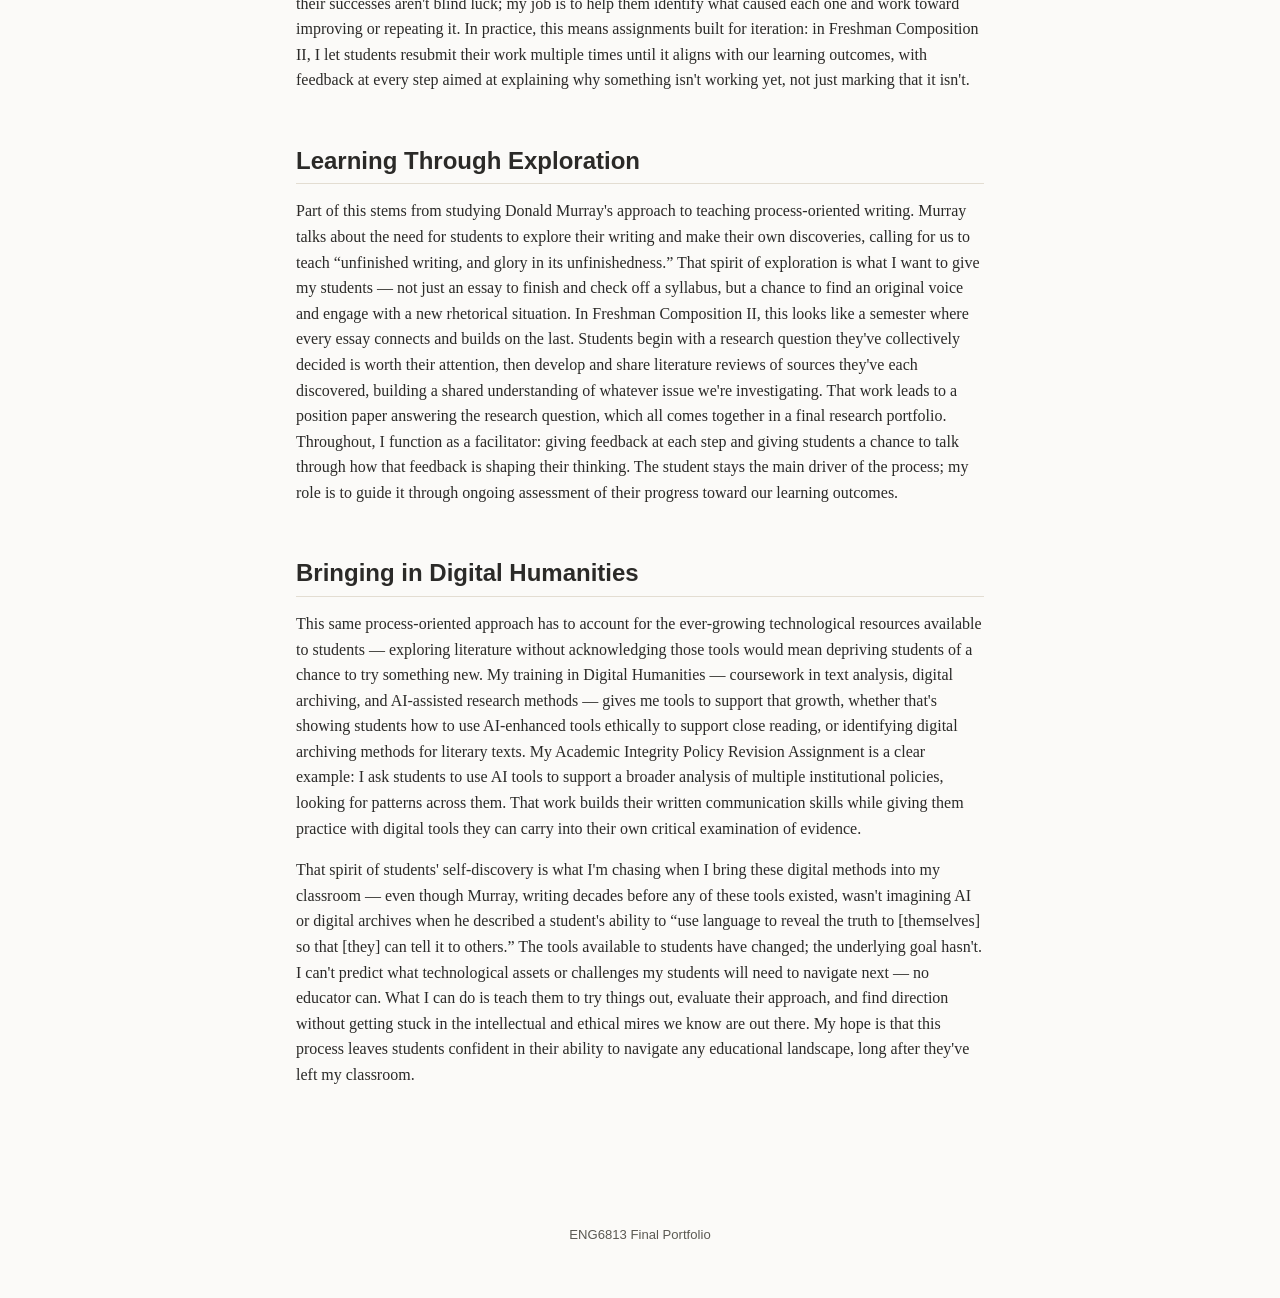
<file: teaching-statement.html>
<!doctype html>
<html lang="en">
<head>
  <meta charset="utf-8">
  <meta name="viewport" content="width=device-width, initial-scale=1">
  <title>Teaching Statement — Michael Robbins</title>
  <meta name="description" content="Michael Robbins's teaching philosophy: process-oriented writing instruction, feedback that explains the why, and student self-discovery.">
  <link rel="stylesheet" href="assets/style.css">
</head>
<body>

  <header class="site-header">
    <div class="site-header__inner">
      <a class="site-header__name" href="index.html">Michael Robbins</a>
      <nav class="site-nav" aria-label="Primary">
        <a href="syllabus.html">Syllabus</a>
        <a href="teaching-statement.html" aria-current="page">Teaching Statement</a>
        <a href="signature-assignment.html">Signature Assignment</a>
      </nav>
    </div>
  </header>

  <main class="page">
    <a class="back-link" href="index.html">&larr; Back to portfolio</a>

    <h1>Teaching Philosophy</h1>
    <p class="doc-byline">Michael Robbins</p>

    <figure class="doc-photo">
      <img src="images/Image Michael Robbins Teaching.jpg" alt="Michael Robbins teaching a composition class at Valencia College's Poinciana Campus opening">
      <figcaption>Teaching at Valencia College's Poinciana Campus opening, 2017 &mdash; a few years before the Digital Humanities and AI-assisted methods described later in this piece became part of my process.</figcaption>
    </figure>

    <blockquote class="pull-quote">
      <p>My teaching philosophy comes down to this: I can't know what tools, technologies, or challenges my students will face after they leave my classroom, so my job isn't to hand them fixed content to master &mdash; it's to teach them how to explore a problem, evaluate their own approach, and find direction without getting lost in the unknown. Embracing that uncertainty, and giving students the freedom to explore their own process with me as their guide, is the throughline of everything I do in the classroom.</p>
    </blockquote>

    <h2>Where This Came From</h2>

    <p>This belief grew out of frustrating early experiences as a student, when I had professors who only provided limited feedback that was never specific to my process. On more than one occasion, feedback consisted of a professor drawing a line partway through a paper and writing some variant of &ldquo;I stopped reading here.&rdquo; Rather than thinking about actionable next steps, I often resigned myself to the knowledge that I wasn't smart enough to impress that professor. I started to get just as frustrated by an &ldquo;A&rdquo; grade with nothing more than a circled &ldquo;Excellent work, real thoughtful&rdquo; at the bottom of the last page. It took me a while to realize that the issue wasn't that I wasn't getting praise, but that there was no rhyme or reason to either kind of feedback. Those grades didn't teach me to improve my thinking or writing; they just told me not to trust my own thought process. As an experienced writing instructor now, I design my courses against that kind of feedback: the focus of my course is always to give students the why.</p>

    <h2>Assessment as Teaching</h2>

    <p>Assessment is teaching. It's the practice of seeing what a student has produced, comparing it to the outcomes for the course, and giving the student guidance on how to close that gap &mdash; and that growth is where learning happens. I believe a student's confusion or misstep always has a reason behind it, just as their successes aren't blind luck; my job is to help them identify what caused each one and work toward improving or repeating it. In practice, this means assignments built for iteration: in Freshman Composition II, I let students resubmit their work multiple times until it aligns with our learning outcomes, with feedback at every step aimed at explaining why something isn't working yet, not just marking that it isn't.</p>

    <h2>Learning Through Exploration</h2>

    <p>Part of this stems from studying Donald Murray's approach to teaching process-oriented writing. Murray talks about the need for students to explore their writing and make their own discoveries, calling for us to teach &ldquo;unfinished writing, and glory in its unfinishedness.&rdquo; That spirit of exploration is what I want to give my students &mdash; not just an essay to finish and check off a syllabus, but a chance to find an original voice and engage with a new rhetorical situation. In Freshman Composition II, this looks like a semester where every essay connects and builds on the last. Students begin with a research question they've collectively decided is worth their attention, then develop and share literature reviews of sources they've each discovered, building a shared understanding of whatever issue we're investigating. That work leads to a position paper answering the research question, which all comes together in a final research portfolio. Throughout, I function as a facilitator: giving feedback at each step and giving students a chance to talk through how that feedback is shaping their thinking. The student stays the main driver of the process; my role is to guide it through ongoing assessment of their progress toward our learning outcomes.</p>

    <h2>Bringing in Digital Humanities</h2>

    <p>This same process-oriented approach has to account for the ever-growing technological resources available to students &mdash; exploring literature without acknowledging those tools would mean depriving students of a chance to try something new. My training in Digital Humanities &mdash; coursework in text analysis, digital archiving, and AI-assisted research methods &mdash; gives me tools to support that growth, whether that's showing students how to use AI-enhanced tools ethically to support close reading, or identifying digital archiving methods for literary texts. My Academic Integrity Policy Revision Assignment is a clear example: I ask students to use AI tools to support a broader analysis of multiple institutional policies, looking for patterns across them. That work builds their written communication skills while giving them practice with digital tools they can carry into their own critical examination of evidence.</p>

    <p>That spirit of students' self-discovery is what I'm chasing when I bring these digital methods into my classroom &mdash; even though Murray, writing decades before any of these tools existed, wasn't imagining AI or digital archives when he described a student's ability to &ldquo;use language to reveal the truth to [themselves] so that [they] can tell it to others.&rdquo; The tools available to students have changed; the underlying goal hasn't. I can't predict what technological assets or challenges my students will need to navigate next &mdash; no educator can. What I can do is teach them to try things out, evaluate their approach, and find direction without getting stuck in the intellectual and ethical mires we know are out there. My hope is that this process leaves students confident in their ability to navigate any educational landscape, long after they've left my classroom.</p>
  </main>

  <footer class="site-footer">
    <p>ENG6813 Final Portfolio</p>
  </footer>

</body>
</html>
</file>
<file: assets/style.css>
/* ===========================================================
   ENG6813 Portfolio — shared stylesheet
   =========================================================== */

:root {
  --color-bg: #fbfaf8;
  --color-surface: #ffffff;
  --color-text: #2b2a28;
  --color-text-muted: #5b5952;
  --color-border: #e3ddd2;
  --color-accent: #6b4226;
  --color-accent-light: #f1e6da;
  --color-link: #7a4a22;

  --credit-full-bg: #d9ead3;
  --credit-full-border: #93c47d;
  --credit-half-bg: #fff2cc;
  --credit-half-border: #e8c95c;
  --credit-none-bg: #f4cccc;
  --credit-none-border: #d97b7b;

  --callout-ai-bg: #fff2cc;
  --callout-ai-border: #e8c95c;
  --callout-deadline-bg: #d9e2f3;
  --callout-deadline-border: #9fb6de;
  --callout-sample-bg: #f3f3f3;
  --callout-sample-border: #c9c9c9;
  --callout-alt-bg: #ead9f3;
  --callout-alt-border: #b98fd4;

  --max-width: 46rem;
  --radius: 6px;
}

* {
  box-sizing: border-box;
}

.visually-hidden {
  position: absolute;
  width: 1px;
  height: 1px;
  padding: 0;
  margin: -1px;
  overflow: hidden;
  clip: rect(0, 0, 0, 0);
  white-space: nowrap;
  border: 0;
}

html {
  scroll-behavior: smooth;
}

body {
  margin: 0;
  font-family: "Iowan Old Style", "Palatino Linotype", Palatino, Georgia, serif;
  background: var(--color-bg);
  color: var(--color-text);
  line-height: 1.6;
  -webkit-font-smoothing: antialiased;
}

h1, h2, h3, h4 {
  font-family: "Avenir Next", "Segoe UI", Helvetica, Arial, sans-serif;
  color: var(--color-text);
  line-height: 1.25;
  margin-top: 2.2em;
  margin-bottom: 0.6em;
}

h1 { font-size: 2rem; }
h2 { font-size: 1.5rem; border-bottom: 1px solid var(--color-border); padding-bottom: 0.3em; }
h3 { font-size: 1.15rem; color: var(--color-accent); }
h4 { font-size: 1rem; text-transform: uppercase; letter-spacing: 0.04em; color: var(--color-text-muted); }

p { margin: 0 0 1em; }

a {
  color: var(--color-link);
  text-decoration-thickness: from-font;
}

a:hover { text-decoration-thickness: 2px; }

ul, ol {
  padding-left: 1.4em;
}

li {
  margin-bottom: 0.4em;
}

strong { color: var(--color-text); }

/* ---------- Site header / nav ---------- */

.site-header {
  background: var(--color-surface);
  border-bottom: 1px solid var(--color-border);
  position: sticky;
  top: 0;
  z-index: 20;
}

.site-header__inner {
  max-width: 64rem;
  margin: 0 auto;
  padding: 0.9rem 1.5rem;
  display: flex;
  flex-wrap: wrap;
  align-items: center;
  justify-content: space-between;
  gap: 0.75rem;
}

.site-header__name {
  font-family: "Avenir Next", "Segoe UI", Helvetica, Arial, sans-serif;
  font-weight: 700;
  font-size: 1.1rem;
  color: var(--color-text);
  text-decoration: none;
}

.site-nav {
  display: flex;
  flex-wrap: wrap;
  gap: 1.25rem;
  font-family: "Avenir Next", "Segoe UI", Helvetica, Arial, sans-serif;
  font-size: 0.92rem;
}

.site-nav a {
  color: var(--color-text-muted);
  text-decoration: none;
  padding-bottom: 2px;
  border-bottom: 2px solid transparent;
}

.site-nav a:hover,
.site-nav a[aria-current="page"] {
  color: var(--color-accent);
  border-bottom-color: var(--color-accent);
}

/* ---------- Page banner image ---------- */

.page-banner {
  display: block;
  width: 100%;
  max-height: 280px;
  object-fit: cover;
  object-position: center;
  border-bottom: 1px solid var(--color-border);
}

/* ---------- Page shell ---------- */

.page {
  max-width: var(--max-width);
  margin: 0 auto;
  padding: 2.5rem 1.5rem 5rem;
}

.page--wide {
  max-width: 52rem;
}

.doc-byline {
  color: var(--color-text-muted);
  font-family: "Avenir Next", "Segoe UI", Helvetica, Arial, sans-serif;
  font-size: 0.95rem;
  margin-top: -0.4em;
  margin-bottom: 2em;
}

.doc-photo {
  margin: 0 0 2.5em;
}

.doc-photo img {
  display: block;
  width: 100%;
  height: auto;
  border-radius: var(--radius);
  border: 1px solid var(--color-border);
  box-shadow: 0 6px 16px rgba(43, 42, 40, 0.08);
}

.doc-photo figcaption {
  margin-top: 0.7em;
  font-family: "Avenir Next", "Segoe UI", Helvetica, Arial, sans-serif;
  font-size: 0.85rem;
  color: var(--color-text-muted);
  font-style: italic;
}

.back-link {
  display: inline-block;
  margin-bottom: 1.5rem;
  font-family: "Avenir Next", "Segoe UI", Helvetica, Arial, sans-serif;
  font-size: 0.9rem;
  color: var(--color-text-muted);
  text-decoration: none;
}

.back-link:hover { color: var(--color-accent); }

/* ---------- In-page table of contents ---------- */

.toc {
  background: var(--color-surface);
  border: 1px solid var(--color-border);
  border-radius: var(--radius);
  padding: 1.1rem 1.4rem;
  margin: 1.5rem 0 2.5rem;
  font-family: "Avenir Next", "Segoe UI", Helvetica, Arial, sans-serif;
  font-size: 0.92rem;
}

.toc h2 {
  margin: 0 0 0.6em;
  font-size: 0.85rem;
  text-transform: uppercase;
  letter-spacing: 0.06em;
  color: var(--color-text-muted);
  border: none;
  padding: 0;
}

.toc ol {
  margin: 0;
  padding-left: 1.2em;
  columns: 1;
}

.toc a {
  text-decoration: none;
}

.toc a:hover { text-decoration: underline; }

/* ---------- Generic tables (grading breakdown, etc.) ---------- */

.data-table {
  width: 100%;
  border-collapse: collapse;
  margin: 1.5em 0;
  font-size: 0.95rem;
  background: var(--color-surface);
  border: 1px solid var(--color-border);
}

.data-table th,
.data-table td {
  text-align: left;
  padding: 0.65em 0.9em;
  border-bottom: 1px solid var(--color-border);
}

.data-table th {
  font-family: "Avenir Next", "Segoe UI", Helvetica, Arial, sans-serif;
  font-size: 0.85rem;
  text-transform: uppercase;
  letter-spacing: 0.04em;
  color: var(--color-text-muted);
  background: var(--color-accent-light);
}

.data-table td:last-child,
.data-table th:last-child {
  text-align: right;
  font-variant-numeric: tabular-nums;
}

.data-table tbody tr:nth-child(even) td {
  background: var(--callout-sample-bg);
}

.data-table tfoot td {
  font-weight: 700;
  border-top: 2px solid var(--color-border);
  border-bottom: none;
}

/* ---------- Callout boxes ---------- */

.callout {
  border: 1px solid var(--color-border);
  border-left-width: 5px;
  border-radius: var(--radius);
  padding: 1rem 1.2rem;
  margin: 1.4em 0;
}

.callout__label {
  display: block;
  font-family: "Avenir Next", "Segoe UI", Helvetica, Arial, sans-serif;
  font-weight: 700;
  font-size: 0.82rem;
  text-transform: uppercase;
  letter-spacing: 0.05em;
  margin-bottom: 0.5em;
}

.callout p:last-child { margin-bottom: 0; }

.callout--ai {
  background: var(--callout-ai-bg);
  border-color: var(--callout-ai-border);
}

.callout--deadline {
  background: var(--callout-deadline-bg);
  border-color: var(--callout-deadline-border);
}

.callout--sample {
  background: var(--callout-sample-bg);
  border-color: var(--callout-sample-border);
}

.callout--alt {
  background: var(--callout-alt-bg);
  border-color: var(--callout-alt-border);
}

/* ---------- Rubric tables ---------- */

.rubric {
  margin: 2em 0 2.5em;
  border: 1px solid var(--color-border);
  border-radius: var(--radius);
  overflow: hidden;
}

.rubric__header {
  background: var(--color-accent-light);
  padding: 0.9rem 1.2rem;
  border-bottom: 1px solid var(--color-border);
}

.rubric__header h4 {
  margin: 0 0 0.2em;
  color: var(--color-text);
  font-size: 1.02rem;
  text-transform: none;
  letter-spacing: normal;
}

.rubric__weight {
  font-family: "Avenir Next", "Segoe UI", Helvetica, Arial, sans-serif;
  font-size: 0.85rem;
  color: var(--color-text-muted);
}

.rubric__criterion {
  font-style: italic;
  color: var(--color-text-muted);
  margin: 0.3em 0 0;
  font-size: 0.92rem;
}

.rubric__levels {
  display: grid;
  grid-template-columns: 1fr;
}

.rubric__level {
  padding: 0.9rem 1.2rem;
  border-bottom: 1px solid var(--color-border);
  border-left: 6px solid transparent;
}

.rubric__level:last-child { border-bottom: none; }

.rubric__level-name {
  display: block;
  font-family: "Avenir Next", "Segoe UI", Helvetica, Arial, sans-serif;
  font-weight: 700;
  font-size: 0.88rem;
  margin-bottom: 0.3em;
}

.rubric__level-revise {
  display: block;
  margin-top: 0.5em;
  font-size: 0.9rem;
  color: var(--color-text-muted);
}

.rubric__level--full {
  background: var(--credit-full-bg);
  border-left-color: var(--credit-full-border);
}

.rubric__level--half {
  background: var(--credit-half-bg);
  border-left-color: var(--credit-half-border);
}

.rubric__level--none {
  background: var(--credit-none-bg);
  border-left-color: var(--credit-none-border);
}

@media (min-width: 40em) {
  .rubric__levels {
    grid-template-columns: repeat(3, 1fr);
  }
  .rubric__level {
    border-bottom: none;
    border-right: 1px solid var(--color-border);
  }
  .rubric__level:last-child { border-right: none; }
}

/* ---------- Weekly schedule (details/summary) ---------- */

.week {
  border: 1px solid var(--color-border);
  border-radius: var(--radius);
  margin-bottom: 0.75rem;
  background: var(--color-surface);
}

.week summary {
  cursor: pointer;
  padding: 0.8rem 1.1rem;
  font-family: "Avenir Next", "Segoe UI", Helvetica, Arial, sans-serif;
  font-weight: 700;
  font-size: 0.95rem;
  list-style: none;
}

.week summary::-webkit-details-marker { display: none; }

.week summary::before {
  content: "▸ ";
  color: var(--color-accent);
}

.week[open] summary::before {
  content: "▾ ";
}

.week__body {
  padding: 0 1.1rem 1.1rem;
  border-top: 1px solid var(--color-border);
}

.week__body h5 {
  font-family: "Avenir Next", "Segoe UI", Helvetica, Arial, sans-serif;
  font-size: 0.82rem;
  text-transform: uppercase;
  letter-spacing: 0.04em;
  color: var(--color-text-muted);
  margin: 1em 0 0.4em;
}

/* ---------- Landing page ---------- */

.hero {
  padding: 4rem 1.5rem 3rem;
  max-width: 48rem;
  margin: 0 auto;
  text-align: left;
}

.hero__eyebrow {
  font-family: "Avenir Next", "Segoe UI", Helvetica, Arial, sans-serif;
  text-transform: uppercase;
  letter-spacing: 0.08em;
  font-size: 0.85rem;
  color: var(--color-accent);
  margin-bottom: 0.6em;
}

.hero__identity {
  display: flex;
  align-items: center;
  gap: 1.5rem;
  flex-wrap: wrap;
}

.hero__photo {
  width: 96px;
  height: 96px;
  border-radius: 50%;
  object-fit: cover;
  border: 3px solid var(--color-surface);
  box-shadow: 0 0 0 1px var(--color-border), 0 6px 16px rgba(43, 42, 40, 0.12);
  flex-shrink: 0;
}

.hero h1 {
  margin-top: 0;
  font-size: 2.6rem;
}

.hero__identity h1 {
  margin-bottom: 0;
}

.hero__intro {
  font-size: 1.1rem;
  color: var(--color-text-muted);
  max-width: 40rem;
}

.hero__quote,
.pull-quote {
  margin: 1.75rem 0 2rem;
  padding-left: 1.25rem;
  border-left: 3px solid var(--color-accent);
  max-width: 38rem;
}

.hero__quote p,
.pull-quote p {
  margin: 0;
  font-size: 1.3rem;
  font-style: italic;
  line-height: 1.45;
  color: var(--color-text);
}

.doc-grid {
  max-width: 48rem;
  margin: 0 auto;
  padding: 0 1.5rem 5rem;
  display: grid;
  gap: 1.25rem;
  grid-template-columns: 1fr;
}

@media (min-width: 40em) {
  .doc-grid { grid-template-columns: repeat(3, 1fr); }
}

.doc-card {
  display: block;
  background: var(--color-surface);
  border: 1px solid var(--color-border);
  border-radius: var(--radius);
  padding: 1.5rem;
  text-decoration: none;
  color: var(--color-text);
  transition: border-color 0.15s ease, transform 0.15s ease;
}

.doc-card:hover {
  border-color: var(--color-accent);
  transform: translateY(-2px);
}

.doc-card__label {
  display: block;
  font-family: "Avenir Next", "Segoe UI", Helvetica, Arial, sans-serif;
  font-size: 0.78rem;
  text-transform: uppercase;
  letter-spacing: 0.05em;
  color: var(--color-accent);
  margin-bottom: 0.6em;
}

.doc-card h2 {
  margin: 0 0 0.5em;
  font-size: 1.15rem;
  border: none;
  padding: 0;
}

.doc-card p {
  margin: 0;
  font-size: 0.92rem;
  color: var(--color-text-muted);
}

/* ---------- Footer ---------- */

.site-footer {
  text-align: center;
  padding: 2.5rem 1.5rem;
  font-family: "Avenir Next", "Segoe UI", Helvetica, Arial, sans-serif;
  font-size: 0.82rem;
  color: var(--color-text-muted);
}

.site-footer__about {
  max-width: 34rem;
  margin: 0 auto 0.9em;
  font-size: 0.85rem;
  line-height: 1.5;
}

/* ---------- Print ---------- */

@media print {
  .site-header, .toc, .back-link, .site-footer { display: none; }
  .week { border: none; }
  .week__body { display: block !important; padding: 0; }
}
</file>
